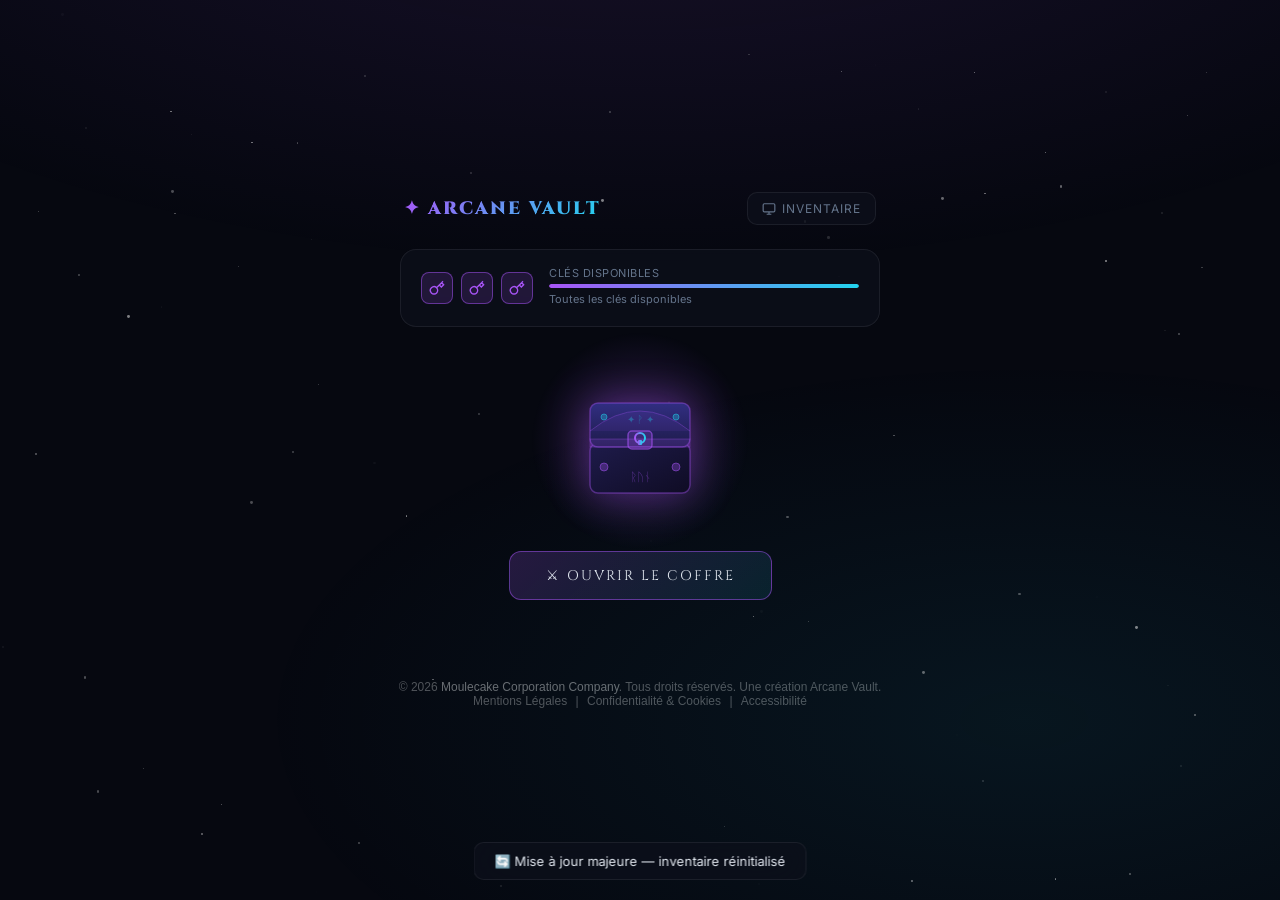
<file: Arcane Vault v1.4.html>
<!DOCTYPE html>
<html lang="fr">
<head>
<meta charset="UTF-8">
<meta name="viewport" content="width=device-width, initial-scale=1.0">
<title>Loot Box — Arcane Vault</title>
<link href="https://fonts.googleapis.com/css2?family=Cinzel:wght@400;600;900&family=Inter:wght@300;400;500;600&display=swap" rel="stylesheet">
<script src="data.js"></script>
<style>
:root {
  --bg: #060810;
  --surface: #0b0f1a;
  --glass: rgba(13,17,28,0.7);
  --border: rgba(255,255,255,0.07);
  --c-c: #94a3b8;
  --c-pc: #4ade80;
  --c-r: #22d3ee;
  --c-tr: #a855f7;
  --c-l: #f97316;
  --c-a: #e11d48;
  --text: #e2e8f0;
  --text-dim: #64748b;
  --radius: 16px;
  --t: 0.3s cubic-bezier(.4,0,.2,1);
}
*,*::before,*::after{box-sizing:border-box;margin:0;padding:0}
html,body{height:100%;overflow:hidden}
body{
  background:var(--bg);
  color:var(--text);
  font-family:'Inter',sans-serif;
  font-size:14px;
  display:flex;
  flex-direction:column;
  align-items:center;
  justify-content:center;
  min-height:100vh;
  overflow:hidden;
}
/* BG stars */
body::before{
  content:'';position:fixed;inset:0;
  background:
    radial-gradient(ellipse 80% 50% at 50% -20%,rgba(168,85,247,.12),transparent),
    radial-gradient(ellipse 60% 40% at 80% 80%,rgba(34,211,238,.07),transparent);
  pointer-events:none;z-index:0;
}
.stars{position:fixed;inset:0;pointer-events:none;z-index:0;}
.star{position:absolute;border-radius:50%;background:#fff;animation:twinkle var(--d,3s) ease-in-out infinite var(--delay,0s);}
@keyframes twinkle{0%,100%{opacity:.1;transform:scale(1)}50%{opacity:.7;transform:scale(1.3)}}

/* LAYOUT */
#app{position:relative;z-index:1;display:flex;flex-direction:column;align-items:center;gap:24px;width:100%;max-width:520px;padding:20px;}
/* HEADER */
header{display:flex;align-items:center;justify-content:space-between;width:100%;padding:0 4px;}
.logo{font-family:'Cinzel',serif;font-size:18px;font-weight:900;letter-spacing:2px;
  background:linear-gradient(135deg,#a855f7,#22d3ee);-webkit-background-clip:text;-webkit-text-fill-color:transparent;cursor:pointer;user-select:none;}
.header-right{display:flex;align-items:center;gap:10px;}
.inv-btn{background:var(--glass);border:1px solid var(--border);border-radius:10px;padding:8px 14px;
  color:var(--text-dim);cursor:pointer;font-size:12px;letter-spacing:1px;font-family:'Inter',sans-serif;
  display:flex;align-items:center;gap:6px;transition:var(--t);}
.inv-btn:hover{color:var(--text);border-color:rgba(168,85,247,.4);background:rgba(168,85,247,.1);}

/* KEYS PANEL */
.keys-panel{
  width:100%;background:var(--glass);border:1px solid var(--border);border-radius:var(--radius);
  padding:16px 20px;backdrop-filter:blur(20px);display:flex;align-items:center;gap:16px;
}
.keys-icons{display:flex;gap:8px;}
.key-icon{width:32px;height:32px;border-radius:8px;display:flex;align-items:center;justify-content:center;
  border:1px solid;transition:var(--t);}
.key-icon.active{background:rgba(168,85,247,.15);border-color:rgba(168,85,247,.5);color:#a855f7;}
.key-icon.inactive{background:rgba(255,255,255,.03);border-color:rgba(255,255,255,.07);color:var(--text-dim);}
.keys-info{flex:1;}
.keys-label{font-size:11px;color:var(--text-dim);letter-spacing:.5px;margin-bottom:4px;}
.timer-bar-wrap{height:4px;background:rgba(255,255,255,.06);border-radius:99px;overflow:hidden;}
.timer-bar{height:100%;background:linear-gradient(90deg,#a855f7,#22d3ee);border-radius:99px;transition:width 1s linear;}
.timer-text{font-size:11px;color:var(--text-dim);margin-top:4px;}

/* CHEST AREA */
.chest-area{position:relative;display:flex;flex-direction:column;align-items:center;gap:20px;width:100%;}
.chest-wrap{position:relative;display:flex;align-items:center;justify-content:center;width:180px;height:180px;}
.chest-glow{position:absolute;width:220px;height:220px;border-radius:50%;background:radial-gradient(circle,rgba(168,85,247,.25),transparent 70%);animation:breathe 3s ease-in-out infinite;pointer-events:none;}
@keyframes breathe{0%,100%{transform:scale(.9);opacity:.6}50%{transform:scale(1.1);opacity:1}}
#chest-svg{width:140px;height:140px;filter:drop-shadow(0 0 20px rgba(168,85,247,.4));cursor:pointer;transition:var(--t);}
#chest-svg.shake{animation:shake 1.5s cubic-bezier(.36,.07,.19,.97) both;}
@keyframes shake{
  0%,100%{transform:translateX(0) rotate(0)}
  10%{transform:translateX(-4px) rotate(-2deg)}
  20%{transform:translateX(4px) rotate(2deg)}
  30%{transform:translateX(-6px) rotate(-3deg)}
  40%{transform:translateX(6px) rotate(3deg)}
  50%{transform:translateX(-10px) rotate(-4deg)}
  60%{transform:translateX(10px) rotate(4deg)}
  70%{transform:translateX(-14px) rotate(-5deg)}
  80%{transform:translateX(14px) rotate(5deg)}
  90%{transform:translateX(-8px) rotate(-2deg)}
}
.open-btn{
  padding:14px 36px;border-radius:12px;border:1px solid rgba(168,85,247,.5);
  background:linear-gradient(135deg,rgba(168,85,247,.2),rgba(34,211,238,.1));
  color:var(--text);font-family:'Cinzel',serif;font-size:14px;letter-spacing:2px;
  cursor:pointer;transition:var(--t);position:relative;overflow:hidden;
}
.open-btn::before{content:'';position:absolute;inset:0;background:linear-gradient(135deg,rgba(168,85,247,.4),rgba(34,211,238,.2));opacity:0;transition:var(--t);}
.open-btn:hover::before{opacity:1;}
.open-btn:disabled{opacity:.35;cursor:not-allowed;pointer-events:none;}
.open-btn span{position:relative;z-index:1;}

/* FLASH */
#flash{position:fixed;inset:0;background:#fff;opacity:0;pointer-events:none;z-index:999;transition:opacity .1s;}

/* CARD REVEAL */
#card-area{width:100%;perspective:1000px;display:none;}
.card-flip{width:100%;transform-style:preserve-3d;transition:transform .7s cubic-bezier(.4,0,.2,1);transform:rotateY(90deg);}
.card-flip.flipped{transform:rotateY(0deg);}
.loot-card{
  width:100%;border-radius:var(--radius);padding:24px;
  background:var(--glass);backdrop-filter:blur(30px);
  border:1px solid var(--border);
  position:relative;overflow:hidden;
}
/* Rarity borders */
.loot-card.r-C{border-color:rgba(148,163,184,.3);box-shadow:0 0 20px rgba(148,163,184,.1);}
.loot-card.r-PC{border-color:rgba(74,222,128,.4);box-shadow:0 0 25px rgba(74,222,128,.15),inset 0 0 30px rgba(74,222,128,.05);}
.loot-card.r-R{border-color:rgba(34,211,238,.5);box-shadow:0 0 30px rgba(34,211,238,.2),inset 0 0 40px rgba(34,211,238,.08);}
.loot-card.r-TR{border-color:rgba(168,85,247,.7);box-shadow:0 0 40px rgba(168,85,247,.35),inset 0 0 60px rgba(168,85,247,.1);}
.loot-card.r-L{border-color:rgba(249,115,22,.8);box-shadow:0 0 60px rgba(249,115,22,.4),0 0 120px rgba(249,115,22,.2),inset 0 0 80px rgba(249,115,22,.1);}
/* Shimmer TR */
.loot-card.r-TR::before{content:'';position:absolute;inset:0;background:linear-gradient(105deg,transparent 40%,rgba(168,85,247,.12) 50%,transparent 60%);background-size:200% 100%;animation:shimmer 3s ease-in-out infinite;}
@keyframes shimmer{0%{background-position:200% 0}100%{background-position:-200% 0}}
/* Legendary fire */
.loot-card.r-L::before{content:'';position:absolute;inset:0;background:linear-gradient(105deg,transparent 35%,rgba(249,115,22,.18) 50%,rgba(251,191,36,.1) 55%,transparent 65%);background-size:300% 100%;animation:fire-shimmer 2s ease-in-out infinite;}
@keyframes fire-shimmer{0%{background-position:300% 0}100%{background-position:-300% 0}}
/* Particles L + A */
.particle{position:absolute;border-radius:50%;pointer-events:none;animation:float var(--d,4s) ease-in-out infinite var(--delay,0s);}
@keyframes float{0%{transform:translateY(0) translateX(0) scale(1);opacity:.8}50%{transform:translateY(-30px) translateX(var(--x,10px)) scale(1.3);opacity:.4}100%{transform:translateY(-60px) translateX(calc(var(--x,10px)*2)) scale(0);opacity:0}}
/* Artefact card */
.loot-card.r-A{
  border-color:rgba(225,29,72,.9);
  box-shadow:0 0 80px rgba(225,29,72,.5),0 0 160px rgba(225,29,72,.2),inset 0 0 100px rgba(225,29,72,.08);
  background:rgba(20,4,12,.85);
}
.loot-card.r-A::before{
  content:'';position:absolute;inset:0;
  background:linear-gradient(105deg,transparent 25%,rgba(225,29,72,.22) 40%,rgba(251,191,36,.15) 50%,rgba(168,85,247,.12) 60%,transparent 75%);
  background-size:400% 100%;animation:artefact-wave 1.8s linear infinite;
}
@keyframes artefact-wave{0%{background-position:400% 0}100%{background-position:-400% 0}}
.loot-card.r-A::after{
  content:'';position:absolute;inset:-1px;border-radius:var(--radius);
  background:linear-gradient(135deg,#fbbf24,#e11d48,#a855f7,#fbbf24);
  background-size:300% 300%;animation:border-burn 2s linear infinite;
  -webkit-mask:linear-gradient(#fff 0 0) content-box,linear-gradient(#fff 0 0);
  -webkit-mask-composite:xor;mask-composite:exclude;padding:1px;pointer-events:none;
}
@keyframes border-burn{0%{background-position:0% 50%}50%{background-position:100% 50%}100%{background-position:0% 50%}}
.card-name.artefact-glow{animation:artefact-pulse 1.2s ease-in-out infinite;}
@keyframes artefact-pulse{
  0%,100%{text-shadow:0 0 10px rgba(225,29,72,.6),0 0 20px rgba(225,29,72,.3)}
  50%{text-shadow:0 0 30px rgba(225,29,72,1),0 0 60px rgba(251,191,36,.7),0 0 100px rgba(168,85,247,.4)}
}
.rc-A{color:var(--c-a);}
/* Fragment chip */
.fragment-chip{
  display:inline-flex;align-items:center;gap:6px;padding:5px 10px;border-radius:8px;
  border:1px solid rgba(34,211,238,.3);background:rgba(34,211,238,.07);font-size:11px;color:var(--c-r);cursor:pointer;transition:var(--t);
}
.fragment-chip:hover{background:rgba(34,211,238,.15);}
/* Completion bar */
.completion-bar{padding:12px 20px;border-bottom:1px solid var(--border);}
.completion-label{font-size:11px;color:var(--text-dim);margin-bottom:6px;display:flex;justify-content:space-between;}
.completion-track{height:3px;background:rgba(255,255,255,.06);border-radius:99px;overflow:hidden;}
.completion-fill{height:100%;background:linear-gradient(90deg,#a855f7,#22d3ee);border-radius:99px;transition:width .5s ease;}
/* Recycle btn */
.recycle-btn{padding:3px 8px;border-radius:6px;border:1px solid rgba(34,211,238,.3);background:transparent;
  color:var(--c-r);font-size:10px;cursor:pointer;transition:var(--t);flex-shrink:0;}
.recycle-btn:hover{background:rgba(34,211,238,.1);}
/* Keys panel extra (fragments) */
.frag-info{font-size:11px;color:var(--text-dim);margin-top:4px;display:flex;align-items:center;gap:4px;}
.card-inner{position:relative;z-index:1;display:flex;flex-direction:column;gap:12px;}
.card-type-icon{width:48px;height:48px;border-radius:12px;display:flex;align-items:center;justify-content:center;background:rgba(255,255,255,.05);border:1px solid var(--border);}
.card-rarity{font-size:10px;letter-spacing:3px;font-weight:600;text-transform:uppercase;}
.card-name{font-family:'Cinzel',serif;font-size:22px;font-weight:700;line-height:1.2;}
.card-name.legendary-glow{animation:legendary-pulse 1.5s ease-in-out infinite;}
@keyframes legendary-pulse{0%,100%{text-shadow:0 0 10px rgba(249,115,22,.5)}50%{text-shadow:0 0 30px rgba(249,115,22,1),0 0 60px rgba(251,191,36,.5)}}
.card-type{font-size:12px;color:var(--text-dim);display:flex;align-items:center;gap:6px;}
.card-link{margin-top:4px;padding:10px 16px;border-radius:10px;border:1px solid var(--border);background:rgba(255,255,255,.04);
  color:var(--text-dim);font-size:12px;cursor:pointer;text-decoration:none;display:inline-flex;align-items:center;gap:6px;transition:var(--t);}
.card-link:hover{color:var(--text);border-color:rgba(255,255,255,.15);}
.again-btn{
  width:100%;padding:12px;border-radius:12px;border:1px solid var(--border);
  background:rgba(255,255,255,.04);color:var(--text-dim);font-family:'Inter',sans-serif;
  font-size:13px;cursor:pointer;transition:var(--t);margin-top:8px;
}
.again-btn:hover{background:rgba(255,255,255,.08);color:var(--text);}
/* RARITY COLORS */
.rc-C{color:var(--c-c);}
.rc-PC{color:var(--c-pc);}
.rc-R{color:var(--c-r);}
.rc-TR{color:var(--c-tr);}
.rc-L{color:var(--c-l);}

/* SIDEBAR */
#sidebar{
  position:fixed;top:0;right:-420px;width:380px;height:100vh;
  background:rgba(6,8,16,.97);border-left:1px solid var(--border);
  backdrop-filter:blur(40px);z-index:200;transition:right .4s cubic-bezier(.4,0,.2,1);
  display:flex;flex-direction:column;
}
#sidebar.open{right:0;}
.sidebar-header{padding:20px;border-bottom:1px solid var(--border);display:flex;align-items:center;justify-content:space-between;}
.sidebar-title{font-family:'Cinzel',serif;font-size:16px;font-weight:700;}
.close-btn{width:32px;height:32px;border-radius:8px;border:1px solid var(--border);background:rgba(255,255,255,.04);
  display:flex;align-items:center;justify-content:center;cursor:pointer;color:var(--text-dim);transition:var(--t);}
.close-btn:hover{color:var(--text);background:rgba(255,255,255,.08);}
.search-wrap{padding:12px 20px;border-bottom:1px solid var(--border);}
.search-input{width:100%;background:rgba(255,255,255,.05);border:1px solid var(--border);border-radius:10px;
  padding:9px 14px;color:var(--text);font-family:'Inter',sans-serif;font-size:13px;outline:none;transition:var(--t);}
.search-input:focus{border-color:rgba(168,85,247,.4);background:rgba(168,85,247,.05);}
.search-input::placeholder{color:var(--text-dim);}
.sidebar-tabs{display:flex;gap:4px;padding:12px 20px;border-bottom:1px solid var(--border);flex-wrap:wrap;}
.tab-btn{padding:5px 10px;border-radius:8px;border:1px solid var(--border);background:transparent;
  color:var(--text-dim);font-size:11px;cursor:pointer;transition:var(--t);font-family:'Inter',sans-serif;letter-spacing:.5px;}
.tab-btn.active,.tab-btn:hover{background:rgba(255,255,255,.07);color:var(--text);}
.inv-list{flex:1;overflow-y:auto;padding:12px 20px;display:flex;flex-direction:column;gap:6px;}
.inv-list::-webkit-scrollbar{width:4px;}
.inv-list::-webkit-scrollbar-track{background:transparent;}
.inv-list::-webkit-scrollbar-thumb{background:rgba(255,255,255,.1);border-radius:99px;}
.inv-item{padding:10px 14px;border-radius:10px;border:1px solid var(--border);background:rgba(255,255,255,.03);
  cursor:pointer;transition:var(--t);display:flex;align-items:center;gap:10px;}
.inv-item:hover{background:rgba(255,255,255,.07);border-color:rgba(255,255,255,.12);}
.inv-dot{width:6px;height:6px;border-radius:50%;flex-shrink:0;}
.inv-name{flex:1;font-size:13px;}
.inv-count{font-size:11px;color:var(--text-dim);font-weight:600;}
.inv-empty{text-align:center;color:var(--text-dim);padding:40px 20px;font-size:13px;line-height:1.8;}
.inv-stats{padding:12px 20px;border-top:1px solid var(--border);display:grid;grid-template-columns:repeat(6,1fr);gap:4px;}
.stat-chip{border-radius:8px;padding:6px 4px;text-align:center;border:1px solid var(--border);background:rgba(255,255,255,.02);}
.stat-num{font-size:14px;font-weight:700;display:block;}
.stat-lbl{font-size:9px;color:var(--text-dim);letter-spacing:.5px;}

/* SIDEBAR OVERLAY */
#overlay{position:fixed;inset:0;background:rgba(0,0,0,.5);z-index:199;display:none;}
#overlay.show{display:block;}

/* MJ PANEL */
#mj-panel{
  position:fixed;bottom:20px;left:20px;z-index:300;
  background:rgba(6,8,16,.95);border:1px solid rgba(249,115,22,.3);border-radius:var(--radius);
  padding:16px;width:220px;backdrop-filter:blur(30px);display:none;
}
#mj-panel.show{display:block;}
.mj-title{font-family:'Cinzel',serif;font-size:11px;color:var(--c-l);letter-spacing:2px;margin-bottom:12px;}
.mj-btn{width:100%;padding:9px;border-radius:8px;border:1px solid rgba(249,115,22,.3);background:rgba(249,115,22,.08);
  color:var(--c-l);font-size:12px;cursor:pointer;margin-bottom:6px;transition:var(--t);font-family:'Inter',sans-serif;}
.mj-btn:hover{background:rgba(249,115,22,.15);}
.mj-toggle{display:flex;align-items:center;justify-content:space-between;font-size:12px;color:var(--text-dim);padding:4px 0;}
.toggle-switch{position:relative;width:36px;height:20px;}
.toggle-switch input{opacity:0;width:0;height:0;}
.toggle-slider{position:absolute;inset:0;background:rgba(255,255,255,.1);border-radius:99px;cursor:pointer;transition:var(--t);}
.toggle-slider::before{content:'';position:absolute;width:14px;height:14px;left:3px;top:3px;background:#fff;border-radius:50%;transition:var(--t);}
.toggle-switch input:checked+.toggle-slider{background:var(--c-l);}
.toggle-switch input:checked+.toggle-slider::before{transform:translateX(16px);}

/* SECRET TRIGGER */
#secret-zone{position:fixed;bottom:8px;right:8px;width:24px;height:24px;z-index:500;cursor:pointer;opacity:0;}

/* MODAL */
#modal{position:fixed;inset:0;z-index:400;display:none;align-items:center;justify-content:center;background:rgba(0,0,0,.8);backdrop-filter:blur(8px);}
#modal.show{display:flex;}
.modal-box{background:var(--surface);border:1px solid var(--border);border-radius:var(--radius);padding:28px;width:300px;}
.modal-title{font-family:'Cinzel',serif;font-size:14px;margin-bottom:16px;color:var(--c-l);}
.modal-input{width:100%;background:rgba(255,255,255,.05);border:1px solid var(--border);border-radius:10px;
  padding:10px 14px;color:var(--text);font-size:16px;letter-spacing:4px;text-align:center;outline:none;font-family:'Inter',sans-serif;}
.modal-input:focus{border-color:rgba(249,115,22,.5);}
.modal-btns{display:flex;gap:8px;margin-top:14px;}
.modal-btn{flex:1;padding:10px;border-radius:10px;border:1px solid var(--border);background:rgba(255,255,255,.04);
  color:var(--text);font-size:13px;cursor:pointer;transition:var(--t);font-family:'Inter',sans-serif;}
.modal-btn.confirm{background:rgba(249,115,22,.15);border-color:rgba(249,115,22,.3);color:var(--c-l);}
.modal-btn:hover{background:rgba(255,255,255,.08);}
.modal-btn.confirm:hover{background:rgba(249,115,22,.25);}

/* TOAST */
#toast{position:fixed;bottom:20px;left:50%;transform:translateX(-50%) translateY(80px);
  background:var(--glass);border:1px solid var(--border);border-radius:10px;padding:10px 20px;
  font-size:13px;z-index:600;transition:transform .3s cubic-bezier(.4,0,.2,1);backdrop-filter:blur(20px);white-space:nowrap;}
#toast.show{transform:translateX(-50%) translateY(0);}

/* FOOTER */
/* Style du Footer */
.legal-footer {
    text-align: center;
    padding: 20px 10px;
    font-size: 0.75rem;
    color: rgba(255, 255, 255, 0.3);
    font-family: sans-serif;
    margin-top: 40px;
}
.legal-footer a {
    color: rgba(255, 255, 255, 0.4);
    text-decoration: none;
    transition: color 0.2s;
}
.legal-footer a:hover {
    color: var(--rarity-L, #ffaa00);
}
.legal-links span {
    cursor: pointer;
    margin: 0 5px;
    transition: color 0.2s;
}
.legal-links span:hover {
    color: rgba(255, 255, 255, 0.7);
}

/* Style de la Pop-up Juridique */
.legal-modal {
    position: fixed;
    top: 0;
    left: 0;
    width: 100vw;
    height: 100vh;
    background: rgba(0, 0, 0, 0.7);
    backdrop-filter: blur(8px);
    -webkit-backdrop-filter: blur(8px);
    display: flex;
    align-items: center;
    justify-content: center;
    z-index: 10000;
}
.legal-modal-content {
    background: rgba(20, 20, 25, 0.8);
    border: 1px solid rgba(255, 255, 255, 0.1);
    border-radius: 12px;
    padding: 25px;
    width: 90%;
    max-width: 500px;
    position: relative;
    box-shadow: 0 20px 40px rgba(0,0,0,0.5);
    color: rgba(255, 255, 255, 0.8);
    font-family: sans-serif;
}
.legal-modal-close {
    position: absolute;
    top: 15px;
    right: 15px;
    cursor: pointer;
    font-size: 1.2rem;
    color: rgba(255, 255, 255, 0.4);
    transition: color 0.2s;
}
.legal-modal-close:hover {
    color: white;
}


</style>
</head>
<body>

<div class="stars" id="stars"></div>
<div id="flash"></div>

<div id="app">
  <header>
    <div class="logo" id="logo-click">✦ ARCANE VAULT</div>
    <div class="header-right">
      <button class="inv-btn" onclick="openSidebar()">
        <svg width="14" height="14" viewBox="0 0 24 24" fill="none" stroke="currentColor" stroke-width="2"><rect x="2" y="3" width="20" height="14" rx="2"/><path d="M8 21h8M12 17v4"/></svg>
        INVENTAIRE
      </button>
    </div>
  </header>

  <div class="keys-panel">
    <div class="keys-icons" id="keys-icons"></div>
    <div class="keys-info">
      <div class="keys-label">CLÉS DISPONIBLES</div>
      <div class="timer-bar-wrap"><div class="timer-bar" id="timer-bar" style="width:0%"></div></div>
      <div class="timer-text" id="timer-text">—</div>
      <div class="frag-info" id="frag-info"></div>
    </div>
  </div>

  <div class="chest-area">
    <div id="chest-wrap" class="chest-wrap">
      <div class="chest-glow" id="chest-glow"></div>
      <svg id="chest-svg" viewBox="0 0 140 140" fill="none" xmlns="http://www.w3.org/2000/svg">
        <defs>
          <linearGradient id="cg1" x1="0" y1="0" x2="1" y2="1"><stop stop-color="#1e1b4b"/><stop offset="1" stop-color="#0f0c24"/></linearGradient>
          <linearGradient id="cg2" x1="0" y1="0" x2="0" y2="1"><stop stop-color="#312e81"/><stop offset="1" stop-color="#1e1b4b"/></linearGradient>
          <linearGradient id="cg3" x1="0" y1="0" x2="1" y2="0"><stop stop-color="#a855f7"/><stop offset="1" stop-color="#22d3ee"/></linearGradient>
        </defs>
        <!-- Base -->
        <rect x="20" y="72" width="100" height="50" rx="8" fill="url(#cg1)" stroke="rgba(168,85,247,0.4)" stroke-width="1.5"/>
        <!-- Lid -->
        <rect x="20" y="32" width="100" height="44" rx="8" fill="url(#cg2)" stroke="rgba(168,85,247,0.4)" stroke-width="1.5"/>
        <!-- Lid arch -->
        <path d="M20 60 Q70 20 120 60" fill="rgba(168,85,247,0.08)" stroke="rgba(168,85,247,0.3)" stroke-width="1"/>
        <!-- Band -->
        <rect x="20" y="68" width="100" height="8" fill="rgba(168,85,247,0.15)" stroke="rgba(168,85,247,0.3)" stroke-width="1"/>
        <!-- Lock -->
        <rect x="58" y="60" width="24" height="18" rx="4" fill="rgba(168,85,247,0.2)" stroke="rgba(168,85,247,0.6)" stroke-width="1.5"/>
        <circle cx="70" cy="67" r="5" fill="none" stroke="url(#cg3)" stroke-width="2"/>
        <rect x="68" y="69" width="4" height="5" rx="1" fill="url(#cg3)"/>
        <!-- Studs -->
        <circle cx="34" cy="96" r="4" fill="rgba(168,85,247,0.3)" stroke="rgba(168,85,247,0.5)" stroke-width="1"/>
        <circle cx="106" cy="96" r="4" fill="rgba(168,85,247,0.3)" stroke="rgba(168,85,247,0.5)" stroke-width="1"/>
        <circle cx="34" cy="46" r="3" fill="rgba(34,211,238,0.3)" stroke="rgba(34,211,238,0.5)" stroke-width="1"/>
        <circle cx="106" cy="46" r="3" fill="rgba(34,211,238,0.3)" stroke="rgba(34,211,238,0.5)" stroke-width="1"/>
        <!-- Runes -->
        <text x="70" y="110" text-anchor="middle" fill="rgba(168,85,247,0.4)" font-size="12" font-family="serif">ᚱᚢᚾ</text>
        <text x="70" y="52" text-anchor="middle" fill="rgba(34,211,238,0.35)" font-size="10" font-family="serif">✦ ᚹ ✦</text>
      </svg>
    </div>
    <button class="open-btn" id="open-btn" onclick="openChest()">
      <span>⚔ OUVRIR LE COFFRE</span>
    </button>
  </div>

  <div id="card-area">
    <div class="card-flip" id="card-flip">
      <div class="loot-card" id="loot-card">
        <div class="card-inner" id="card-inner"></div>
      </div>
    </div>
    <button class="again-btn" id="again-btn" onclick="resetToChest()">↩ Ouvrir un autre coffre</button>
  </div>
</div>

<!-- Sidebar -->
<div id="overlay" onclick="closeSidebar()"></div>
<div id="sidebar">
  <div class="sidebar-header">
    <span class="sidebar-title">✦ Inventaire</span>
    <button class="close-btn" onclick="closeSidebar()">✕</button>
  </div>
  <div class="completion-bar">
    <div class="completion-label">
      <span id="completion-text">Collection : 0 / 0</span>
      <span id="completion-pct">0%</span>
    </div>
    <div class="completion-track"><div class="completion-fill" id="completion-fill" style="width:0%"></div></div>
  </div>
  <div class="search-wrap">
    <input class="search-input" id="search-input" placeholder="Rechercher un objet…" oninput="renderInventory()">
  </div>
  <div class="sidebar-tabs" id="sidebar-tabs"></div>
  <div class="inv-list" id="inv-list"></div>
  <div class="inv-stats" id="inv-stats"></div>
</div>

<!-- Modal MJ -->
<div id="modal">
  <div class="modal-box">
    <div class="modal-title">⚿ CODE MAÎTRE</div>
    <input class="modal-input" id="mj-input" type="password" maxlength="4" placeholder="····" oninput="checkMJCode()">
    <div class="modal-btns">
      <button class="modal-btn" onclick="closeModal()">Annuler</button>
    </div>
  </div>
</div>

<!-- MJ Panel -->
<div id="mj-panel">
  <div class="mj-title">⚙ MODE MAÎTRE DU JEU</div>
  <button class="mj-btn" onclick="mjResetKeys()">⚿ Recharger les 3 Clés</button>
  <div class="mj-toggle">
    <span>Forcer Artefact</span>
    <label class="toggle-switch">
      <input type="checkbox" id="force-legendary" onchange="updateForceLegendary()">
      <span class="toggle-slider"></span>
    </label>
  </div>
</div>

<div id="secret-zone" id="secret-zone"></div>
<div id="toast"></div>


<!-- FOOTER JURIDIQUE DISCRET -->

<footer class="legal-footer">
    <p>© 2026 <a href="https://bolt.host" target="_blank">Moulecake Corporation Company</a>. Tous droits réservés. Une création Arcane Vault.</p>
    <div class="legal-links">
        <span onclick="openLegalModal('mentions')">Mentions Légales</span> | 
        <span onclick="openLegalModal('confidentialite')">Confidentialité & Cookies</span> | 
        <span onclick="openLegalModal('accessibilite')">Accessibilité</span>
    </div>
</footer>

<!-- MODALE JURIDIQUE UNIQUE -->
<div id="legal-modal" class="legal-modal" style="display: none;">
    <div class="legal-modal-content">
        <span class="legal-modal-close" onclick="closeLegalModal()">✕</span>
        <h3 id="legal-modal-title" style="margin-top: 0; color: var(--rarity-A, #ff4a4a);">Titre</h3>
        <div id="legal-modal-body" style="line-height: 1.6; font-size: 0.9rem; max-height: 60vh; overflow-y: auto;">
            Texte...
        </div>
    </div>
</div>

<script>
// ============================================================
// DEMO DATA — Remplacez par votre fichier data.js
// ============================================================


// ============================================================
// VERSIONING — Modifiez le chiffre AVANT le point pour reset total,
// le chiffre APRÈS pour reset des clés uniquement.
// ============================================================
const CURRENT_VERSION = "1.4";

// DROP RATES — C:40 | PC:25 | R:20 | TR:8 | L:5 | A:2
const DROP_RATES = { C:40, PC:25, R:20, TR:8, L:5, A:2 };
// Ordre de fallback si pool vide (du plus rare vers le plus commun)
const RARITY_FALLBACK = ['A','L','TR','R','PC','C'];

const MAX_KEYS = 3;
const REGEN_MS = 4 * 60 * 60 * 1000;
const FRAGS_PER_KEY = 5;
const LSKEY = 'arcane-vault';

// ============================================================
// WEB AUDIO API
// ============================================================
let audioCtx = null;
function getAudioCtx(){ if(!audioCtx) audioCtx = new (window.AudioContext||window.webkitAudioContext)(); return audioCtx; }

let shakeInterval = null;
function playClickSound(){
  // Tension croissante : clics de plus en plus rapides
  try{
    const ctx = getAudioCtx();
    let t = ctx.currentTime;
    let interval = 0.22;
    for(let i=0;i<8;i++){
      const o=ctx.createOscillator(), g=ctx.createGain();
      o.connect(g); g.connect(ctx.destination);
      o.type='square'; o.frequency.value=120+i*15;
      g.gain.setValueAtTime(0,t); g.gain.linearRampToValueAtTime(0.08,t+0.01); g.gain.linearRampToValueAtTime(0,t+0.05);
      o.start(t); o.stop(t+0.06);
      t += interval;
      interval = Math.max(0.06, interval*0.78);
    }
  }catch(e){}
}

function playImpactSound(){
  try{
    const ctx = getAudioCtx();
    const t = ctx.currentTime;
    // Sub-bass thump
    const o=ctx.createOscillator(), g=ctx.createGain();
    const dist=ctx.createWaveShaper();
    const curve=new Float32Array(256);
    for(let i=0;i<256;i++){ const x=i*2/256-1; curve[i]=x*(Math.PI+400)/(Math.PI+400*Math.abs(x)); }
    dist.curve=curve;
    o.connect(dist); dist.connect(g); g.connect(ctx.destination);
    o.type='sine'; o.frequency.setValueAtTime(80,t); o.frequency.exponentialRampToValueAtTime(20,t+0.4);
    g.gain.setValueAtTime(0.9,t); g.gain.exponentialRampToValueAtTime(0.001,t+0.4);
    o.start(t); o.stop(t+0.5);
    // Crack noise
    const buf=ctx.createBuffer(1,ctx.sampleRate*0.1,ctx.sampleRate);
    const d=buf.getChannelData(0);
    for(let i=0;i<d.length;i++) d[i]=(Math.random()*2-1);
    const src=ctx.createBufferSource(), gn=ctx.createGain();
    src.buffer=buf; gn.gain.setValueAtTime(0.4,t); gn.gain.exponentialRampToValueAtTime(0.001,t+0.08);
    src.connect(gn); gn.connect(ctx.destination);
    src.start(t);
  }catch(e){}
}

function playRevealSound(rarity){
  try{
    const ctx = getAudioCtx();
    let t = ctx.currentTime + 0.05;
    const isHighTier = rarity==='L'||rarity==='A';
    // Arpège ascendant, plus complexe pour L/A
    const scales = {
      C:[261,330,392], PC:[261,330,392,523], R:[293,370,440,587],
      TR:[311,415,523,622,830], L:[329,415,523,659,830,1046,1319], A:[277,370,466,587,740,932,1175,1480]
    };
    const notes = scales[rarity]||scales['C'];
    notes.forEach((freq,i)=>{
      const o=ctx.createOscillator(), g=ctx.createGain();
      o.connect(g); g.connect(ctx.destination);
      o.type = isHighTier ? 'sine' : 'triangle';
      o.frequency.value=freq;
      const delay = i*0.08*(isHighTier?0.9:1);
      g.gain.setValueAtTime(0,t+delay);
      g.gain.linearRampToValueAtTime(isHighTier?0.18:0.12,t+delay+0.02);
      g.gain.exponentialRampToValueAtTime(0.001,t+delay+(isHighTier?0.8:0.5));
      o.start(t+delay); o.stop(t+delay+(isHighTier?0.9:0.6));
    });
    // Pour A: harmonie supplémentaire
    if(rarity==='A'){
      setTimeout(()=>{
        try{
          const ctx2=getAudioCtx(), t2=ctx2.currentTime+0.1;
          [277,554,1108].forEach((f,i)=>{
            const o=ctx2.createOscillator(),g=ctx2.createGain();
            o.connect(g);g.connect(ctx2.destination);
            o.type='sine';o.frequency.value=f;
            g.gain.setValueAtTime(0,t2+i*0.1);
            g.gain.linearRampToValueAtTime(0.1,t2+i*0.1+0.03);
            g.gain.exponentialRampToValueAtTime(0.001,t2+i*0.1+1.2);
            o.start(t2+i*0.1);o.stop(t2+i*0.1+1.3);
          });
        }catch(e){}
      },400);
    }
  }catch(e){}
}

// ============================================================
// STATE
// ============================================================
let state = {
  version: CURRENT_VERSION,
  keys: MAX_KEYS,
  lastRegen: Date.now(),
  inventory: {},
  fragments: 0,
  forceLegendary: false,
  mjActive: false
};

function saveState(){ localStorage.setItem(LSKEY, JSON.stringify(state)); }

function loadState(){
  const raw = localStorage.getItem(LSKEY);
  if(!raw){ saveState(); return; }
  try{
    const saved = JSON.parse(raw);
    const sv = saved.version||'0.0';
    const [smaj,smin] = sv.split('.').map(Number);
    const [cmaj,cmin] = CURRENT_VERSION.split('.').map(Number);
    if(smaj !== cmaj){
      // RESET TOTAL
      state.keys=MAX_KEYS; state.lastRegen=Date.now();
      state.inventory={}; state.fragments=0;
      state.version=CURRENT_VERSION; saveState();
      setTimeout(()=>showToast('🔄 Mise à jour majeure — inventaire réinitialisé'),500);
    } else {
      state = Object.assign(state, saved);
      state.version = CURRENT_VERSION;
      if(smin !== cmin){
        // Reset clés uniquement, conserve inventaire
        state.keys=MAX_KEYS; state.lastRegen=Date.now();
        saveState();
        setTimeout(()=>showToast('⚿ Mise à jour — clés rechargées, inventaire conservé'),500);
      }
    }
  }catch(e){ saveState(); }
}

// ============================================================
// REGEN
// ============================================================
function processRegen(){
  const now = Date.now();
  const elapsed = now - state.lastRegen;
  const charges = Math.floor(elapsed / REGEN_MS);
  if(charges > 0 && state.keys < MAX_KEYS){
    state.keys = Math.min(MAX_KEYS, state.keys + charges);
    state.lastRegen += charges * REGEN_MS;
    if(state.keys >= MAX_KEYS) state.lastRegen = now;
    saveState();
  }
}

function updateTimer(){
  processRegen();
  const keysEl = document.getElementById('keys-icons');
  const bar = document.getElementById('timer-bar');
  const txt = document.getElementById('timer-text');
  const fragEl = document.getElementById('frag-info');

  // Draw keys (can exceed MAX_KEYS via fragments)
  keysEl.innerHTML='';
  const displayMax = Math.max(MAX_KEYS, state.keys);
  for(let i=0;i<displayMax;i++){
    const d=document.createElement('div');
    d.className='key-icon '+(i<state.keys?'active':'inactive');
    d.innerHTML=`<svg width="16" height="16" viewBox="0 0 24 24" fill="none" stroke="currentColor" stroke-width="2"><path d="M21 2l-2 2m-7.61 7.61a5.5 5.5 0 1 1-7.778 7.778 5.5 5.5 0 0 1 7.777-7.777zm0 0L15.5 7.5m0 0l3 3L22 7l-3-3m-3.5 3.5L19 4"/></svg>`;
    keysEl.appendChild(d);
  }

  // Timer
  if(state.keys >= MAX_KEYS){
    bar.style.width='100%';
    txt.textContent='Toutes les clés disponibles';
  } else {
    const elapsed = Date.now() - state.lastRegen;
    const remaining = REGEN_MS - elapsed;
    bar.style.width=Math.min(100,(elapsed/REGEN_MS)*100)+'%';
    const h=Math.floor(remaining/3600000);
    const m=Math.floor((remaining%3600000)/60000);
    const s=Math.floor((remaining%60000)/1000);
    txt.textContent=`Prochaine clé dans ${h}h ${m.toString().padStart(2,'0')}m ${s.toString().padStart(2,'0')}s`;
  }

  // Fragments
  fragEl.innerHTML = state.fragments>0
    ? `<svg width="10" height="10" viewBox="0 0 24 24" fill="var(--c-r)" style="flex-shrink:0"><polygon points="12 2 15.09 8.26 22 9.27 17 14.14 18.18 21.02 12 17.77 5.82 21.02 7 14.14 2 9.27 8.91 8.26 12 2"/></svg>
       <span style="color:var(--c-r)">${state.fragments}/${FRAGS_PER_KEY} fragments</span>`
    : '';
}

// ============================================================
// STARS
// ============================================================
function initStars(){
  const c=document.getElementById('stars');
  for(let i=0;i<80;i++){
    const s=document.createElement('div');
    s.className='star';
    const sz=Math.random()*2+1;
    s.style.cssText=`width:${sz}px;height:${sz}px;top:${Math.random()*100}%;left:${Math.random()*100}%;--d:${2+Math.random()*4}s;--delay:${-Math.random()*4}s;opacity:${Math.random()*.5}`;
    c.appendChild(s);
  }
}

// ============================================================
// RARITY TABLES
// ============================================================
const RARITY_LABELS = { C:'Commun', PC:'Peu Commun', R:'Rare', TR:'Très Rare', L:'Légendaire', A:'Artefact' };
const RARITY_COLORS = { C:'var(--c-c)', PC:'var(--c-pc)', R:'var(--c-r)', TR:'var(--c-tr)', L:'var(--c-l)', A:'var(--c-a)' };
const RARITY_DOTS   = { C:'#94a3b8', PC:'#4ade80', R:'#22d3ee', TR:'#a855f7', L:'#f97316', A:'#e11d48' };

function rollRarity(){
  const r=Math.random()*100; let cumul=0;
  for(const [k,v] of Object.entries(DROP_RATES)){ cumul+=v; if(r<=cumul) return k; }
  return 'C';
}

function rollLoot(rarity){
  // Fallback cascade si pool vide pour cette rareté
  const idx = RARITY_FALLBACK.indexOf(rarity);
  const candidates = idx>=0 ? RARITY_FALLBACK.slice(idx) : [rarity,'C'];
  for(const r of candidates){
    const pool = loots.filter(l=>l.split('|')[3]===r);
    if(pool.length) return pool[Math.floor(Math.random()*pool.length)];
  }
  return loots[Math.floor(Math.random()*loots.length)];
}

// ============================================================
// TYPE ICONS
// ============================================================
function typeIcon(type){
  const t=(type||'').toLowerCase();
  const icons={
    arme:`<svg width="24" height="24" viewBox="0 0 24 24" fill="none" stroke="currentColor" stroke-width="1.5"><path d="M14.5 2.5l7 7-11 11-4-4 11-11zM2 22l4-4M8 8l2 2"/></svg>`,
    armure:`<svg width="24" height="24" viewBox="0 0 24 24" fill="none" stroke="currentColor" stroke-width="1.5"><path d="M12 2L4 6v6c0 5.5 3.8 10.7 8 12 4.2-1.3 8-6.5 8-12V6l-8-4z"/></svg>`,
    anneau:`<svg width="24" height="24" viewBox="0 0 24 24" fill="none" stroke="currentColor" stroke-width="1.5"><circle cx="12" cy="12" r="8"/><circle cx="12" cy="12" r="3"/></svg>`,
    sceptre:`<svg width="24" height="24" viewBox="0 0 24 24" fill="none" stroke="currentColor" stroke-width="1.5"><path d="M12 2v20M8 6l4-4 4 4"/><circle cx="12" cy="6" r="3"/></svg>`,
    potion:`<svg width="24" height="24" viewBox="0 0 24 24" fill="none" stroke="currentColor" stroke-width="1.5"><path d="M9 3h6M10 3v4L6 12v7a2 2 0 002 2h8a2 2 0 002-2v-7l-4-5V3"/></svg>`,
    parchemin:`<svg width="24" height="24" viewBox="0 0 24 24" fill="none" stroke="currentColor" stroke-width="1.5"><path d="M6 2h12a2 2 0 012 2v16a2 2 0 01-2 2H6a2 2 0 01-2-2V4a2 2 0 012-2zM8 8h8M8 12h8M8 16h5"/></svg>`,
    default:`<svg width="24" height="24" viewBox="0 0 24 24" fill="none" stroke="currentColor" stroke-width="1.5"><path d="M12 2l3.09 6.26L22 9.27l-5 4.87 1.18 6.88L12 17.77l-6.18 3.25L7 14.14 2 9.27l6.91-1.01L12 2z"/></svg>`
  };
  for(const k of Object.keys(icons)){ if(t.includes(k)) return icons[k]; }
  return icons.default;
}

// ============================================================
// PARTICLES
// ============================================================
function createParticles(card, rarity){
  card.querySelectorAll('.particle').forEach(p=>p.remove());
  const palettes={
    L:['#f97316','#fbbf24','#fb923c','#fde68a'],
    A:['#e11d48','#fbbf24','#a855f7','#f43f5e','#fff']
  };
  const colors = palettes[rarity]||palettes['L'];
  const count = rarity==='A' ? 24 : 16;
  for(let i=0;i<count;i++){
    const p=document.createElement('div');
    p.className='particle';
    const sz=3+Math.random()*5;
    p.style.cssText=`width:${sz}px;height:${sz}px;background:${colors[Math.floor(Math.random()*colors.length)]};
      left:${Math.random()*100}%;bottom:${Math.random()*60}%;
      --d:${2+Math.random()*4}s;--delay:${-Math.random()*4}s;--x:${(Math.random()-.5)*50}px;opacity:.8`;
    card.appendChild(p);
  }
}

// ============================================================
// OPEN CHEST
// ============================================================
let isAnimating=false;
function openChest(){
  if(isAnimating||state.keys<=0) return;
  playClickSound();
  isAnimating=true;
  state.keys--;
  if(state.keys===MAX_KEYS-1) state.lastRegen=Date.now();
  saveState(); updateTimer();

  const btn=document.getElementById('open-btn');
  const chest=document.getElementById('chest-svg');
  const glow=document.getElementById('chest-glow');
  btn.disabled=true;
  chest.classList.add('shake');
  glow.style.animation='breathe 0.3s ease-in-out infinite';

  setTimeout(()=>{
    const flash=document.getElementById('flash');
    flash.style.opacity='1';
    if(navigator.vibrate) navigator.vibrate([80,30,120]);
    playImpactSound();

    setTimeout(()=>{
      flash.style.opacity='0';
      document.getElementById('chest-wrap').style.display='none';
      btn.style.display='none';

      const rarity = state.forceLegendary ? 'A' : rollRarity();
      if(state.forceLegendary){
        state.forceLegendary=false;
        document.getElementById('force-legendary').checked=false;
        saveState();
      }
      const lootStr=rollLoot(rarity);
      const [name,link,type,actualRarity] = lootStr.split('|');
      // Use actualRarity (handles fallback cascade correctly)
      const finalRarity = actualRarity || rarity;

      state.inventory[lootStr]=(state.inventory[lootStr]||0)+1;
      saveState();

      playRevealSound(finalRarity);
      buildCard(name,link,type,finalRarity);

      const ca=document.getElementById('card-area');
      ca.style.display='block';
      requestAnimationFrame(()=>requestAnimationFrame(()=>document.getElementById('card-flip').classList.add('flipped')));
      isAnimating=false;
    },130);
  },1500);
}

function buildCard(name,link,type,rarity){
  const card=document.getElementById('loot-card');
  card.className=`loot-card r-${rarity}`;
  const isHigh=rarity==='L'||rarity==='A';
  if(isHigh) createParticles(card,rarity);
  else card.querySelectorAll('.particle').forEach(p=>p.remove());

  const color=RARITY_COLORS[rarity];
  const icon=typeIcon(type);
  const nameClass=rarity==='A'?'artefact-glow':rarity==='L'?'legendary-glow':'';

  const linkHTML = (link && link !== '#')
    ? '<a class="card-link" href="' + link + '" target="_blank" rel="noopener">'
      + '<svg width="12" height="12" viewBox="0 0 24 24" fill="none" stroke="currentColor" stroke-width="2"><path d="M18 13v6a2 2 0 01-2 2H5a2 2 0 01-2-2V8a2 2 0 012-2h6M15 3h6v6M10 14L21 3"/></svg>'
      + 'Voir la fiche</a>'
    : '';
  document.getElementById('card-inner').innerHTML =
    '<div style="display:flex;align-items:center;gap:12px;">'
    + '<div class="card-type-icon" style="color:' + color + ';border-color:' + color + '33">' + icon + '</div>'
    + '<div>'
    + '<div class="card-rarity rc-' + rarity + '">' + (RARITY_LABELS[rarity]||rarity) + '</div>'
    + '<div class="card-type" style="margin-top:2px">'
    + '<svg width="10" height="10" viewBox="0 0 24 24" fill="currentColor" opacity=".5"><circle cx="12" cy="12" r="4"/></svg>' + type
    + '</div></div></div>'
    + '<div class="card-name ' + nameClass + '" style="color:' + color + '">' + name + '</div>'
    + linkHTML;
}

function resetToChest(){
  document.getElementById('card-area').style.display='none';
  document.getElementById('card-flip').classList.remove('flipped');
  document.getElementById('chest-wrap').style.display='flex';
  const btn=document.getElementById('open-btn');
  btn.style.display=''; btn.disabled=state.keys<=0;
  updateTimer();
}

// ============================================================
// INVENTORY SIDEBAR
// ============================================================
let activeTab='all';
function openSidebar(){ document.getElementById('sidebar').classList.add('open'); document.getElementById('overlay').classList.add('show'); renderInventory(); }
function closeSidebar(){ document.getElementById('sidebar').classList.remove('open'); document.getElementById('overlay').classList.remove('show'); }

function recycleByIndex(idx, e){ recycleItem(window._invKeys[idx], e); }
function recycleItem(lootKey, e){
  e.stopPropagation();
  if((state.inventory[lootKey]||0) < 2) return;
  state.inventory[lootKey]--;
  state.fragments++;
  // Convert fragments to keys (can exceed MAX_KEYS)
  if(state.fragments >= FRAGS_PER_KEY){
    state.fragments -= FRAGS_PER_KEY;
    state.keys++;
    saveState(); updateTimer();
    showToast('✨ Clé forgée depuis les fragments !');
    document.getElementById('open-btn').disabled=false;
  } else {
    saveState(); updateTimer();
    showToast(`♻ Fragment récupéré (${state.fragments}/${FRAGS_PER_KEY})`);
  }
  renderInventory();
}

function renderInventory(){
  const search=document.getElementById('search-input').value.toLowerCase();
  const entries=Object.entries(state.inventory).filter(([,c])=>c>0);

  // Completion bar
  const totalUnique=loots.length;
  const discovered=Object.keys(state.inventory).filter(k=>(state.inventory[k]||0)>0).length;
  const pct=totalUnique>0?Math.round(discovered/totalUnique*100):0;
  document.getElementById('completion-text').textContent=`Collection : ${discovered} / ${totalUnique} objets uniques`;
  document.getElementById('completion-pct').textContent=pct+'%';
  document.getElementById('completion-fill').style.width=pct+'%';

  // Tabs
  const tabs=document.getElementById('sidebar-tabs');
  const tabDefs=[['all','Tout'],['A','Artefact'],['L','Légendaire'],['TR','T. Rare'],['R','Rare'],['PC','P. Commun'],['C','Commun']];
  tabs.innerHTML=tabDefs.map(([k,l])=>`<button class="tab-btn ${activeTab===k?'active':''}" onclick="setTab('${k}')">${l}</button>`).join('');

  // Filter + sort
  const order={A:0,L:1,TR:2,R:3,PC:4,C:5};
  const filtered=entries
    .filter(([k])=>{ const [n,,,r]=k.split('|'); return (activeTab==='all'||r===activeTab)&&(!search||n.toLowerCase().includes(search)); })
    .sort(([a],[b])=>{ const ra=a.split('|')[3],rb=b.split('|')[3]; return (order[ra]??9)-(order[rb]??9); });

  const list=document.getElementById('inv-list');
  if(!filtered.length){
    list.innerHTML=`<div class="inv-empty">Aucun objet trouvé.<br><br>Ouvrez des coffres pour<br>remplir votre inventaire.</div>`;
  } else {
    // Store keys in a temp lookup so onclick can reference by index safely
    window._invKeys = filtered.map(([k])=>k);
    list.innerHTML=filtered.map(([k,cnt],idx)=>{
      const [n,lnk,,rar]=k.split('|');
      const extraHTML = cnt > 1
        ? '<span class="inv-count rc-' + rar + '">×' + cnt + '</span>'
          + '<button class="recycle-btn" onclick="recycleByIndex(' + idx + ',event)" title="Recycler un doublon">♻</button>'
        : '';
      return '<div class="inv-item" onclick="window.open(\'' + lnk.replace(/'/g,"\\'") + '\',\'_blank\')">'
        + '<div class="inv-dot" style="background:' + (RARITY_DOTS[rar]||'#666') + '"></div>'
        + '<span class="inv-name">' + n + '</span>'
        + extraHTML
        + '</div>';
    }).join('');
  }

  // Stats
  const stats={A:0,L:0,TR:0,R:0,PC:0,C:0};
  Object.keys(state.inventory).filter(k=>state.inventory[k]>0).forEach(k=>{ const r=k.split('|')[3]; if(stats[r]!==undefined) stats[r]++; });
  document.getElementById('inv-stats').innerHTML=Object.entries(stats).map(([k,v])=>`
    <div class="stat-chip"><span class="stat-num rc-${k}">${v}</span><span class="stat-lbl">${k}</span></div>`).join('');
}

function setTab(t){ activeTab=t; renderInventory(); }

// ============================================================
// MJ / SECRET
// ============================================================
function openMJModal(){
  document.getElementById('modal').classList.add('show');
  document.getElementById('mj-input').value='';
  document.getElementById('mj-input').focus();
}
let logoClicks=0, logoTimer=null;
document.getElementById('logo-click').addEventListener('click',()=>{
  logoClicks++;
  clearTimeout(logoTimer);
  logoTimer=setTimeout(()=>logoClicks=0,1500);
  if(logoClicks>=5){ logoClicks=0; openMJModal(); }
});
let invBtnClicks=0, invBtnTimer=null;
document.querySelector('.inv-btn').addEventListener('click',()=>{
  invBtnClicks++;
  clearTimeout(invBtnTimer);
  invBtnTimer=setTimeout(()=>invBtnClicks=0,1500);
  if(invBtnClicks>=5){ invBtnClicks=0; openMJModal(); return; }
  openSidebar();
},{capture:true});
document.getElementById('secret-zone').addEventListener('click',openMJModal);

function checkMJCode(){
  const v=document.getElementById('mj-input').value;
  if(v.length===4){
    if(v==='8416'){
      closeModal(); state.mjActive=true;
      document.getElementById('mj-panel').classList.add('show');
      document.getElementById('force-legendary').checked=state.forceLegendary;
      showToast('⚙ Mode Maître du Jeu activé');
    } else {
      document.getElementById('mj-input').value='';
      document.getElementById('mj-input').style.borderColor='rgba(239,68,68,.5)';
      setTimeout(()=>document.getElementById('mj-input').style.borderColor='',800);
    }
  }
}
function closeModal(){ document.getElementById('modal').classList.remove('show'); }
function mjResetKeys(){ state.keys=MAX_KEYS; state.lastRegen=Date.now(); saveState(); updateTimer(); document.getElementById('open-btn').disabled=false; showToast('⚿ Clés rechargées !'); }
function updateForceLegendary(){ state.forceLegendary=document.getElementById('force-legendary').checked; saveState(); showToast(state.forceLegendary?'☆ Prochain drop : ARTEFACT forcé':'Drop aléatoire rétabli'); }

// ============================================================
// TOAST
// ============================================================
let toastTimer=null;
function showToast(msg){
  const t=document.getElementById('toast');
  t.textContent=msg; t.classList.add('show');
  clearTimeout(toastTimer);
  toastTimer=setTimeout(()=>t.classList.remove('show'),2800);
}

document.addEventListener('keydown',e=>{ if(e.key==='Escape') closeModal(); });

// ============================================================
// INIT
// ============================================================
loadState();
processRegen();
initStars();
updateTimer();
setInterval(updateTimer,1000);
document.getElementById('open-btn').disabled=state.keys<=0;
document.getElementById('card-area').style.display='none';
document.getElementById('chest-wrap').style.display='flex';


<!-- FOOTER TEXTES ET LOGIQUE JURIDIQUE -->
const LEGAL_TEXTS = {
    mentions: {
        title: "Mentions Légales",
        body: "<p>L'application <strong>Arcane Vault</strong> est un outil de simulation de tirages pour jeux de rôle sur table éditée à des fins ludiques par <strong>Moulecake Corporation Company</strong>.</p><p><strong>Hébergement :</strong> Ce site est propulsé de manière statique et gratuite via l'infrastructure globale de GitHub Pages (GitHub, Inc.).</p><p><strong>Propriété :</strong> Les contenus de règles et fiches d'objets magiques restent la propriété exclusive de leurs auteurs respectifs (Wizards of the Coast / AideDD).</p>"
    },
    confidentialite: {
        title: "Confidentialité & Cookies",
        body: "<p>Chez Moulecake Corp, on respecte vos données. Cette application n'utilise <strong>aucun cookie publicitaire ou traceur tiers</strong>.</p><p><strong>Utilisation du localStorage :</strong> L'application utilise exclusivement la mémoire locale de votre propre navigateur (localStorage) pour enregistrer de manière totalement autonome votre progression de jeu : votre inventaire de JDR, vos fragments de clé accumulés ainsi que le calcul du temps de recharge de vos lancers. <strong>Aucune donnée n'est collectée ou transmise à travers internet.</strong></p>"
    },
    accessibilite: {
        title: "Accessibilité",
        body: "<p>L'interface de l'Arcane Vault a été optimisée avec un design sombre à fort contraste pour limiter la fatigue oculaire lors des sessions nocturnes de jeu de rôle sur table.</p><p>Le système intègre l'API Web Vibration du navigateur pour donner un retour physique haptique sur les appareils mobiles compatibles lors de la cinématique d'impact du coffre.</p>"
    }
};

function openLegalModal(type) {
    const modal = document.getElementById('legal-modal');
    const title = document.getElementById('legal-modal-title');
    const body = document.getElementById('legal-modal-body');
    
    if (modal && title && body && LEGAL_TEXTS[type]) {
        title.innerHTML = LEGAL_TEXTS[type].title;
        body.innerHTML = LEGAL_TEXTS[type].body;
        modal.style.display = 'flex';
    }
}

function closeLegalModal() {
    const modal = document.getElementById('legal-modal');
    if (modal) modal.style.display = 'none';
}

// Fermer la modale si on clique à côté de la boîte de dialogue
window.addEventListener('click', function(e) {
    const modal = document.getElementById('legal-modal');
    if (e.target === modal) closeLegalModal();
});

</script>
</body>
</html>
</file>
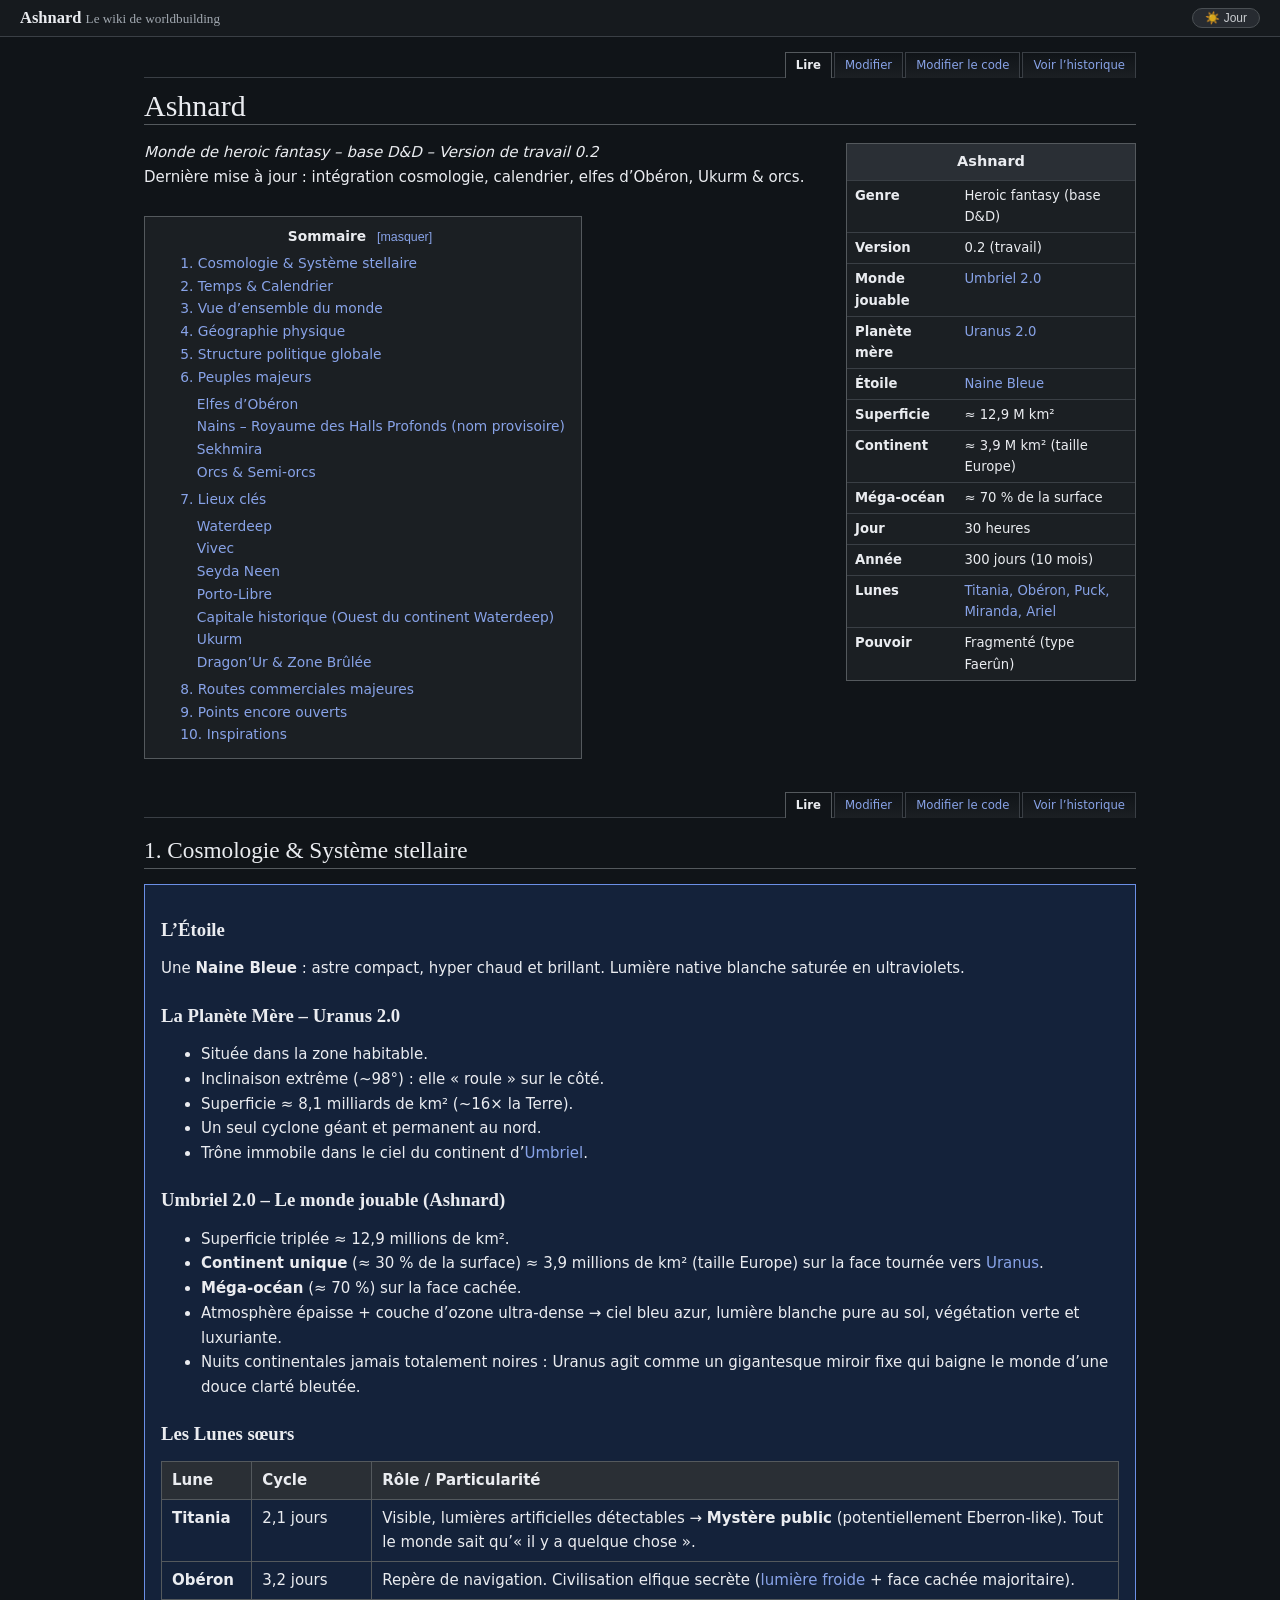
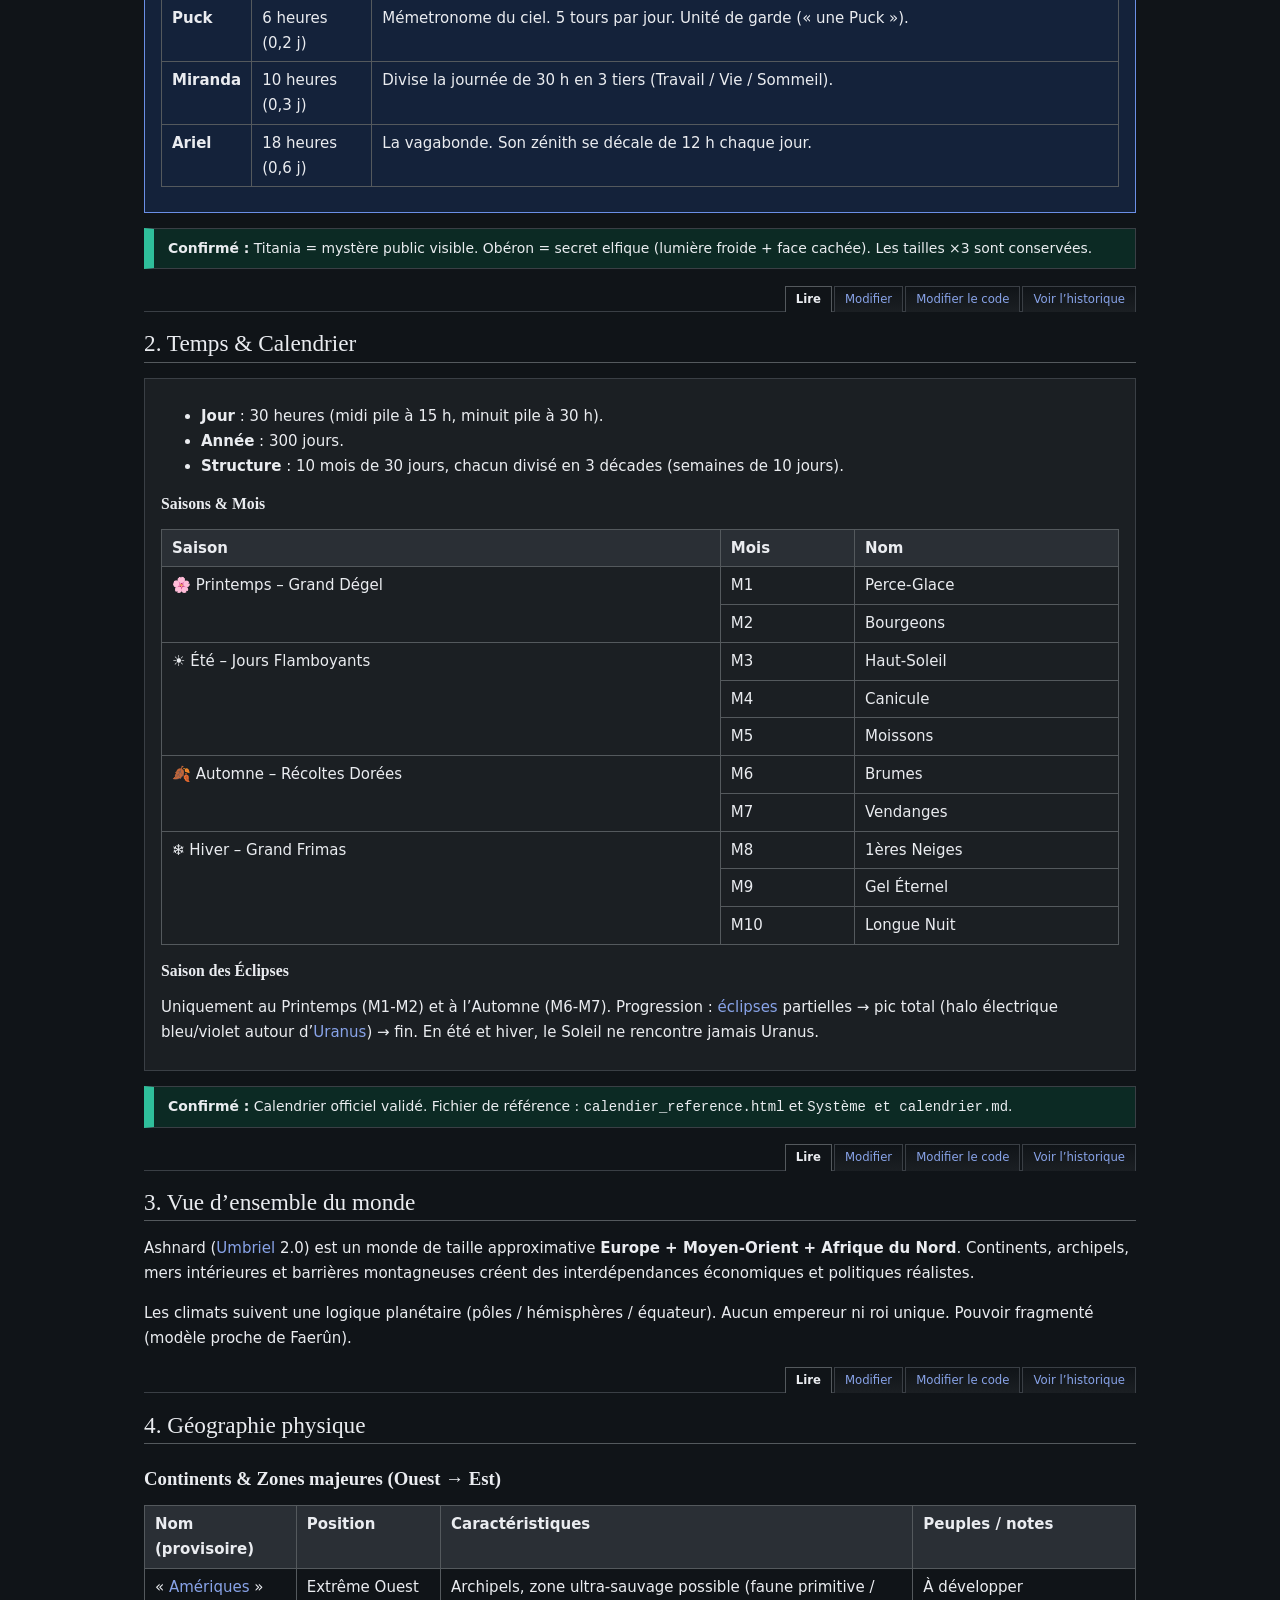
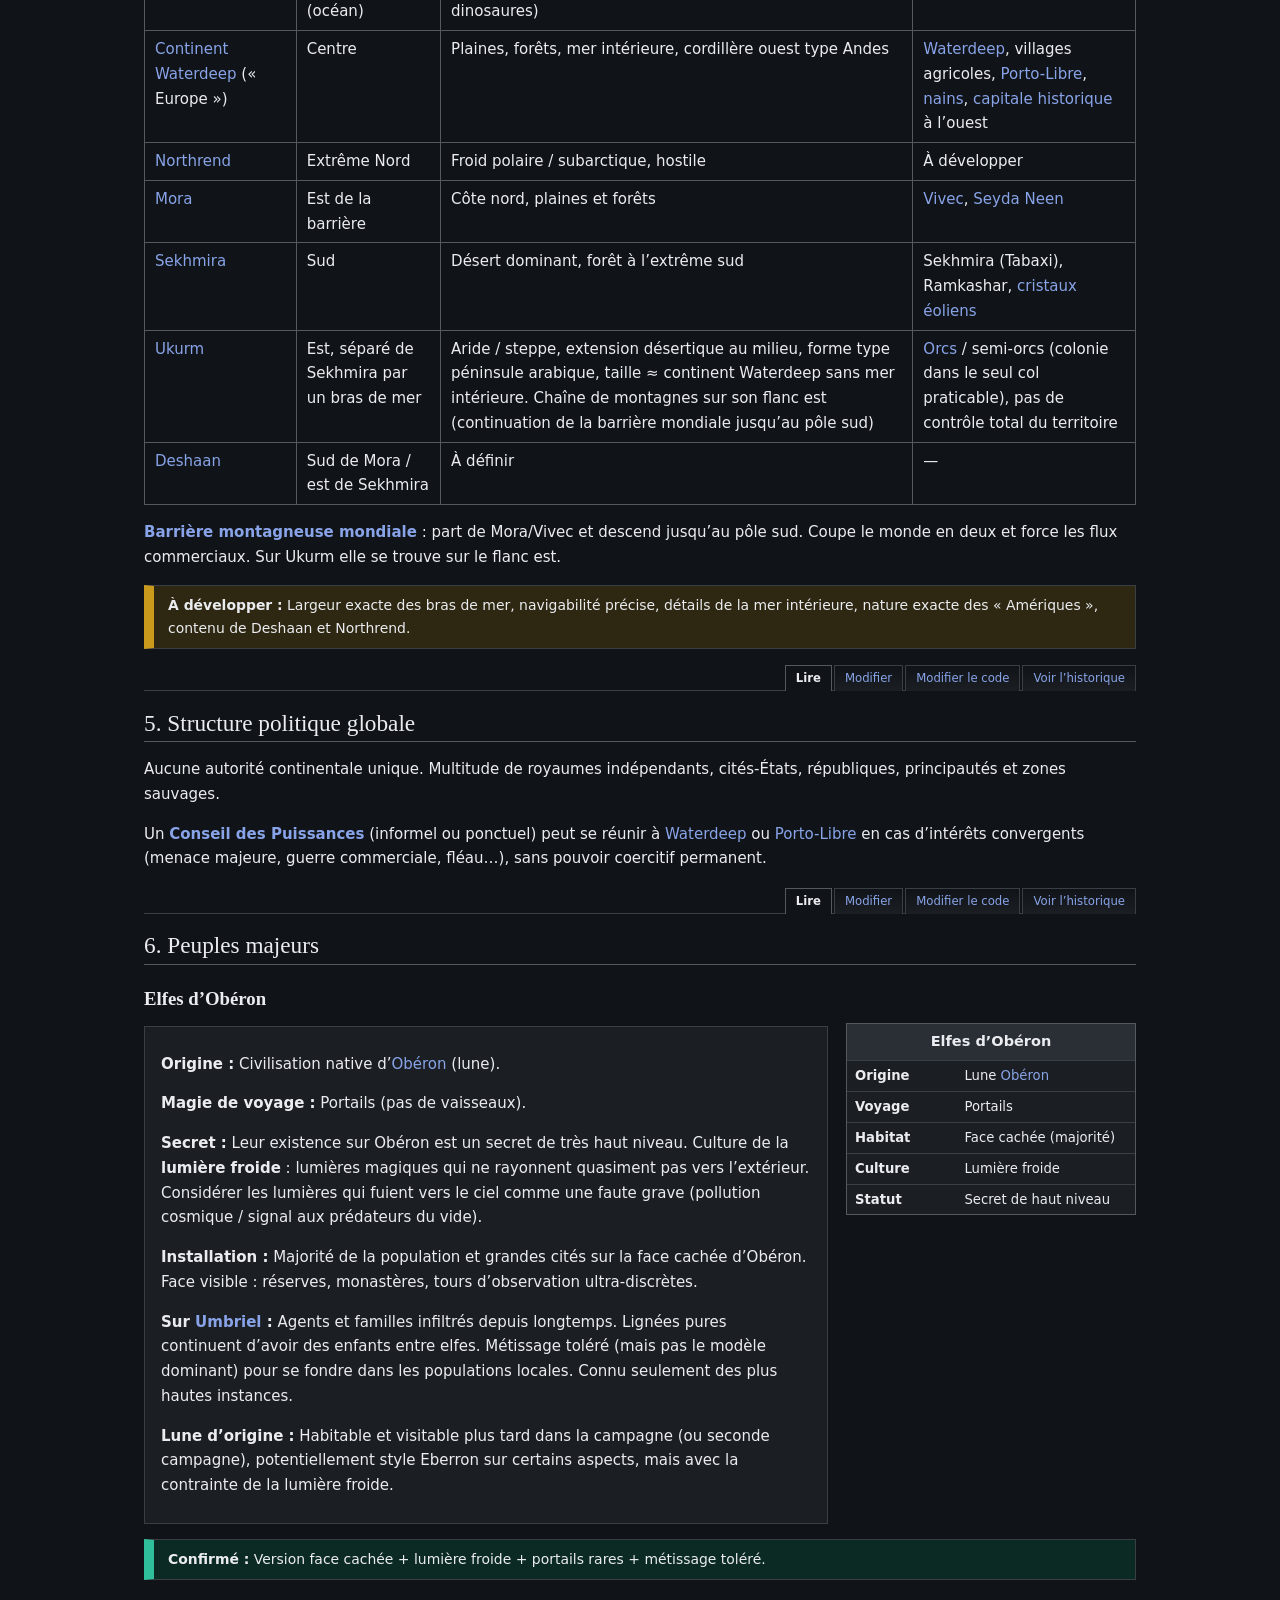
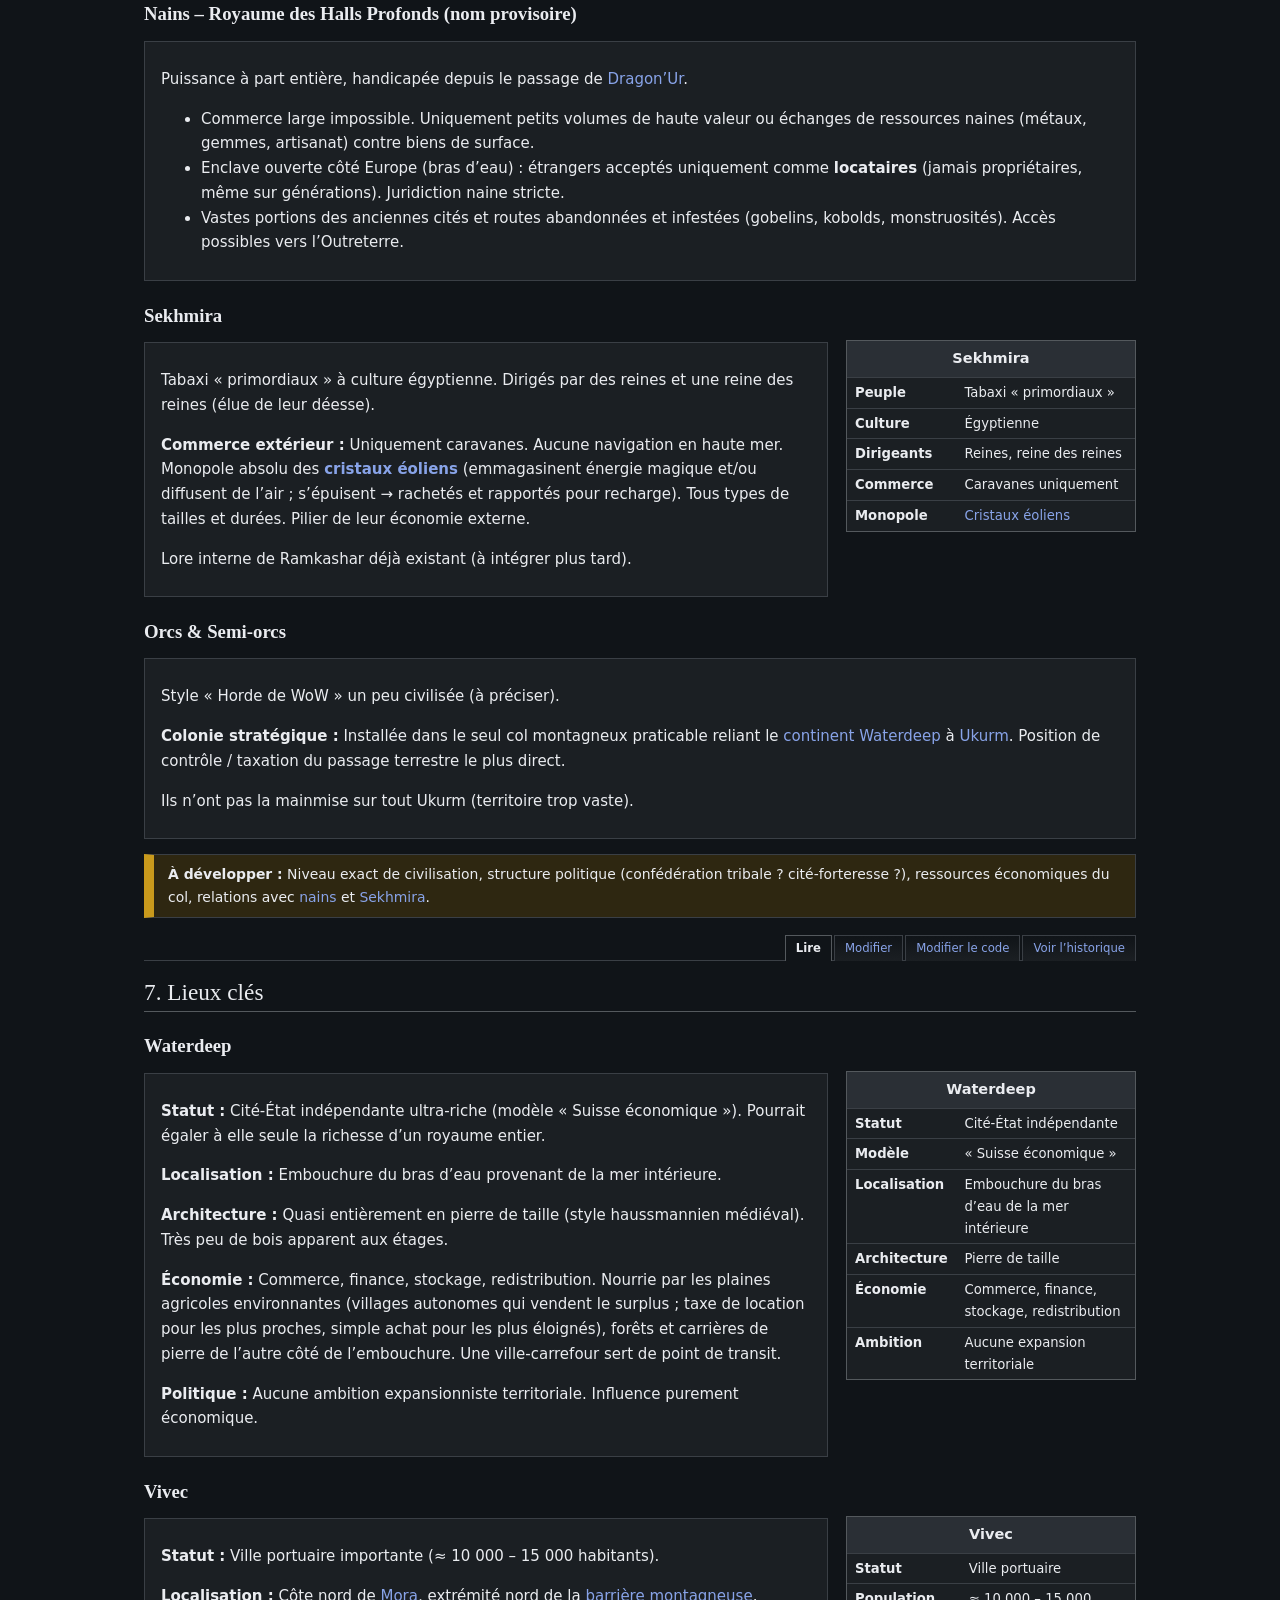
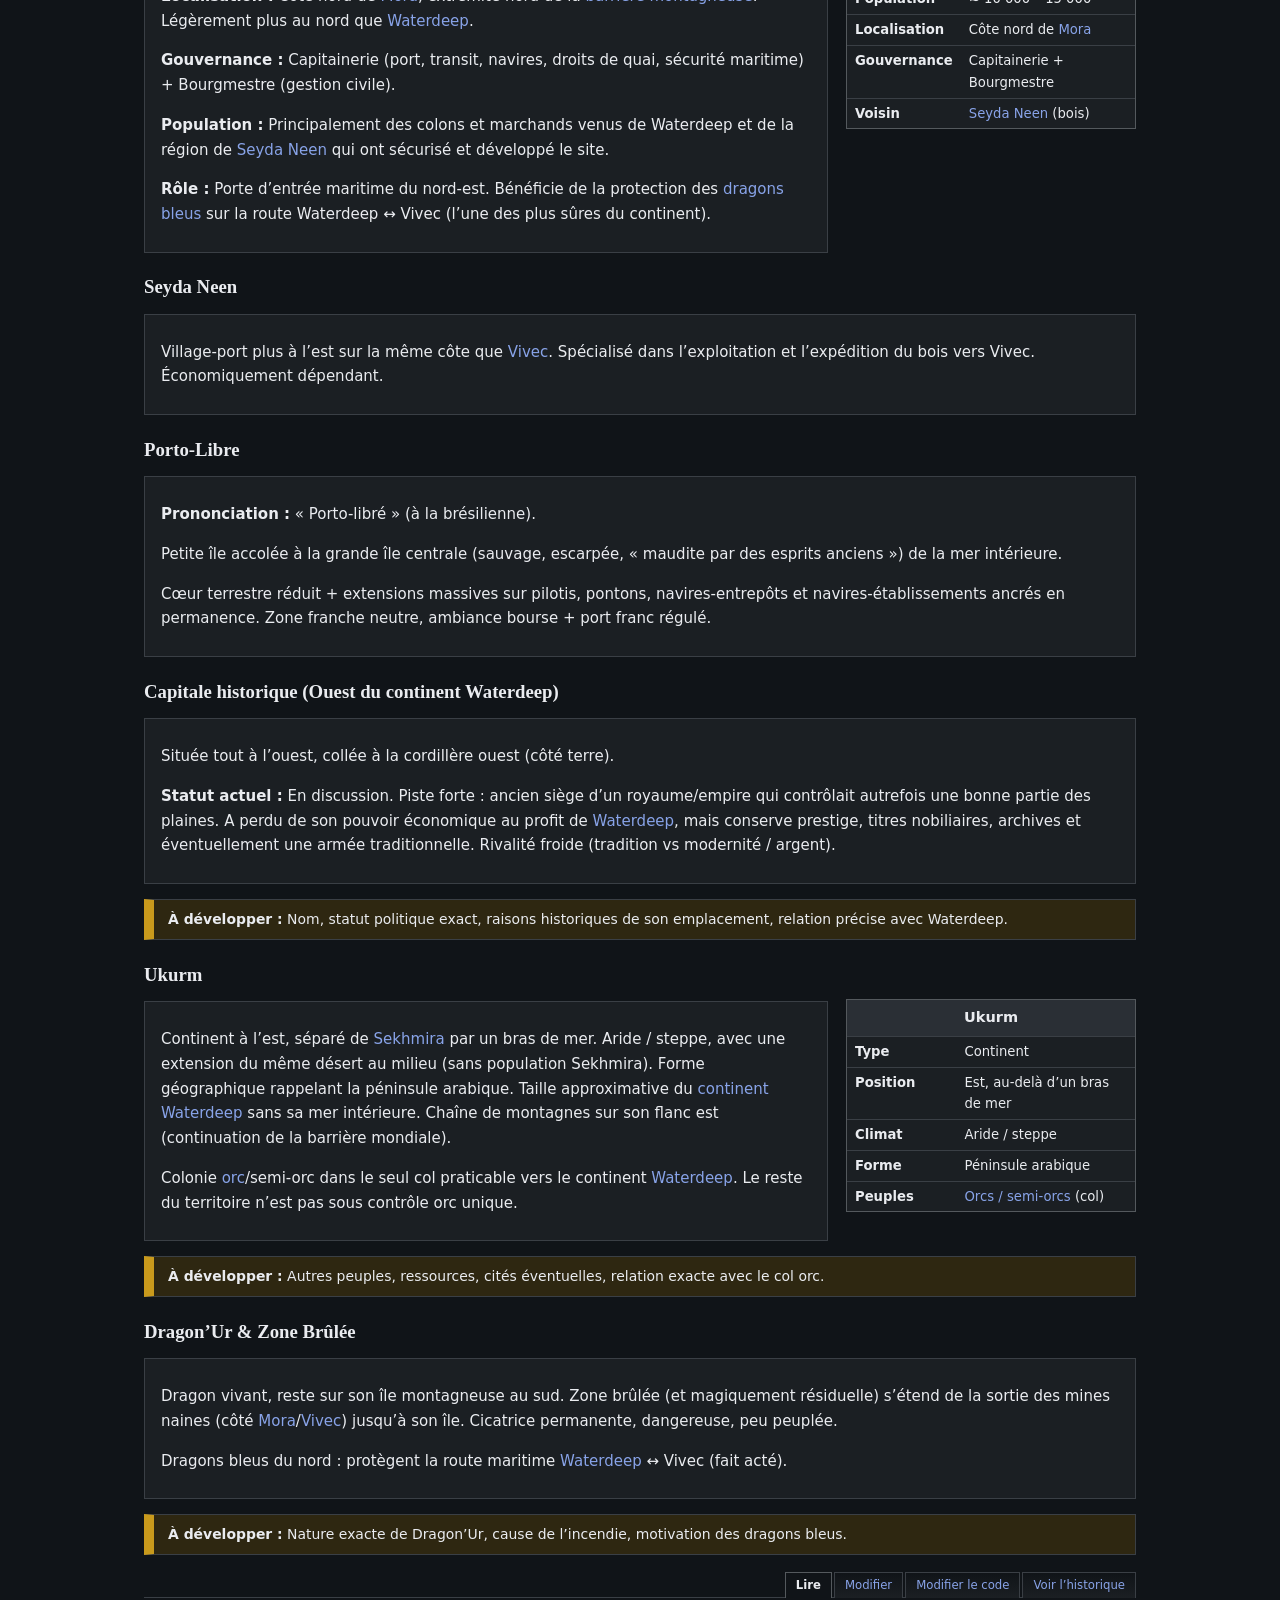
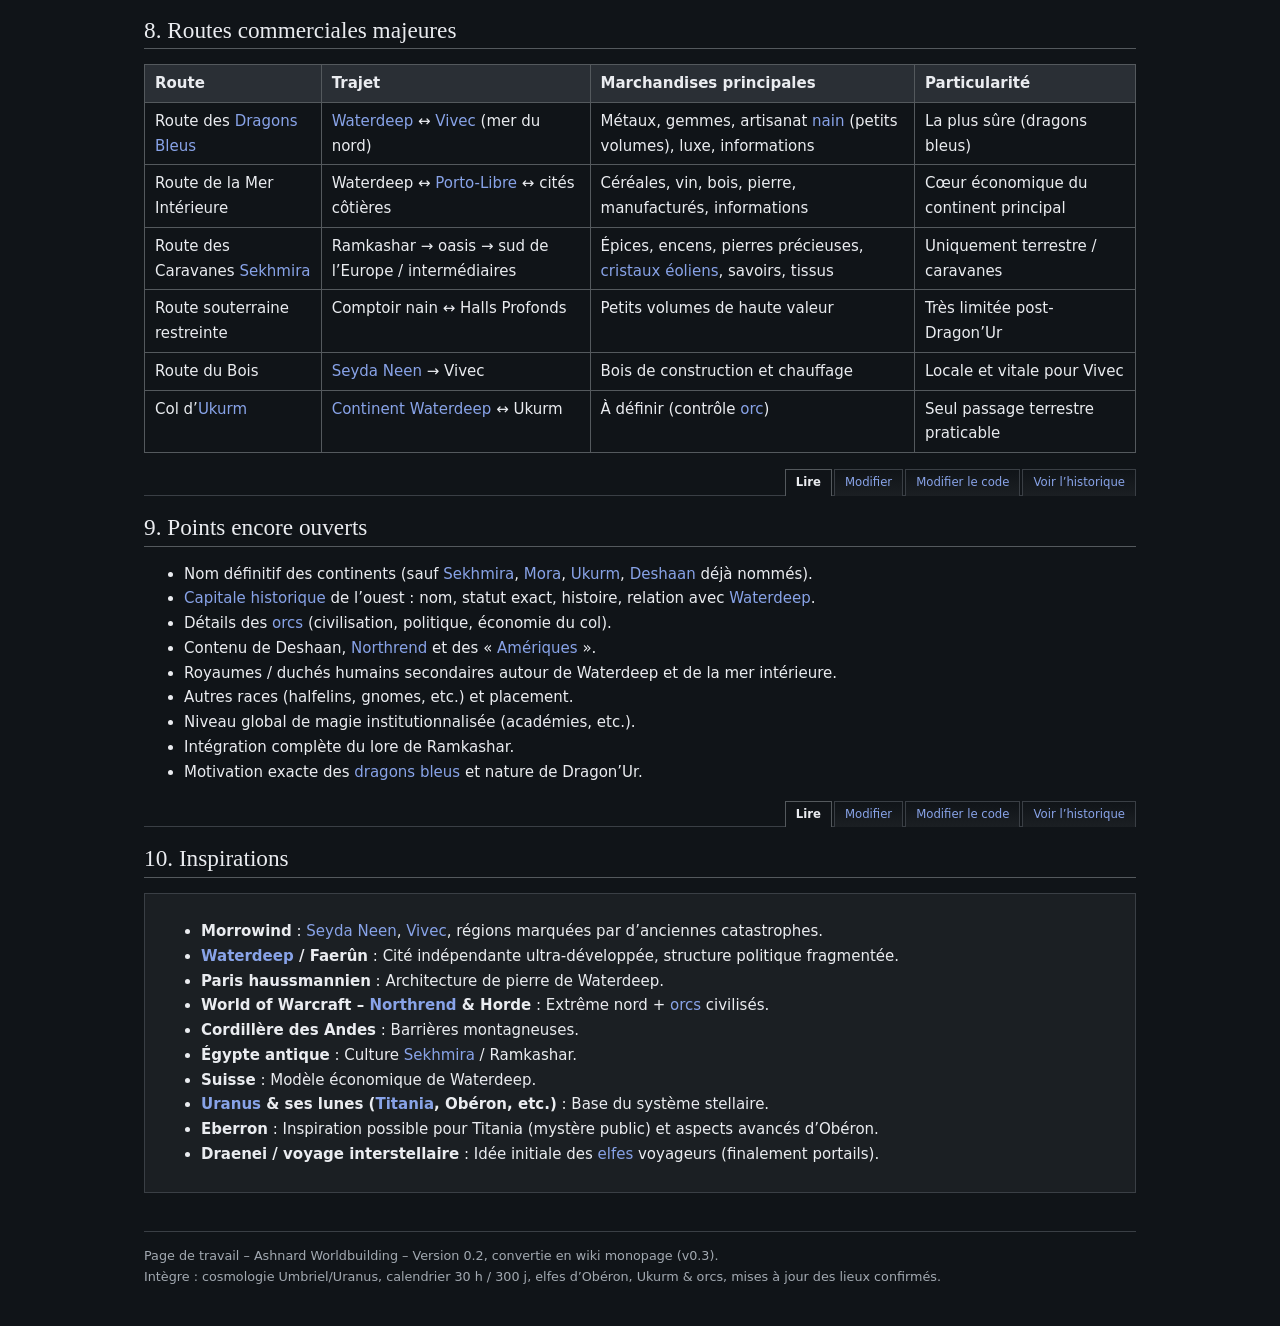
<file: ashnard/ashnard_wiki_v0.2.html>
<!DOCTYPE html>
<html lang="fr" data-theme="day">
<head>
<meta charset="UTF-8">
<meta name="viewport" content="width=device-width, initial-scale=1">
<title>Ashnard – Wiki de Worldbuilding (Version 0.3)</title>
<!-- 
  @LLM-INSTRUCTIONS:
  - Ce fichier est optimisé pour la lecture chirurgicale et l'économie de tokens.
  - Pour toute recherche ou lecture : pour cibler l'information utilise les balises <!-- @SECTION-START: NOM --> 
<!--
  - Pour toute édition ou modification : NE RÉÉCRIS PAS l'intégralité du fichier. isole tes modifications entre <!-- @MODIF-START --> <!-- @MODIF-END -->
<!--
  - Pour toute nouvelle création créer, si besoin, les balises <!-- @SECTION-START: NOM -->  <!-- @SECTION-END -->

<!-- .claude TODO: ajouter un scroll-spy sur le sommaire (surlignage de la section courante) -->
<style>
/* @SECTION: THEME_VARIABLES */
:root{--bg:#fff;--bg2:#f8f9fa;--bg3:#eaecf0;--fg:#202122;--fg2:#54595d;--link:#0645ad;--link-h:#3366cc;--bd:#a2a9b1;--bd2:#c8ccd1;--ok:#d5fdf4;--ok-b:#14866d;--todo:#fef6e7;--todo-b:#fc3;--cosmo:#eaf3ff;--cosmo-b:#36c;--hdr:#f6f6f6}
[data-theme=night]{color-scheme:dark;--bg:#101418;--bg2:#1b1f23;--bg3:#2a2f35;--fg:#eaecf0;--fg2:#a2a9b1;--link:#88a3e8;--link-h:#a9bff2;--bd:#54595d;--bd2:#3a3f45;--ok:#0c2a24;--ok-b:#2fbf9b;--todo:#2e2711;--todo-b:#c99a1c;--cosmo:#14223a;--cosmo-b:#6b8fe6;--hdr:#161a1e}
/* @SECTION: BASE */
*{box-sizing:border-box}
body{margin:0;background:var(--bg);color:var(--fg);font:15px/1.65 system-ui,-apple-system,"Segoe UI",sans-serif;transition:background .2s,color .2s}
a{color:var(--link);text-decoration:none}a:hover{color:var(--link-h);text-decoration:underline}
#topbar{display:flex;justify-content:space-between;align-items:center;padding:8px 20px;background:var(--hdr);border-bottom:1px solid var(--bd2);position:sticky;top:0;z-index:5}
.logo{font:700 1.1em Georgia,"Linux Libertine",serif}.logo span{color:var(--fg2);font-weight:400;font-size:.8em}
#themeBtn{background:var(--bg3);color:var(--fg);border:1px solid var(--bd);border-radius:14px;padding:2px 12px;font-size:.8em;cursor:pointer;opacity:.85}
#themeBtn:hover{opacity:1}
#contenu{max-width:1040px;margin:0 auto;padding:10px 24px 40px}
/* @SECTION: TITRES_ET_TEXTE */
h1,h2,h3,h4{font-family:Georgia,"Linux Libertine","Times New Roman",serif;font-weight:400;line-height:1.25;scroll-margin-top:60px}
h1{font-size:2em;border-bottom:1px solid var(--bd);margin:.3em 0 .4em}
h2{font-size:1.55em;border-bottom:1px solid var(--bd);margin:1.2em 0 .6em;padding-bottom:.15em}
h3{font-size:1.25em;font-weight:700;margin:1.2em 0 .4em}h4{font-size:1.05em;font-weight:700;margin:1em 0 .3em}
hr{border:0;border-top:1px solid var(--bd2)}
/* @SECTION: ONGLETS_WIKIPEDIA */
.wtabs{display:flex;justify-content:flex-end;gap:2px;margin:1.4em 0 -.9em;font-size:.78em;border-bottom:1px solid var(--bd2)}
.wtabs a{padding:3px 10px;background:linear-gradient(var(--bg),var(--bg2));border:1px solid var(--bd2);border-bottom:0;margin-bottom:-1px}
.wtabs a.on{background:var(--bg);color:var(--fg);font-weight:700;border-color:var(--bd)}
.wtabs.page{margin:.4em 0 .6em}
/* @SECTION: SOMMAIRE */
.toc{display:inline-block;min-width:260px;background:var(--bg2);border:1px solid var(--bd);padding:8px 16px;margin:.8em 0 1.2em;font-size:.92em}
.toc>div{text-align:center;font-weight:700}.toc>div button{background:none;border:0;color:var(--link);cursor:pointer;font-size:.9em}
.toc ul{margin:.3em 0;padding-left:1.4em;list-style:none}.toc ul ul{padding-left:1.2em}.toc.hide>ul{display:none}
/* @SECTION: INFOBOX */
.infobox{float:right;clear:right;width:290px;margin:.4em 0 1em 1.4em;background:var(--bg2);border:1px solid var(--bd);font-size:.88em}
.ib-title{background:var(--bg3);text-align:center;font-weight:700;padding:6px;font-size:1.1em}
.infobox table{border:0;margin:0}.infobox th,.infobox td{border:0;border-top:1px solid var(--bd2);padding:4px 8px;vertical-align:top}
.infobox th{width:38%;background:transparent;text-align:left}
/* @SECTION: TABLEAUX_ET_BOITES */
table{border-collapse:collapse;width:100%;margin:1em 0}
th,td{border:1px solid var(--bd);padding:6px 10px;text-align:left;vertical-align:top}th{background:var(--bg3)}
.box,.cosmo,.inspiration{border:1px solid var(--bd2);background:var(--bg2);padding:10px 16px;margin:1em 0;overflow:hidden}
.cosmo{background:var(--cosmo);border-color:var(--cosmo-b)}
.todo,.confirmed{padding:8px 14px;margin:1em 0;border:1px solid var(--bd2);border-left:10px solid;font-size:.93em;clear:both}
.todo{background:var(--todo);border-left-color:var(--todo-b)}.confirmed{background:var(--ok);border-left-color:var(--ok-b)}
tr:target td,p:target,h3:target,h4:target{background:var(--todo)}
/* @SECTION: DIALOGUE_EDITION */
dialog{background:var(--bg);color:var(--fg);border:1px solid var(--bd);border-radius:4px;width:min(760px,92vw);padding:16px}
dialog::backdrop{background:#0008}dialog textarea{width:100%;height:320px;background:var(--bg2);color:var(--fg);border:1px solid var(--bd);font:13px/1.5 ui-monospace,Consolas,monospace;padding:8px}
dialog button{padding:4px 14px;margin:8px 6px 0 0;cursor:pointer}dialog ul{padding-left:1.2em}
#toast{position:fixed;bottom:20px;left:50%;transform:translateX(-50%);background:var(--fg);color:var(--bg);padding:8px 18px;border-radius:4px;display:none;z-index:9}
footer{margin-top:3em;border-top:1px solid var(--bd2);padding-top:1em;font-size:.85em;color:var(--fg2);clear:both}
@media(max-width:720px){.infobox{float:none;width:100%;margin:1em 0}#contenu{padding:6px 14px}}
</style>
</head>
<body>
<!-- @SECTION-START: HEADER -->
<header id="topbar"><div class="logo">Ashnard <span>Le wiki de worldbuilding</span></div><button id="themeBtn" type="button" title="Basculer jour / nuit">🌙 Nuit</button></header>
<!-- @SECTION-END -->

<main id="contenu">
<!-- @SECTION-START: INTRO -->
<nav class="wtabs page" data-page="1"></nav>
<h1 id="ashnard">Ashnard</h1>
<aside class="infobox"><div class="ib-title">Ashnard</div><table><tr><th>Genre</th><td>Heroic fantasy (base D&amp;D)</td></tr><tr><th>Version</th><td>0.2 (travail)</td></tr><tr><th>Monde jouable</th><td><a href="#cosmo_umbriel">Umbriel 2.0</a></td></tr><tr><th>Planète mère</th><td><a href="#cosmo_uranus">Uranus 2.0</a></td></tr><tr><th>Étoile</th><td><a href="#cosmo_etoile">Naine Bleue</a></td></tr><tr><th>Superficie</th><td>≈ 12,9 M km²</td></tr><tr><th>Continent</th><td>≈ 3,9 M km² (taille Europe)</td></tr><tr><th>Méga-océan</th><td>≈ 70 % de la surface</td></tr><tr><th>Jour</th><td>30 heures</td></tr><tr><th>Année</th><td>300 jours (10 mois)</td></tr><tr><th>Lunes</th><td><a href="#cosmo_lunes">Titania, Obéron, Puck, Miranda, Ariel</a></td></tr><tr><th>Pouvoir</th><td>Fragmenté (type Faerûn)</td></tr></table></aside>

<p><em>Monde de heroic fantasy – base D&D – Version de travail 0.2</em><br>
Dernière mise à jour : intégration cosmologie, calendrier, elfes d’Obéron, Ukurm & orcs.</p>
<!-- @SECTION-END -->

<!-- @SECTION-START: SOMMAIRE -->
<nav class="toc" id="toc"><div>Sommaire <button type="button" id="tocBtn">[masquer]</button></div><ul><li><a href="#cosmo_systeme">1. Cosmologie &amp; Système stellaire</a></li><li><a href="#monde_calendrier">2. Temps &amp; Calendrier</a></li><li><a href="#monde_vue_ensemble">3. Vue d’ensemble du monde</a></li><li><a href="#monde_geographie">4. Géographie physique</a></li><li><a href="#monde_politique">5. Structure politique globale</a></li><li><a href="#peuples">6. Peuples majeurs</a><ul><li><a href="#peuple_elfes_oberon">Elfes d’Obéron</a></li><li><a href="#peuple_nains">Nains – Royaume des Halls Profonds (nom provisoire)</a></li><li><a href="#peuple_sekhmira">Sekhmira</a></li><li><a href="#peuple_orcs">Orcs &amp; Semi-orcs</a></li></ul></li><li><a href="#lieux">7. Lieux clés</a><ul><li><a href="#lieu_waterdeep">Waterdeep</a></li><li><a href="#lieu_vivec">Vivec</a></li><li><a href="#lieu_seyda_neen">Seyda Neen</a></li><li><a href="#lieu_porto_libre">Porto-Libre</a></li><li><a href="#lieu_capitale_historique">Capitale historique (Ouest du continent Waterdeep)</a></li><li><a href="#lieu_ukurm">Ukurm</a></li><li><a href="#lieu_dragon_ur">Dragon’Ur &amp; Zone Brûlée</a></li></ul></li><li><a href="#monde_routes">8. Routes commerciales majeures</a></li><li><a href="#meta_points_ouverts">9. Points encore ouverts</a></li><li><a href="#meta_inspirations">10. Inspirations</a></li></ul></nav>
<!-- @SECTION-END -->

<!-- @SECTION-START: COSMOLOGIE -->
<section class="wsec" data-sec="COSMOLOGIE">
<nav class="wtabs"></nav>
<h2 id="cosmo_systeme">1. Cosmologie &amp; Système stellaire</h2>

<div class="cosmo">
  <h3 id="cosmo_etoile">L’Étoile</h3>
  <p>Une <strong>Naine Bleue</strong> : astre compact, hyper chaud et brillant. Lumière native blanche saturée en ultraviolets.</p>

  <h3 id="cosmo_uranus">La Planète Mère – Uranus 2.0</h3>
  <ul>
    <li>Située dans la zone habitable.</li>
    <li>Inclinaison extrême (~98°) : elle « roule » sur le côté.</li>
    <li>Superficie ≈ 8,1 milliards de km² (~16× la Terre).</li>
    <li>Un seul cyclone géant et permanent au nord.</li>
    <li>Trône immobile dans le ciel du continent d’<a href="#cosmo_umbriel">Umbriel</a>.</li>
  </ul>

  <h3 id="cosmo_umbriel">Umbriel 2.0 – Le monde jouable (Ashnard)</h3>
  <ul>
    <li>Superficie triplée ≈ 12,9 millions de km².</li>
    <li><strong>Continent unique</strong> (≈ 30 % de la surface) ≈ 3,9 millions de km² (taille Europe) sur la face tournée vers <a href="#cosmo_uranus">Uranus</a>.</li>
    <li><strong>Méga-océan</strong> (≈ 70 %) sur la face cachée.</li>
    <li>Atmosphère épaisse + couche d’ozone ultra-dense → ciel bleu azur, lumière blanche pure au sol, végétation verte et luxuriante.</li>
    <li>Nuits continentales jamais totalement noires : Uranus agit comme un gigantesque miroir fixe qui baigne le monde d’une douce clarté bleutée.</li>
  </ul>

  <h3 id="cosmo_lunes">Les Lunes sœurs</h3>
  <table>
    <tr><th>Lune</th><th>Cycle</th><th>Rôle / Particularité</th></tr>
    <tr><td><strong>Titania</strong></td><td>2,1 jours</td><td>Visible, lumières artificielles détectables → <strong>Mystère public</strong> (potentiellement Eberron-like). Tout le monde sait qu’« il y a quelque chose ».</td></tr>
    <tr><td><strong>Obéron</strong></td><td>3,2 jours</td><td>Repère de navigation. Civilisation elfique secrète (<a href="#peuple_elfes_oberon">lumière froide</a> + face cachée majoritaire).</td></tr>
    <tr><td><strong>Puck</strong></td><td>6 heures (0,2 j)</td><td>Mémetronome du ciel. 5 tours par jour. Unité de garde (« une Puck »).</td></tr>
    <tr><td><strong>Miranda</strong></td><td>10 heures (0,3 j)</td><td>Divise la journée de 30 h en 3 tiers (Travail / Vie / Sommeil).</td></tr>
    <tr><td><strong>Ariel</strong></td><td>18 heures (0,6 j)</td><td>La vagabonde. Son zénith se décale de 12 h chaque jour.</td></tr>
  </table>
</div>

<div class="confirmed">
  <strong>Confirmé :</strong> Titania = mystère public visible. Obéron = secret elfique (lumière froide + face cachée). Les tailles ×3 sont conservées.
</div>
</section>
<!-- @SECTION-END -->

<!-- @SECTION-START: CALENDRIER -->
<section class="wsec" data-sec="CALENDRIER">
<nav class="wtabs"></nav>
<h2 id="monde_calendrier">2. Temps &amp; Calendrier</h2>

<div class="box">
  <ul>
    <li><strong>Jour</strong> : 30 heures (midi pile à 15 h, minuit pile à 30 h).</li>
    <li><strong>Année</strong> : 300 jours.</li>
    <li><strong>Structure</strong> : 10 mois de 30 jours, chacun divisé en 3 décades (semaines de 10 jours).</li>
  </ul>

  <h4 id="cal_saisons">Saisons &amp; Mois</h4>
  <table>
    <tr><th>Saison</th><th>Mois</th><th>Nom</th></tr>
    <tr><td rowspan="2">🌸 Printemps – Grand Dégel</td><td>M1</td><td>Perce-Glace</td></tr>
    <tr><td>M2</td><td>Bourgeons</td></tr>
    <tr><td rowspan="3">☀️ Été – Jours Flamboyants</td><td>M3</td><td>Haut-Soleil</td></tr>
    <tr><td>M4</td><td>Canicule</td></tr>
    <tr><td>M5</td><td>Moissons</td></tr>
    <tr><td rowspan="2">🍂 Automne – Récoltes Dorées</td><td>M6</td><td>Brumes</td></tr>
    <tr><td>M7</td><td>Vendanges</td></tr>
    <tr><td rowspan="3">❄️ Hiver – Grand Frimas</td><td>M8</td><td>1ères Neiges</td></tr>
    <tr><td>M9</td><td>Gel Éternel</td></tr>
    <tr><td>M10</td><td>Longue Nuit</td></tr>
  </table>

  <h4 id="cal_eclipses">Saison des Éclipses</h4>
  <p>Uniquement au Printemps (M1-M2) et à l’Automne (M6-M7).  
  Progression : <a href="#cal_eclipses">éclipses</a> partielles → pic total (halo électrique bleu/violet autour d’<a href="#cosmo_uranus">Uranus</a>) → fin.  
  En été et hiver, le Soleil ne rencontre jamais Uranus.</p>
</div>

<div class="confirmed">
  <strong>Confirmé :</strong> Calendrier officiel validé. Fichier de référence : <code>calendier_reference.html</code> et <code>Système et calendrier.md</code>.
</div>
</section>
<!-- @SECTION-END -->

<!-- @SECTION-START: VUE_ENSEMBLE -->
<section class="wsec" data-sec="VUE_ENSEMBLE">
<nav class="wtabs"></nav>
<h2 id="monde_vue_ensemble">3. Vue d’ensemble du monde</h2>

<p>Ashnard (<a href="#cosmo_umbriel">Umbriel</a> 2.0) est un monde de taille approximative <strong>Europe + Moyen-Orient + Afrique du Nord</strong>.  
Continents, archipels, mers intérieures et barrières montagneuses créent des interdépendances économiques et politiques réalistes.</p>

<p>Les climats suivent une logique planétaire (pôles / hémisphères / équateur).  
Aucun empereur ni roi unique. Pouvoir fragmenté (modèle proche de Faerûn).</p>
</section>
<!-- @SECTION-END -->

<!-- @SECTION-START: GEOGRAPHIE -->
<section class="wsec" data-sec="GEOGRAPHIE">
<nav class="wtabs"></nav>
<h2 id="monde_geographie">4. Géographie physique</h2>

<h3 id="geo_continents">Continents &amp; Zones majeures (Ouest → Est)</h3>

<table>
  <tr>
    <th>Nom (provisoire)</th>
    <th>Position</th>
    <th>Caractéristiques</th>
    <th>Peuples / notes</th>
  </tr>
  <tr id="geo_ameriques">
    <td>« <a href="#geo_ameriques">Amériques</a> »</td>
    <td>Extrême Ouest (océan)</td>
    <td>Archipels, zone ultra-sauvage possible (faune primitive / dinosaures)</td>
    <td>À développer</td>
  </tr>
  <tr id="geo_continent_waterdeep">
    <td><a href="#geo_continent_waterdeep">Continent Waterdeep</a> (« Europe »)</td>
    <td>Centre</td>
    <td>Plaines, forêts, mer intérieure, cordillère ouest type Andes</td>
    <td><a href="#lieu_waterdeep">Waterdeep</a>, villages agricoles, <a href="#lieu_porto_libre">Porto-Libre</a>, <a href="#peuple_nains">nains</a>, <a href="#lieu_capitale_historique">capitale historique</a> à l’ouest</td>
  </tr>
  <tr id="geo_northrend">
    <td><a href="#geo_northrend">Northrend</a></td>
    <td>Extrême Nord</td>
    <td>Froid polaire / subarctique, hostile</td>
    <td>À développer</td>
  </tr>
  <tr id="geo_mora">
    <td><a href="#geo_mora">Mora</a></td>
    <td>Est de la barrière</td>
    <td>Côte nord, plaines et forêts</td>
    <td><a href="#lieu_vivec">Vivec</a>, <a href="#lieu_seyda_neen">Seyda Neen</a></td>
  </tr>
  <tr id="geo_sekhmira">
    <td><a href="#peuple_sekhmira">Sekhmira</a></td>
    <td>Sud</td>
    <td>Désert dominant, forêt à l’extrême sud</td>
    <td>Sekhmira (Tabaxi), Ramkashar, <a href="#concept_cristaux_eoliens">cristaux éoliens</a></td>
  </tr>
  <tr>
    <td><a href="#lieu_ukurm">Ukurm</a></td>
    <td>Est, séparé de Sekhmira par un bras de mer</td>
    <td>Aride / steppe, extension désertique au milieu, forme type péninsule arabique, taille ≈ continent Waterdeep sans mer intérieure. Chaîne de montagnes sur son flanc est (continuation de la barrière mondiale jusqu’au pôle sud)</td>
    <td><a href="#peuple_orcs">Orcs</a> / semi-orcs (colonie dans le seul col praticable), pas de contrôle total du territoire</td>
  </tr>
  <tr id="geo_deshaan">
    <td><a href="#geo_deshaan">Deshaan</a></td>
    <td>Sud de Mora / est de Sekhmira</td>
    <td>À définir</td>
    <td>—</td>
  </tr>
</table>

<p id="geo_barriere"><strong><a href="#geo_barriere">Barrière montagneuse mondiale</a></strong> : part de Mora/Vivec et descend jusqu’au pôle sud. Coupe le monde en deux et force les flux commerciaux. Sur Ukurm elle se trouve sur le flanc est.</p>

<!-- TODO: À développer : Largeur exacte des bras de mer, navigabilité précise, détails de la mer intérieure, nature exacte des « Amériques », contenu de Deshaan et Northrend. -->
<div class="todo">
  <strong>À développer :</strong> Largeur exacte des bras de mer, navigabilité précise, détails de la mer intérieure, nature exacte des « Amériques », contenu de Deshaan et Northrend.
</div>
</section>
<!-- @SECTION-END -->

<!-- @SECTION-START: POLITIQUE -->
<section class="wsec" data-sec="POLITIQUE">
<nav class="wtabs"></nav>
<h2 id="monde_politique">5. Structure politique globale</h2>

<p>Aucune autorité continentale unique.  
Multitude de royaumes indépendants, cités-États, républiques, principautés et zones sauvages.</p>

<p id="pol_conseil">Un <strong><a href="#pol_conseil">Conseil des Puissances</a></strong> (informel ou ponctuel) peut se réunir à <a href="#lieu_waterdeep">Waterdeep</a> ou <a href="#lieu_porto_libre">Porto-Libre</a> en cas d’intérêts convergents (menace majeure, guerre commerciale, fléau…), sans pouvoir coercitif permanent.</p>
</section>
<!-- @SECTION-END -->

<!-- @SECTION-START: PEUPLES -->
<section class="wsec" data-sec="PEUPLES">
<nav class="wtabs"></nav>
<h2 id="peuples">6. Peuples majeurs</h2>
<!-- @SECTION-START: PEUPLE_ELFES -->
<section class="wsub">
<h3 id="peuple_elfes_oberon">Elfes d’Obéron</h3>
<aside class="infobox"><div class="ib-title">Elfes d’Obéron</div><table><tr><th>Origine</th><td>Lune <a href="#cosmo_lunes">Obéron</a></td></tr><tr><th>Voyage</th><td>Portails</td></tr><tr><th>Habitat</th><td>Face cachée (majorité)</td></tr><tr><th>Culture</th><td>Lumière froide</td></tr><tr><th>Statut</th><td>Secret de haut niveau</td></tr></table></aside>

<div class="box">
  <p><strong>Origine :</strong> Civilisation native d’<a href="#cosmo_lunes">Obéron</a> (lune).</p>
  <p><strong>Magie de voyage :</strong> Portails (pas de vaisseaux).</p>
  <p><strong>Secret :</strong> Leur existence sur Obéron est un secret de très haut niveau.  
  Culture de la <strong>lumière froide</strong> : lumières magiques qui ne rayonnent quasiment pas vers l’extérieur. Considérer les lumières qui fuient vers le ciel comme une faute grave (pollution cosmique / signal aux prédateurs du vide).</p>
  <p><strong>Installation :</strong> Majorité de la population et grandes cités sur la face cachée d’Obéron. Face visible : réserves, monastères, tours d’observation ultra-discrètes.</p>
  <p><strong>Sur <a href="#cosmo_umbriel">Umbriel</a> :</strong> Agents et familles infiltrés depuis longtemps.  
  Lignées pures continuent d’avoir des enfants entre elfes.  
  Métissage toléré (mais pas le modèle dominant) pour se fondre dans les populations locales. Connu seulement des plus hautes instances.</p>
  <p><strong>Lune d’origine :</strong> Habitable et visitable plus tard dans la campagne (ou seconde campagne), potentiellement style Eberron sur certains aspects, mais avec la contrainte de la lumière froide.</p>
</div>
<div class="confirmed">
  <strong>Confirmé :</strong> Version face cachée + lumière froide + portails rares + métissage toléré.
</div>
</section>
<!-- @SECTION-END -->
<!-- @SECTION-START: PEUPLE_NAINS -->
<section class="wsub">
<h3 id="peuple_nains">Nains – Royaume des Halls Profonds (nom provisoire)</h3>
<div class="box">
  <p>Puissance à part entière, handicapée depuis le passage de <a href="#lieu_dragon_ur">Dragon’Ur</a>.</p>
  <ul>
    <li>Commerce large impossible. Uniquement petits volumes de haute valeur ou échanges de ressources naines (métaux, gemmes, artisanat) contre biens de surface.</li>
    <li>Enclave ouverte côté Europe (bras d’eau) : étrangers acceptés uniquement comme <strong>locataires</strong> (jamais propriétaires, même sur générations). Juridiction naine stricte.</li>
    <li>Vastes portions des anciennes cités et routes abandonnées et infestées (gobelins, kobolds, monstruosités). Accès possibles vers l’Outreterre.</li>
  </ul>
</div>
</section>
<!-- @SECTION-END -->
<!-- @SECTION-START: PEUPLE_SEKHMIRA -->
<section class="wsub">
<h3 id="peuple_sekhmira">Sekhmira</h3>
<aside class="infobox"><div class="ib-title">Sekhmira</div><table><tr><th>Peuple</th><td>Tabaxi « primordiaux »</td></tr><tr><th>Culture</th><td>Égyptienne</td></tr><tr><th>Dirigeants</th><td>Reines, reine des reines</td></tr><tr><th>Commerce</th><td>Caravanes uniquement</td></tr><tr><th>Monopole</th><td><a href="#concept_cristaux_eoliens">Cristaux éoliens</a></td></tr></table></aside>

<div class="box">
  <p>Tabaxi « primordiaux » à culture égyptienne. Dirigés par des reines et une reine des reines (élue de leur déesse).</p>
  <p><strong>Commerce extérieur :</strong> Uniquement caravanes. Aucune navigation en haute mer.  
  Monopole absolu des <strong id="concept_cristaux_eoliens"><a href="#concept_cristaux_eoliens">cristaux éoliens</a></strong> (emmagasinent énergie magique et/ou diffusent de l’air ; s’épuisent → rachetés et rapportés pour recharge). Tous types de tailles et durées. Pilier de leur économie externe.</p>
  <p>Lore interne de Ramkashar déjà existant (à intégrer plus tard).</p>
</div>
</section>
<!-- @SECTION-END -->
<!-- @SECTION-START: PEUPLE_ORCS -->
<section class="wsub">
<h3 id="peuple_orcs">Orcs &amp; Semi-orcs</h3>
<div class="box">
  <p>Style « Horde de WoW » un peu civilisée (à préciser).</p>
  <p><strong>Colonie stratégique :</strong> Installée dans le seul col montagneux praticable reliant le <a href="#geo_continent_waterdeep">continent Waterdeep</a> à <a href="#lieu_ukurm">Ukurm</a>.  
  Position de contrôle / taxation du passage terrestre le plus direct.</p>
  <p>Ils n’ont pas la mainmise sur tout Ukurm (territoire trop vaste).</p>
</div>
<!-- TODO: À développer : Niveau exact de civilisation, structure politique (confédération tribale ? cité-forteresse ?), ressources économiques du col, relations avec nains et Sekhmira. -->
<div class="todo">
  <strong>À développer :</strong> Niveau exact de civilisation, structure politique (confédération tribale ? cité-forteresse ?), ressources économiques du col, relations avec <a href="#peuple_nains">nains</a> et <a href="#peuple_sekhmira">Sekhmira</a>.
</div>
</section>
<!-- @SECTION-END -->
</section>
<!-- @SECTION-END -->

<!-- @SECTION-START: LIEUX -->
<section class="wsec" data-sec="LIEUX">
<nav class="wtabs"></nav>
<h2 id="lieux">7. Lieux clés</h2>
<!-- @SECTION-START: LIEU_WATERDEEP -->
<section class="wsub">
<h3 id="lieu_waterdeep">Waterdeep</h3>
<aside class="infobox"><div class="ib-title">Waterdeep</div><table><tr><th>Statut</th><td>Cité-État indépendante</td></tr><tr><th>Modèle</th><td>« Suisse économique »</td></tr><tr><th>Localisation</th><td>Embouchure du bras d’eau de la mer intérieure</td></tr><tr><th>Architecture</th><td>Pierre de taille</td></tr><tr><th>Économie</th><td>Commerce, finance, stockage, redistribution</td></tr><tr><th>Ambition</th><td>Aucune expansion territoriale</td></tr></table></aside>

<div class="box">
  <p><strong>Statut :</strong> Cité-État indépendante ultra-riche (modèle « Suisse économique »). Pourrait égaler à elle seule la richesse d’un royaume entier.</p>
  <p><strong>Localisation :</strong> Embouchure du bras d’eau provenant de la mer intérieure.</p>
  <p><strong>Architecture :</strong> Quasi entièrement en pierre de taille (style haussmannien médiéval). Très peu de bois apparent aux étages.</p>
  <p><strong>Économie :</strong> Commerce, finance, stockage, redistribution. Nourrie par les plaines agricoles environnantes (villages autonomes qui vendent le surplus ; taxe de location pour les plus proches, simple achat pour les plus éloignés), forêts et carrières de pierre de l’autre côté de l’embouchure. Une ville-carrefour sert de point de transit.</p>
  <p><strong>Politique :</strong> Aucune ambition expansionniste territoriale. Influence purement économique.</p>
</div>
</section>
<!-- @SECTION-END -->
<!-- @SECTION-START: LIEU_VIVEC -->
<section class="wsub">
<h3 id="lieu_vivec">Vivec</h3>
<aside class="infobox"><div class="ib-title">Vivec</div><table><tr><th>Statut</th><td>Ville portuaire</td></tr><tr><th>Population</th><td>≈ 10 000 – 15 000</td></tr><tr><th>Localisation</th><td>Côte nord de <a href="#geo_mora">Mora</a></td></tr><tr><th>Gouvernance</th><td>Capitainerie + Bourgmestre</td></tr><tr><th>Voisin</th><td><a href="#lieu_seyda_neen">Seyda Neen</a> (bois)</td></tr></table></aside>

<div class="box">
  <p><strong>Statut :</strong> Ville portuaire importante (≈ 10 000 – 15 000 habitants).</p>
  <p><strong>Localisation :</strong> Côte nord de <a href="#geo_mora">Mora</a>, extrémité nord de la <a href="#geo_barriere">barrière montagneuse</a>. Légèrement plus au nord que <a href="#lieu_waterdeep">Waterdeep</a>.</p>
  <p><strong>Gouvernance :</strong> Capitainerie (port, transit, navires, droits de quai, sécurité maritime) + Bourgmestre (gestion civile).</p>
  <p><strong>Population :</strong> Principalement des colons et marchands venus de Waterdeep et de la région de <a href="#lieu_seyda_neen">Seyda Neen</a> qui ont sécurisé et développé le site.</p>
  <p><strong>Rôle :</strong> Porte d’entrée maritime du nord-est. Bénéficie de la protection des <a href="#lieu_dragon_ur">dragons bleus</a> sur la route Waterdeep ↔ Vivec (l’une des plus sûres du continent).</p>
</div>
</section>
<!-- @SECTION-END -->
<!-- @SECTION-START: LIEU_SEYDA_NEEN -->
<section class="wsub">
<h3 id="lieu_seyda_neen">Seyda Neen</h3>
<div class="box">
  <p>Village-port plus à l’est sur la même côte que <a href="#lieu_vivec">Vivec</a>. Spécialisé dans l’exploitation et l’expédition du bois vers Vivec. Économiquement dépendant.</p>
</div>
</section>
<!-- @SECTION-END -->
<!-- @SECTION-START: LIEU_PORTO_LIBRE -->
<section class="wsub">
<h3 id="lieu_porto_libre">Porto-Libre</h3>
<div class="box">
  <p><strong>Prononciation :</strong> « Porto-libré » (à la brésilienne).</p>
  <p>Petite île accolée à la grande île centrale (sauvage, escarpée, « maudite par des esprits anciens ») de la mer intérieure.</p>
  <p>Cœur terrestre réduit + extensions massives sur pilotis, pontons, navires-entrepôts et navires-établissements ancrés en permanence. Zone franche neutre, ambiance bourse + port franc régulé.</p>
</div>
</section>
<!-- @SECTION-END -->
<!-- @SECTION-START: LIEU_CAPITALE_HISTORIQUE -->
<section class="wsub">
<h3 id="lieu_capitale_historique">Capitale historique (Ouest du continent Waterdeep)</h3>
<div class="box">
  <p>Située tout à l’ouest, collée à la cordillère ouest (côté terre).</p>
  <p><strong>Statut actuel :</strong> En discussion.  
  Piste forte : ancien siège d’un royaume/empire qui contrôlait autrefois une bonne partie des plaines. A perdu de son pouvoir économique au profit de <a href="#lieu_waterdeep">Waterdeep</a>, mais conserve prestige, titres nobiliaires, archives et éventuellement une armée traditionnelle. Rivalité froide (tradition vs modernité / argent).</p>
</div>
<!-- TODO: À développer : Nom, statut politique exact, raisons historiques de son emplacement, relation précise avec Waterdeep. -->
<div class="todo">
  <strong>À développer :</strong> Nom, statut politique exact, raisons historiques de son emplacement, relation précise avec Waterdeep.
</div>
</section>
<!-- @SECTION-END -->
<!-- @SECTION-START: LIEU_UKURM -->
<section class="wsub">
<h3 id="lieu_ukurm">Ukurm</h3>
<aside class="infobox"><div class="ib-title">Ukurm</div><table><tr><th>Type</th><td>Continent</td></tr><tr><th>Position</th><td>Est, au-delà d’un bras de mer</td></tr><tr><th>Climat</th><td>Aride / steppe</td></tr><tr><th>Forme</th><td>Péninsule arabique</td></tr><tr><th>Peuples</th><td><a href="#peuple_orcs">Orcs / semi-orcs</a> (col)</td></tr></table></aside>

<div class="box">
  <p>Continent à l’est, séparé de <a href="#peuple_sekhmira">Sekhmira</a> par un bras de mer.  
  Aride / steppe, avec une extension du même désert au milieu (sans population Sekhmira).  
  Forme géographique rappelant la péninsule arabique.  
  Taille approximative du <a href="#geo_continent_waterdeep">continent Waterdeep</a> sans sa mer intérieure.  
  Chaîne de montagnes sur son flanc est (continuation de la barrière mondiale).</p>
  <p>Colonie <a href="#peuple_orcs">orc</a>/semi-orc dans le seul col praticable vers le continent <a href="#lieu_waterdeep">Waterdeep</a>.  
  Le reste du territoire n’est pas sous contrôle orc unique.</p>
</div>
<!-- TODO: À développer : Autres peuples, ressources, cités éventuelles, relation exacte avec le col orc. -->
<div class="todo">
  <strong>À développer :</strong> Autres peuples, ressources, cités éventuelles, relation exacte avec le col orc.
</div>
</section>
<!-- @SECTION-END -->
<!-- @SECTION-START: LIEU_DRAGON_UR -->
<section class="wsub">
<h3 id="lieu_dragon_ur">Dragon’Ur &amp; Zone Brûlée</h3>
<div class="box">
  <p>Dragon vivant, reste sur son île montagneuse au sud.  
  Zone brûlée (et magiquement résiduelle) s’étend de la sortie des mines naines (côté <a href="#geo_mora">Mora</a>/<a href="#lieu_vivec">Vivec</a>) jusqu’à son île. Cicatrice permanente, dangereuse, peu peuplée.</p>
  <p>Dragons bleus du nord : protègent la route maritime <a href="#lieu_waterdeep">Waterdeep</a> ↔ Vivec (fait acté).</p>
</div>
<!-- TODO: À développer : Nature exacte de Dragon’Ur, cause de l’incendie, motivation des dragons bleus. -->
<div class="todo">
  <strong>À développer :</strong> Nature exacte de Dragon’Ur, cause de l’incendie, motivation des dragons bleus.
</div>
</section>
<!-- @SECTION-END -->
</section>
<!-- @SECTION-END -->

<!-- @SECTION-START: ROUTES -->
<section class="wsec" data-sec="ROUTES">
<nav class="wtabs"></nav>
<h2 id="monde_routes">8. Routes commerciales majeures</h2>

<table>
  <tr>
    <th>Route</th>
    <th>Trajet</th>
    <th>Marchandises principales</th>
    <th>Particularité</th>
  </tr>
  <tr>
    <td>Route des <a href="#lieu_dragon_ur">Dragons Bleus</a></td>
    <td><a href="#lieu_waterdeep">Waterdeep</a> ↔ <a href="#lieu_vivec">Vivec</a> (mer du nord)</td>
    <td>Métaux, gemmes, artisanat <a href="#peuple_nains">nain</a> (petits volumes), luxe, informations</td>
    <td>La plus sûre (dragons bleus)</td>
  </tr>
  <tr>
    <td>Route de la Mer Intérieure</td>
    <td>Waterdeep ↔ <a href="#lieu_porto_libre">Porto-Libre</a> ↔ cités côtières</td>
    <td>Céréales, vin, bois, pierre, manufacturés, informations</td>
    <td>Cœur économique du continent principal</td>
  </tr>
  <tr>
    <td>Route des Caravanes <a href="#peuple_sekhmira">Sekhmira</a></td>
    <td>Ramkashar → oasis → sud de l’Europe / intermédiaires</td>
    <td>Épices, encens, pierres précieuses, <a href="#concept_cristaux_eoliens">cristaux éoliens</a>, savoirs, tissus</td>
    <td>Uniquement terrestre / caravanes</td>
  </tr>
  <tr>
    <td>Route souterraine restreinte</td>
    <td>Comptoir nain ↔ Halls Profonds</td>
    <td>Petits volumes de haute valeur</td>
    <td>Très limitée post-Dragon’Ur</td>
  </tr>
  <tr>
    <td>Route du Bois</td>
    <td><a href="#lieu_seyda_neen">Seyda Neen</a> → Vivec</td>
    <td>Bois de construction et chauffage</td>
    <td>Locale et vitale pour Vivec</td>
  </tr>
  <tr>
    <td>Col d’<a href="#lieu_ukurm">Ukurm</a></td>
    <td><a href="#geo_continent_waterdeep">Continent Waterdeep</a> ↔ Ukurm</td>
    <td>À définir (contrôle <a href="#peuple_orcs">orc</a>)</td>
    <td>Seul passage terrestre praticable</td>
  </tr>
</table>
</section>
<!-- @SECTION-END -->

<!-- @SECTION-START: POINTS_OUVERTS -->
<section class="wsec" data-sec="POINTS_OUVERTS">
<nav class="wtabs"></nav>
<h2 id="meta_points_ouverts">9. Points encore ouverts</h2>

<ul>
  <li>Nom définitif des continents (sauf <a href="#peuple_sekhmira">Sekhmira</a>, <a href="#geo_mora">Mora</a>, <a href="#lieu_ukurm">Ukurm</a>, <a href="#geo_deshaan">Deshaan</a> déjà nommés).</li>
  <li><a href="#lieu_capitale_historique">Capitale historique</a> de l’ouest : nom, statut exact, histoire, relation avec <a href="#lieu_waterdeep">Waterdeep</a>.</li>
  <li>Détails des <a href="#peuple_orcs">orcs</a> (civilisation, politique, économie du col).</li>
  <li>Contenu de Deshaan, <a href="#geo_northrend">Northrend</a> et des « <a href="#geo_ameriques">Amériques</a> ».</li>
  <li>Royaumes / duchés humains secondaires autour de Waterdeep et de la mer intérieure.</li>
  <li>Autres races (halfelins, gnomes, etc.) et placement.</li>
  <li>Niveau global de magie institutionnalisée (académies, etc.).</li>
  <li>Intégration complète du lore de Ramkashar.</li>
  <li>Motivation exacte des <a href="#lieu_dragon_ur">dragons bleus</a> et nature de Dragon’Ur.</li>
</ul>
</section>
<!-- @SECTION-END -->

<!-- @SECTION-START: INSPIRATIONS -->
<section class="wsec" data-sec="INSPIRATIONS">
<nav class="wtabs"></nav>
<h2 id="meta_inspirations">10. Inspirations</h2>

<div class="inspiration">
  <ul>
    <li><strong>Morrowind</strong> : <a href="#lieu_seyda_neen">Seyda Neen</a>, <a href="#lieu_vivec">Vivec</a>, régions marquées par d’anciennes catastrophes.</li>
    <li><strong><a href="#lieu_waterdeep">Waterdeep</a> / Faerûn</strong> : Cité indépendante ultra-développée, structure politique fragmentée.</li>
    <li><strong>Paris haussmannien</strong> : Architecture de pierre de Waterdeep.</li>
    <li><strong>World of Warcraft – <a href="#geo_northrend">Northrend</a> &amp; Horde</strong> : Extrême nord + <a href="#peuple_orcs">orcs</a> civilisés.</li>
    <li><strong>Cordillère des Andes</strong> : Barrières montagneuses.</li>
    <li><strong>Égypte antique</strong> : Culture <a href="#peuple_sekhmira">Sekhmira</a> / Ramkashar.</li>
    <li><strong>Suisse</strong> : Modèle économique de Waterdeep.</li>
    <li><strong><a href="#cosmo_uranus">Uranus</a> &amp; ses lunes (<a href="#cosmo_lunes">Titania</a>, Obéron, etc.)</strong> : Base du système stellaire.</li>
    <li><strong>Eberron</strong> : Inspiration possible pour Titania (mystère public) et aspects avancés d’Obéron.</li>
    <li><strong>Draenei / voyage interstellaire</strong> : Idée initiale des <a href="#peuple_elfes_oberon">elfes</a> voyageurs (finalement portails).</li>
  </ul>
</div>
</section>
<!-- @SECTION-END -->


<!-- @SECTION-START: FOOTER -->
<footer>Page de travail – Ashnard Worldbuilding – Version 0.2, convertie en wiki monopage (v0.3).<br>Intègre : cosmologie Umbriel/Uranus, calendrier 30 h / 300 j, elfes d’Obéron, Ukurm &amp; orcs, mises à jour des lieux confirmés.</footer>
<!-- @SECTION-END -->
</main>

<dialog id="dlg"><h3 id="dlgT" style="margin-top:0"></h3><div id="dlgB"></div><button id="dlgOk" type="button">Enregistrer (simulé)</button><button id="dlgNo" type="button">Fermer</button></dialog>
<div id="toast"></div>

<script>
/* @SECTION: THEME_JOUR_NUIT */
// Jour 08:00–16:59, nuit 17:00–07:59 (heure locale du navigateur ; = heure d'hiver de Paris pour un lecteur en France)
const root = document.documentElement, btn = document.getElementById('themeBtn');
let forced = null;
const autoTheme = () => { const h = new Date().getHours(); return (h >= 8 && h < 17) ? 'day' : 'night'; };
function applyTheme(t){ root.dataset.theme = t; btn.textContent = t === 'day' ? '🌙 Nuit' : '☀️ Jour'; }
applyTheme(autoTheme());
setInterval(() => { if (!forced) applyTheme(autoTheme()); }, 60000);
btn.onclick = () => { forced = root.dataset.theme === 'day' ? 'night' : 'day'; applyTheme(forced); };

/* @SECTION: SOMMAIRE_TOGGLE */
tocBtn.onclick = () => { const h = toc.classList.toggle('hide'); tocBtn.textContent = h ? '[afficher]' : '[masquer]'; };

/* @SECTION: ONGLETS_WIKIPEDIA */
const TABS = [['lire','Lire'],['modifier','Modifier'],['code','Modifier le code'],['hist','Voir l’historique']];
document.querySelectorAll('nav.wtabs').forEach(n => { n.innerHTML = TABS.map(([k,l],i) => `<a href="#" data-act="${k}"${i?'':' class="on"'}>${l}</a>`).join(''); });
const toast = m => { const t = document.getElementById('toast'); t.textContent = m; t.style.display = 'block'; setTimeout(() => t.style.display = 'none', 2600); };
function wikitext(sec){
  const c = sec.cloneNode(true); c.querySelectorAll('nav,.infobox').forEach(e => e.remove());
  return [...c.querySelectorAll('h1,h2,h3,h4,p,li,tr')].map(e => {
    const t = e.textContent.replace(/\s+/g,' ').trim(), n = e.tagName;
    return n=='H1'?`= ${t} =`:n=='H2'?`== ${t} ==`:n=='H3'?`=== ${t} ===`:n=='H4'?`==== ${t} ====`:n=='LI'?`* ${t}`:n=='TR'?'| '+[...e.children].map(x=>x.textContent.trim()).join(' || '):t;
  }).join('\n\n');
}
function sourceOf(sec){ const c = sec.cloneNode(true); c.querySelectorAll('nav').forEach(e => e.remove()); return c.innerHTML.trim(); }
document.addEventListener('click', ev => {
  const a = ev.target.closest('.wtabs a'); if (!a) return; ev.preventDefault();
  const nav = a.parentElement, sec = nav.dataset.page ? document.getElementById('contenu') : nav.closest('section');
  const title = nav.dataset.page ? 'Ashnard (page entière)' : (sec.querySelector('h2,h3')||{}).textContent;
  nav.querySelectorAll('a').forEach(x => x.classList.toggle('on', x === a));
  const act = a.dataset.act; if (act === 'lire') return;
  const T = document.getElementById('dlgT'), B = document.getElementById('dlgB'), ok = document.getElementById('dlgOk');
  ok.style.display = act === 'hist' ? 'none' : '';
  if (act === 'hist') { T.textContent = 'Historique : ' + title;
    B.innerHTML = '<ul><li><b>Version 0.3</b> (actuelle) – conversion en wiki monopage</li><li><b>Version 0.2</b> – intégration cosmologie, calendrier, elfes d’Obéron, Ukurm &amp; orcs</li></ul><small>Historique simulé : aucune base de données.</small>'; }
  else { T.textContent = (act === 'code' ? 'Modifier le code : ' : 'Modifier : ') + title;
    B.innerHTML = '<textarea id="ta" spellcheck="false"></textarea>'; document.getElementById('ta').value = act === 'code' ? sourceOf(sec) : wikitext(sec); }
  document.getElementById('dlg').showModal();
});
dlgOk.onclick = () => { dlg.close(); toast('Modification simulée – rien n’a été enregistré.'); };
dlgNo.onclick = () => dlg.close();
</script>
</body>
</html>
</file>
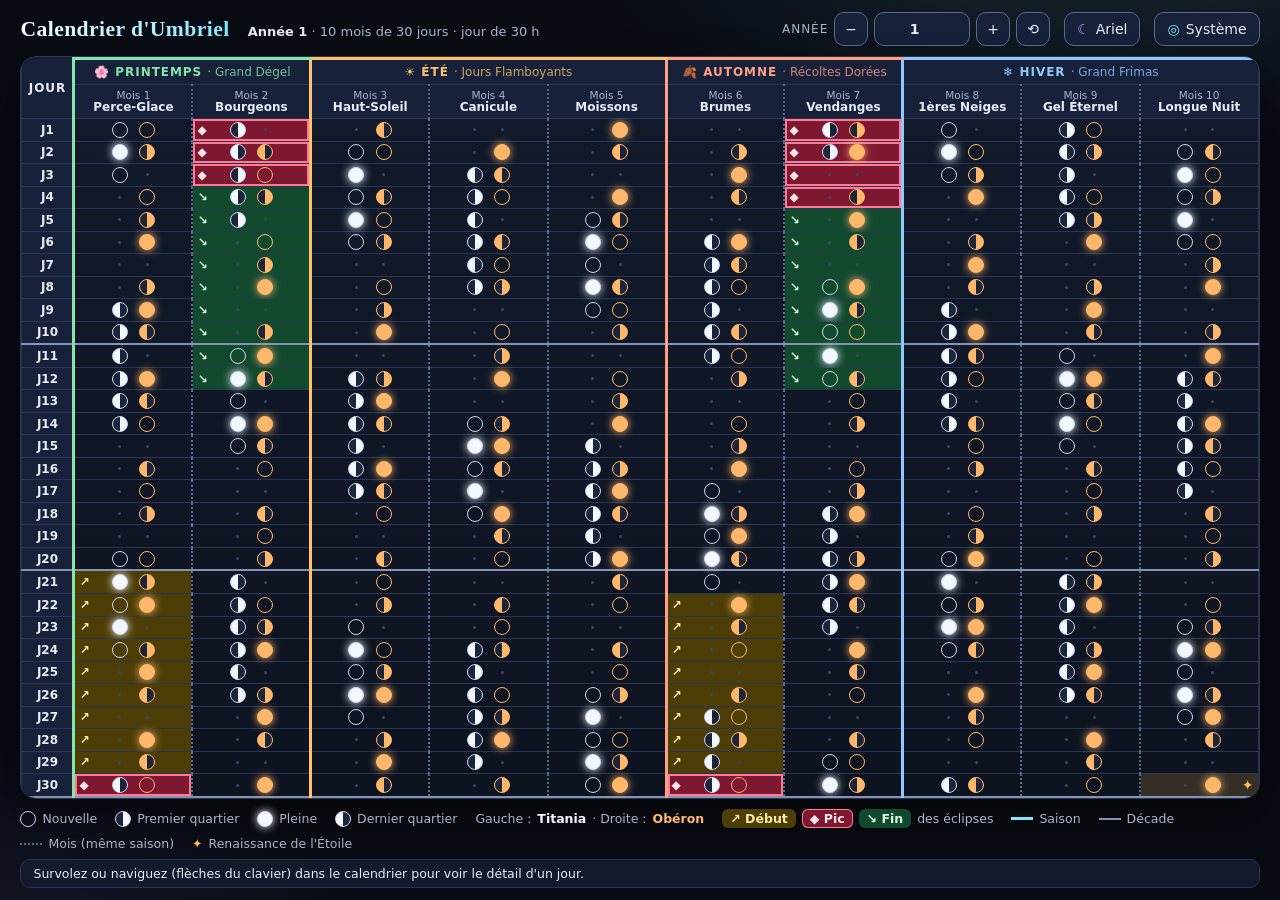
<file: ashnard/calendrier-umbriel.html>
<!DOCTYPE html>
<html lang="fr">
<head>
<meta charset="UTF-8">
<meta name="viewport" content="width=device-width, initial-scale=1">
<meta name="color-scheme" content="dark">
<title>Calendrier d'Umbriel</title>
<style>
  :root {
    --bg: #080b12;
    --bg-2: #0e1320;
    --surface: #121a2b;
    --surface-2: #17213a;
    --line: #2a3654;
    --text: #e8ecf6;
    --muted: #aab4cc;          /* 8.5:1 sur --surface */
    --accent: #7fe7ff;         /* Uranus */
    --decade: #ffc247;         /* uniquement la fête de fin d'année */
    --sep-decade: #8392b5;     /* séparation de décade : gris neutre, plein, 2 px */
    --sep-month: #5a6a8f;      /* séparation de mois (même saison) : pointillé, 2 px, plus discret */
    --titania: #f3f7ff;
    --oberon: #ffb86b;
    --ariel: #c9a7ff;
    --disc-dark: #1b2438;

    --spring: #86e6a8;
    --summer: #ffc46b;
    --autumn: #ff9f84;
    --winter: #93c8ff;

    --e-start-bg: #4d3d06;  --e-start-fg: #ffe9a0;
    --e-peak-bg:  #7d1830;  --e-peak-fg:  #ffe4ea;
    --e-end-bg:   #124a2e;  --e-end-fg:   #d6f7e4;
  }

  * { box-sizing: border-box; }
  html, body { height: 100%; margin: 0; }
  body {
    font-family: "Inter", "Segoe UI", system-ui, -apple-system, sans-serif;
    color: var(--text);
    background:
      radial-gradient(900px 400px at 85% -10%, rgba(127,231,255,.14), transparent 60%),
      radial-gradient(700px 400px at 0% 110%, rgba(147,120,255,.12), transparent 60%),
      var(--bg);
    display: grid;
    grid-template-rows: auto 1fr auto;
    gap: 10px;
    padding: 12px clamp(10px, 1.6vw, 24px);
    height: 100dvh;
    min-height: 640px;
  }

  .skip { position: absolute; left: -999px; }
  .skip:focus { left: 12px; top: 8px; z-index: 10; background: #fff; color: #000; padding: 6px 10px; border-radius: 6px; }

  /* ---------- En-tête ---------- */
  header { display: flex; align-items: center; justify-content: space-between; gap: 10px 20px; flex-wrap: wrap; }
  .title { display: flex; align-items: baseline; gap: 6px 18px; flex-wrap: wrap; }
  h1 {
    margin: 0; font-size: clamp(18px, 2.4vh, 26px); font-weight: 700; letter-spacing: .02em;
    font-family: "Iowan Old Style", "Palatino Linotype", Georgia, serif;
    background: linear-gradient(90deg, #fff, var(--accent));
    -webkit-background-clip: text; background-clip: text; color: transparent;
  }
  .sub { margin: 0; color: var(--muted); font-size: 13px; }
  .sub b { color: var(--text); }

  /* Sélecteur d'année */
  .year { display: inline-flex; align-items: center; gap: 6px; }
  .year label { font-size: 12px; color: var(--muted); letter-spacing: .08em; text-transform: uppercase; }
  .year input, .year button {
    font: inherit; font-size: 14px; color: var(--text);
    background: var(--surface-2); border: 1px solid var(--sep-month); border-radius: 10px;
    height: 34px;
  }
  .year input { width: 96px; text-align: center; font-weight: 700; font-variant-numeric: tabular-nums; }
  .year button { min-width: 34px; padding: 0 10px; cursor: pointer; }
  .year button:hover { border-color: var(--accent); }
  .year input:focus-visible, .year button:focus-visible { outline: 3px solid #fff; outline-offset: 2px; }

  /* Boutons d'outils (ne modifient pas la mise en page : ils vivent dans l'en-tête) */
  .tools { display: flex; align-items: center; gap: 8px 14px; flex-wrap: wrap; }
  .btn {
    font: inherit; font-size: 14px; color: var(--text); background: var(--surface-2);
    border: 1px solid var(--sep-month); border-radius: 10px; height: 34px; padding: 0 12px;
    cursor: pointer; display: inline-flex; align-items: center; gap: 6px;
  }
  .btn:hover { border-color: var(--accent); }
  .btn:focus-visible { outline: 3px solid #fff; outline-offset: 2px; }
  .btn .ic-ariel { color: var(--ariel); }
  .btn .ic-sys { color: var(--accent); }

  /* Fenêtre Ariel (superposée : aucun impact sur la page) */
  dialog {
    width: min(620px, 94vw); padding: 0; color: var(--text); background: var(--surface);
    border: 1px solid var(--sep-month); border-radius: 16px; box-shadow: 0 30px 80px rgba(0,0,0,.7);
  }
  dialog::backdrop { background: rgba(4,6,12,.72); }
  .dlg-in { padding: 16px 18px 18px; display: grid; gap: 12px; }
  .dlg-head { display: flex; justify-content: space-between; align-items: center; gap: 10px; }
  .dlg-head h2 { margin: 0; font-size: 18px; font-family: "Iowan Old Style", "Palatino Linotype", Georgia, serif; }
  .dlg-head h2 span { color: var(--ariel); }
  .dlg-ctrl { display: flex; flex-wrap: wrap; gap: 10px; align-items: end; }
  .dlg-ctrl label { display: grid; gap: 3px; font-size: 11.5px; color: var(--muted); letter-spacing: .06em; text-transform: uppercase; }
  dialog input, dialog select {
    font: inherit; font-size: 14px; color: var(--text); background: var(--surface-2);
    border: 1px solid var(--sep-month); border-radius: 10px; height: 34px; padding: 0 8px;
  }
  dialog input[type=number] { width: 92px; }
  dialog input:focus-visible, dialog select:focus-visible { outline: 3px solid #fff; outline-offset: 2px; }
  .a-when { margin: 0; font-size: 13px; color: var(--muted); }
  .a-when b { color: var(--text); }
  .a-res { width: 100%; border-collapse: collapse; }
  .a-res th, .a-res td { border: 1px solid var(--line); padding: 8px 12px; text-align: left; font-size: 14px; }
  .a-res th { width: 110px; background: var(--surface-2); font-weight: 600; }
  .a-res td { font-variant-numeric: tabular-nums; font-weight: 600; }
  .a-bar { position: relative; height: 50px; }
  .a-bar .track { position: absolute; left: 0; right: 0; top: 6px; height: 16px; background: var(--disc-dark); border: 1px solid var(--line); border-radius: 8px; overflow: hidden; }
  .a-bar .seg { position: absolute; top: 0; bottom: 0; background: var(--ariel); opacity: .85; }
  .a-bar .zen { position: absolute; top: 2px; width: 3px; height: 24px; background: #fff; border-radius: 2px; transform: translateX(-1px); }
  .a-bar .tick { position: absolute; top: 30px; font-size: 11px; color: var(--muted); transform: translateX(-50%); font-variant-numeric: tabular-nums; }
  .a-note { margin: 0; font-size: 12px; color: var(--muted); line-height: 1.5; }

  /* ---------- Tableau ---------- */
  .wrap {
    min-height: 0; overflow: auto;
    background: linear-gradient(180deg, var(--surface), var(--bg-2));
    border: 1px solid var(--line); border-radius: 16px;
    box-shadow: 0 18px 40px rgba(0,0,0,.45), inset 0 1px 0 rgba(255,255,255,.04);
  }
  table { width: 100%; height: 100%; min-width: 880px; border-collapse: collapse; table-layout: fixed; }
  th, td { border: 1px solid var(--line); padding: 0; text-align: center; }
  thead th { background: var(--surface-2); font-weight: 600; position: sticky; top: 0; z-index: 2; }
  thead tr.seasons th { height: 26px; font-size: 12px; letter-spacing: .08em; text-transform: uppercase; border-bottom-color: var(--line); }
  thead tr.months th  { height: 34px; font-size: 12px; line-height: 1.15; }
  thead tr.months th small { display: block; color: var(--muted); font-weight: 500; font-size: 10.5px; }
  th.corner { width: 52px; font-size: 11px; color: var(--muted); }

  .sp { --sc: var(--spring); } .su { --sc: var(--summer); }
  .au { --sc: var(--autumn); } .wi { --sc: var(--winter); }
  .seasons th { color: var(--sc); border-top: 3px solid var(--sc); }

  tbody th {
    background: var(--surface-2); color: var(--text);
    font-size: clamp(10px, 1.5vh, 12px); font-weight: 600; font-variant-numeric: tabular-nums;
  }

  /* Hiérarchie des séparations (du plus fort au plus discret) :
     1) saison  : 3 px plein, couleur de la saison
     2) décade  : 2 px plein, gris neutre
     3) mois    : 2 px pointillé, gris-bleu discret (entre mois d'une même saison)
     4) jour    : 1 px plein très sombre                                          */
  .season-start { border-left: 3px solid var(--sc, var(--accent)) !important; }
  .msep { border-left: 2px dotted var(--sep-month); }
  tbody tr.decade-end > * { border-bottom: 2px solid var(--sep-decade); }

  tbody tr:hover > td { box-shadow: inset 0 0 0 100px rgba(255,255,255,.07); }

  td { position: relative; cursor: default; }
  td:focus-visible { outline: 3px solid #fff; outline-offset: -3px; z-index: 1; }

  .cell { display: flex; align-items: center; justify-content: center; gap: clamp(6px, .9vw, 14px); height: 100%; }

  /* Lunes dessinées en CSS : la forme (pas seulement la couleur) porte l'information */
  .moon {
    --lit: var(--titania); --ring: #cdd6ee;
    width: clamp(9px, 1.9vh, 16px); height: clamp(9px, 1.9vh, 16px);
    border-radius: 50%; border: 1.5px solid var(--ring); background: var(--disc-dark);
    flex: none;
  }
  .moon.o { --lit: var(--oberon); --ring: var(--oberon); }
  .moon.new  { background: transparent; }
  .moon.q1   { background: linear-gradient(90deg, var(--disc-dark) 50%, var(--lit) 50%); }
  .moon.full { background: var(--lit); box-shadow: 0 0 8px var(--lit); }
  .moon.q3   { background: linear-gradient(90deg, var(--lit) 50%, var(--disc-dark) 50%); }
  .slot { width: clamp(9px, 1.9vh, 16px); height: clamp(9px, 1.9vh, 16px); display: grid; place-items: center; }
  .slot i { width: 3px; height: 3px; border-radius: 50%; background: #3a4666; }

  /* Éclipses : couleur + glyphe + (pic) bordure, jamais la couleur seule */
  td.e-start { background: var(--e-start-bg); color: var(--e-start-fg); }
  td.e-peak  { background: var(--e-peak-bg);  color: var(--e-peak-fg); box-shadow: inset 0 0 0 2px #ff7b95; }
  td.e-end   { background: var(--e-end-bg);   color: var(--e-end-fg); }
  .ec { position: absolute; left: 4px; top: 50%; transform: translateY(-50%); font-size: clamp(9px, 1.4vh, 12px); font-weight: 700; line-height: 1; }
  .fete { position: absolute; right: 4px; top: 50%; transform: translateY(-50%); color: var(--decade); font-size: 14px; }
  td.is-fete { background: rgba(255,194,71,.16); }

  /* ---------- Pied : légende + infos ---------- */
  footer { display: grid; gap: 8px; font-size: 12.5px; }
  .legend { display: flex; flex-wrap: wrap; gap: 8px 18px; align-items: center; color: var(--muted); }
  .legend span { display: inline-flex; align-items: center; gap: 6px; white-space: nowrap; }
  .chip { padding: 2px 8px; border-radius: 6px; font-weight: 600; }
  .chip.s { background: var(--e-start-bg); color: var(--e-start-fg); }
  .chip.p { background: var(--e-peak-bg);  color: var(--e-peak-fg); box-shadow: inset 0 0 0 1px #ff7b95; }
  .chip.e { background: var(--e-end-bg);   color: var(--e-end-fg); }
  .bar { display: inline-block; width: 22px; height: 0; }
  .bar.s { border-top: 3px solid var(--accent); }
  .bar.d { border-top: 2px solid var(--sep-decade); }
  .bar.m { border-top: 2px dotted var(--sep-month); }
  #info {
    min-height: 2.2em; padding: 6px 12px; border-radius: 10px;
    background: var(--surface); border: 1px solid var(--line); color: var(--text);
  }
  #info b { color: var(--accent); }

  @media (max-width: 700px) { body { height: auto; min-height: 100dvh; } .wrap { height: 80dvh; } }
  @media print {
    body { background: #fff; color: #000; height: auto; }
    .wrap { overflow: visible; }
    .year button, .btn, dialog { display: none; }
  }
</style>
</head>
<body>
<a class="skip" href="#grille">Aller au calendrier</a>

<header>
  <div class="title">
    <h1>Calendrier d'Umbriel</h1>
    <p class="sub"><b id="annee-txt"></b> · 10 mois de 30 jours · jour de 30 h</p>
  </div>
  <div class="tools">
  <div class="year" role="group" aria-label="Choix de l'année">
    <label for="annee">Année</label>
    <button type="button" id="prev" aria-label="Année précédente">−</button>
    <input id="annee" type="number" step="1" inputmode="numeric" aria-describedby="annee-aide">
    <button type="button" id="next" aria-label="Année suivante">+</button>
    <button type="button" id="ref" title="Revenir à l'année de référence" aria-label="Revenir à l'année de référence">⟲</button>
    <span id="annee-aide" hidden>Les positions des lunes sont recalculées automatiquement.</span>
  </div>
  <button type="button" class="btn" id="btn-ariel" aria-haspopup="dialog"><span class="ic-ariel" aria-hidden="true">☾</span> Ariel</button>
  <button type="button" class="btn" id="btn-systeme" title="Vue à plat du système : lunes en orbite et soleil"><span class="ic-sys" aria-hidden="true">◎</span> Système</button>
  </div>
</header>

<main class="wrap">
  <table id="grille" role="grid">
    <thead id="thead"></thead>
    <tbody id="tbody"></tbody>
  </table>
</main>

<footer>
  <div class="legend" aria-label="Légende">
    <span><span class="moon new" aria-hidden="true"></span>Nouvelle</span>
    <span><span class="moon q1" aria-hidden="true"></span>Premier quartier</span>
    <span><span class="moon full" aria-hidden="true"></span>Pleine</span>
    <span><span class="moon q3" aria-hidden="true"></span>Dernier quartier</span>
    <span>Gauche : <b style="color:var(--titania)">Titania</b> · Droite : <b style="color:var(--oberon)">Obéron</b></span>
    <span><span class="chip s">↗ Début</span><span class="chip p">◆ Pic</span><span class="chip e">↘ Fin</span> des éclipses</span>
    <span><span class="bar s"></span>Saison</span>
    <span><span class="bar d"></span>Décade</span>
    <span><span class="bar m"></span>Mois (même saison)</span>
    <span><b style="color:var(--decade)">✦</b> Renaissance de l'Étoile</span>
  </div>
  <div id="info" aria-live="polite">Survolez ou naviguez (flèches du clavier) dans le calendrier pour voir le détail d'un jour.</div>
</footer>

<dialog id="ariel" aria-labelledby="ariel-titre">
  <div class="dlg-in">
    <div class="dlg-head">
      <h2 id="ariel-titre"><span aria-hidden="true">☾</span> Ariel — lever, zénith, coucher</h2>
      <form method="dialog"><button class="btn" aria-label="Fermer la fenêtre">✕</button></form>
    </div>
    <div class="dlg-ctrl">
      <label>Année <input id="a-annee" type="number" step="1"></label>
      <label>Mois <select id="a-mois"></select></label>
      <label>Jour <input id="a-jour" type="number" min="1" max="30" step="1"></label>
      <button type="button" class="btn" id="a-prev" aria-label="Jour précédent">◀ Jour</button>
      <button type="button" class="btn" id="a-next" aria-label="Jour suivant">Jour ▶</button>
    </div>
    <p class="a-when" id="a-when" aria-live="polite"></p>
    <table class="a-res">
      <caption class="sr" style="position:absolute;left:-999px">Horaires d'Ariel pour le jour choisi</caption>
      <tbody>
        <tr><th scope="row">Lever</th><td id="a-lever"></td></tr>
        <tr><th scope="row">Zénith</th><td id="a-zenith"></td></tr>
        <tr><th scope="row">Coucher</th><td id="a-coucher"></td></tr>
      </tbody>
    </table>
    <div class="a-bar" id="a-bar" aria-hidden="true"></div>
    <p class="a-note" id="a-note"></p>
  </div>
</dialog>

<script>
/* ╔══════════════════════════════════════════════════════════════════════╗
   ║                    ★  RÉGLAGES À MODIFIER ICI  ★                      ║
   ╠══════════════════════════════════════════════════════════════════════╣
   ║  ANNEE_REFERENCE : l'année pour laquelle les lunes sont dans leur     ║
   ║  position « de départ » (les 2 lunes à leur phase d'origine au        ║
   ║  jour 1 du mois 1). Mettez ici 532, 3248… ce que vous voulez.         ║
   ║  Les autres années sont calculées par rapport à celle-ci.             ║
   ╚══════════════════════════════════════════════════════════════════════╝ */
const ANNEE_REFERENCE = 1;              // ← ICI : année de référence (entier, négatif possible)
const ANNEE_AFFICHEE_AU_DEPART = ANNEE_REFERENCE;   // année affichée à l'ouverture de la page

/* Éclipses : elles sont liées aux saisons, donc FIXES d'une année à l'autre (0).
   Si un jour vous voulez qu'elles dérivent, mettez le nombre de jours de décalage par an
   (ex. 3 = elles avancent de 3 jours chaque année ; négatif = elles reculent). */
const DERIVE_ECLIPSES_JOURS_PAR_AN = 0;

/* Périodes des lunes, en jours d'Umbriel */
const PERIODE_TITANIA = 2.1;
const PERIODE_OBERON  = 3.2;
const JOURS_PAR_AN = 300;
const DUREE_JOUR_H = 30;                // un jour d'Umbriel = 30 heures

/* ── Ariel (lune très rapide : 18 h = 0,6 jour) ── */
const PERIODE_ARIEL_H = 18;             // durée d'un tour, en heures d'Umbriel
const HEURE_ZENITH_REFERENCE_H = 12;    // ← ICI : heure (de 0 à 30) du 1er zénith d'Ariel, jour 1 / mois 1 / année de référence
const FRACTION_VISIBLE_ARIEL = 0.5;     // part de l'orbite passée au-dessus de l'horizon (0,5 = observateur à l'équateur)

/* ── Bouton « Système » (page à générer plus tard) ──
   Mettez ici le nom du fichier une fois la page créée, ex. "systeme-umbriel.html".
   Tant que c'est vide, le bouton affiche simplement « page à venir » (ici : page générée).
   Paramètres envoyés à la page : ?annee=…&mois=1..10&jour=1..30&ref=ANNEE_REFERENCE
   Prévu : mode fixe (jour / mois / année choisis) et mini-animation (1 mois, 6 mois, 1 an ; ~1 jour / 0,5 s). */
const URL_PAGE_SYSTEME = "systeme-umbriel.html";
/* ═════════════════════════════════════════════════════════════════════════ */

const SEASONS = {
  sp: { name: "Grand Dégel",       icon: "🌸", label: "Printemps" },
  su: { name: "Jours Flamboyants", icon: "☀️", label: "Été" },
  au: { name: "Récoltes Dorées",   icon: "🍂", label: "Automne" },
  wi: { name: "Grand Frimas",      icon: "❄️", label: "Hiver" }
};
const MONTHS = [
  { n: "Perce-Glace", s: "sp" }, { n: "Bourgeons", s: "sp" },
  { n: "Haut-Soleil", s: "su" }, { n: "Canicule", s: "su" }, { n: "Moissons", s: "su" },
  { n: "Brumes", s: "au" }, { n: "Vendanges", s: "au" },
  { n: "Premières Neiges", short: "1ères Neiges", s: "wi" }, { n: "Gel Éternel", s: "wi" }, { n: "Longue Nuit", s: "wi" }
];

// [index du mois, jour début, jour fin, type]
const ECLIPSES = [
  [0, 21, 29, "start"], [0, 30, 30, "peak"],
  [1, 1, 3, "peak"],    [1, 4, 12, "end"],
  [5, 22, 29, "start"], [5, 30, 30, "peak"],
  [6, 1, 4, "peak"],    [6, 5, 12, "end"]
];
const eclipseByIdx = {};            // index du jour dans l'année (0..299) -> type
ECLIPSES.forEach(([m, a, b, t]) => { for (let d = a; d <= b; d++) eclipseByIdx[m * 30 + d - 1] = t; });

const ECL = {
  start: { g: "↗", txt: "début de la saison des éclipses" },
  peak:  { g: "◆", txt: "pic de l'éclipse" },
  end:   { g: "↘", txt: "fin de la saison des éclipses" }
};
const PHASE = { new: "Nouvelle Lune", q1: "Premier Quartier", full: "Pleine Lune", q3: "Dernier Quartier" };

const mod = (a, n) => ((a % n) + n) % n;

function phase(day, period) {       // même logique qu'avant, sûre pour les valeurs négatives
  const a = mod(360 * (day - 1) / period, 360);
  if (a < 25 || a >= 335) return "new";
  if (a >= 65 && a < 115) return "q1";
  if (a >= 155 && a < 205) return "full";
  if (a >= 245 && a < 295) return "q3";
  return null;
}

const isSeasonStart = i => i === 0 || MONTHS[i].s !== MONTHS[i - 1].s;
const el = (tag, cls, html) => { const e = document.createElement(tag); if (cls) e.className = cls; if (html != null) e.innerHTML = html; return e; };

/* ----- En-tête : saisons puis mois ----- */
const thead = document.getElementById("thead");
const rs = el("tr", "seasons"), rm = el("tr", "months");
const corner = el("th", "corner", "Jour"); corner.rowSpan = 2; corner.scope = "col";
rs.appendChild(corner);
["sp", "su", "au", "wi"].forEach(k => {
  const n = MONTHS.filter(m => m.s === k).length;
  const th = el("th", "season-start " + k, `<span aria-hidden="true">${SEASONS[k].icon}</span> ${SEASONS[k].label} <span style="opacity:.8;text-transform:none;letter-spacing:0;font-weight:500">· ${SEASONS[k].name}</span>`);
  th.colSpan = n; th.scope = "colgroup";
  rs.appendChild(th);
});
MONTHS.forEach((m, i) => {
  const cls = (isSeasonStart(i) ? "season-start " : "msep ") + m.s;
  const th = el("th", cls, `<small>Mois ${i + 1}</small>${m.short || m.n}`);
  th.scope = "col";
  th.setAttribute("aria-label", `Mois ${i + 1}, ${m.n}, ${SEASONS[m.s].label}`);
  rm.appendChild(th);
});
thead.append(rs, rm);

/* ----- Corps (structure créée une fois, contenu recalculé par render()) ----- */
const tbody = document.getElementById("tbody");
const info = document.getElementById("info");
const grid = [];
const cells = [];

for (let d = 1; d <= 30; d++) {
  const tr = el("tr", d % 10 === 0 ? "decade-end" : "");
  const th = el("th", "", "J" + d); th.scope = "row";
  th.setAttribute("aria-label", `Jour ${d}, décade ${Math.ceil(d / 10)}`);
  tr.appendChild(th);
  grid[d - 1] = [];

  MONTHS.forEach((m, i) => {
    const td = el("td", isSeasonStart(i) ? "season-start " + m.s : "msep " + m.s);
    td.setAttribute("role", "gridcell");
    td.tabIndex = (d === 1 && i === 0) ? 0 : -1;
    td.dataset.m = i; td.dataset.d = d;
    tr.appendChild(td);
    grid[d - 1][i] = td;
    cells.push({ td, i, d });
  });
  tbody.appendChild(tr);
}

function moonHTML(p, cls) {
  return p ? `<span class="moon ${cls} ${p}" aria-hidden="true"></span>` : `<span class="slot" aria-hidden="true"><i></i></span>`;
}

let annee = ANNEE_AFFICHEE_AU_DEPART;
{ const p = new URLSearchParams(location.search);          // ?annee=… (envoyé par la page Système)
  if (p.has("annee") && Number.isFinite(+p.get("annee"))) annee = Math.trunc(+p.get("annee")); }

function render() {
  const delta = annee - ANNEE_REFERENCE;                 // nombre d'années écoulées depuis la référence
  cells.forEach(({ td, i, d }) => {
    const idx = i * 30 + d - 1;                           // 0..299
    const abs = delta * JOURS_PAR_AN + idx + 1;           // jour absolu depuis la référence
    const t = phase(abs, PERIODE_TITANIA), o = phase(abs, PERIODE_OBERON);
    const ec = eclipseByIdx[mod(idx - DERIVE_ECLIPSES_JOURS_PAR_AN * delta, JOURS_PAR_AN)];
    const fete = (i === 9 && d === 30);

    td.classList.remove("e-start", "e-peak", "e-end");
    if (ec) td.classList.add("e-" + ec);
    td.classList.toggle("is-fete", fete);

    const parts = [`Titania : ${t ? PHASE[t] : "aucune phase marquée"}`, `Obéron : ${o ? PHASE[o] : "aucune phase marquée"}`];
    if (ec) parts.push("Éclipse : " + ECL[ec].txt);
    if (fete) parts.push("Fête de la Renaissance de l'Étoile");
    td.setAttribute("aria-label", `Année ${annee}, mois ${i + 1} ${MONTHS[i].n}, jour ${d}. ` + parts.join(". "));
    td.dataset.info = `<b>An ${annee} · Mois ${i + 1} · ${MONTHS[i].n}</b> — jour ${d} (${SEASONS[MONTHS[i].s].label}) &nbsp;|&nbsp; ${parts.join(" &nbsp;|&nbsp; ")}`;

    td.innerHTML =
      (ec ? `<span class="ec" aria-hidden="true">${ECL[ec].g}</span>` : "") +
      `<div class="cell">${moonHTML(t, "t")}${moonHTML(o, "o")}</div>` +
      (fete ? `<span class="fete" aria-hidden="true">✦</span>` : "");
  });

  document.getElementById("annee-txt").textContent = "Année " + annee;
  document.getElementById("grille").setAttribute("aria-label",
    `Calendrier d'Umbriel, année ${annee} : phases des lunes Titania et Obéron et saisons des éclipses, 10 mois de 30 jours`);
  document.title = `Calendrier d'Umbriel — Année ${annee}`;
}

/* ----- Sélecteur d'année ----- */
const input = document.getElementById("annee");
function setYear(v, announce = true) {
  const n = Math.trunc(Number(v));
  if (!Number.isFinite(n)) { input.value = annee; return; }
  annee = n; input.value = n; render();
  if (announce) info.textContent = `Année ${n} : positions des lunes recalculées` +
    (DERIVE_ECLIPSES_JOURS_PAR_AN ? " (éclipses décalées)." : " (éclipses inchangées).");
}
input.addEventListener("change", () => setYear(input.value));
input.addEventListener("keydown", e => { if (e.key === "Enter") setYear(input.value); });
document.getElementById("prev").addEventListener("click", () => setYear(annee - 1));
document.getElementById("next").addEventListener("click", () => setYear(annee + 1));
document.getElementById("ref").addEventListener("click", () => setYear(ANNEE_REFERENCE));
setYear(annee, false);

let lastSel = { i: 0, d: 1 };            // dernier jour survolé / focalisé (sert de valeur par défaut aux outils)

/* ----- Ariel : lever / zénith / coucher (calcul en minutes) ----- */
const MIN_JOUR    = Math.round(DUREE_JOUR_H * 60);
const MIN_PERIODE = Math.round(PERIODE_ARIEL_H * 60);
const MIN_Z0      = Math.round(HEURE_ZENITH_REFERENCE_H * 60);
const MIN_DEMI    = Math.round(MIN_PERIODE * FRACTION_VISIBLE_ARIEL / 2);   // zénith ± ceci = lever / coucher

const dlg = document.getElementById("ariel");
const aAn = document.getElementById("a-annee"), aMois = document.getElementById("a-mois"), aJour = document.getElementById("a-jour");
MONTHS.forEach((m, i) => aMois.add(new Option(`${i + 1} · ${m.n}`, i)));

const absDay = (y, m, d) => (y - ANNEE_REFERENCE) * JOURS_PAR_AN + m * 30 + (d - 1);
const fromAbs = a => { const r = mod(a, JOURS_PAR_AN); return { y: ANNEE_REFERENCE + Math.floor(a / JOURS_PAR_AN), m: Math.floor(r / 30), d: (r % 30) + 1 }; };
const hm = (t, start) => { const x = t - start; return `${Math.floor(x / 60)}h${String(x % 60).padStart(2, "0")}`; };

function eventsIn(start, end, offset) {          // instants (minutes absolues) de Z + offset dans [start, end[
  const out = [];
  for (let k = Math.ceil((start - MIN_Z0 - offset) / MIN_PERIODE); ; k++) {
    const t = MIN_Z0 + offset + k * MIN_PERIODE;
    if (t >= end) break;
    out.push(t);
  }
  return out;
}

function renderAriel() {
  const y = Math.trunc(Number(aAn.value));
  if (!Number.isFinite(y)) return;
  const m = Math.min(9, Math.max(0, +aMois.value || 0));
  const d = Math.min(30, Math.max(1, Math.trunc(Number(aJour.value)) || 1));
  aJour.value = d;

  const start = absDay(y, m, d) * MIN_JOUR, end = start + MIN_JOUR;
  const fmt = list => list.length ? list.map(t => hm(t, start)).join("  ·  ") : "— (aucun ce jour-là)";
  document.getElementById("a-lever").textContent   = fmt(eventsIn(start, end, -MIN_DEMI));
  document.getElementById("a-zenith").textContent  = fmt(eventsIn(start, end, 0));
  document.getElementById("a-coucher").textContent = fmt(eventsIn(start, end, +MIN_DEMI));
  document.getElementById("a-when").innerHTML =
    `<b>An ${y} · Mois ${m + 1} ${MONTHS[m].n} · jour ${d}</b> — heures de 0h à ${DUREE_JOUR_H}h`;

  // Frise de la journée : fenêtres de visibilité + traits de zénith
  let html = `<div class="track">`;
  for (let k = Math.floor((start - MIN_Z0 - MIN_DEMI) / MIN_PERIODE) - 1; ; k++) {
    const z = MIN_Z0 + k * MIN_PERIODE;
    if (z - MIN_DEMI >= end) break;
    const a = Math.max(z - MIN_DEMI, start), b = Math.min(z + MIN_DEMI, end);
    if (b > a) html += `<i class="seg" style="left:${(a - start) / MIN_JOUR * 100}%;width:${(b - a) / MIN_JOUR * 100}%"></i>`;
  }
  html += `</div>`;
  eventsIn(start, end, 0).forEach(t => { html += `<b class="zen" style="left:${(t - start) / MIN_JOUR * 100}%"></b>`; });
  for (let h = 0; h <= DUREE_JOUR_H; h += 5) html += `<span class="tick" style="left:${h / DUREE_JOUR_H * 100}%">${h}h</span>`;
  document.getElementById("a-bar").innerHTML = html;

  document.getElementById("a-note").textContent =
    `Violet : Ariel au-dessus de l'horizon · trait blanc : zénith. Ariel fait un tour en ${PERIODE_ARIEL_H} h dans un jour de ${DUREE_JOUR_H} h : ` +
    `son passage se décale de ${DUREE_JOUR_H - PERIODE_ARIEL_H} h d'un jour à l'autre. Estimation simplifiée (observateur à l'équateur, ` +
    `${Math.round(FRACTION_VISIBLE_ARIEL * 100)} % de l'orbite visible).`;
}
function shiftDay(delta) {
  const n = fromAbs(absDay(Math.trunc(Number(aAn.value)) || ANNEE_REFERENCE, +aMois.value, Math.trunc(Number(aJour.value)) || 1) + delta);
  aAn.value = n.y; aMois.value = n.m; aJour.value = n.d; renderAriel();
}
[aAn, aMois, aJour].forEach(c => c.addEventListener("input", renderAriel));
document.getElementById("a-prev").addEventListener("click", () => shiftDay(-1));
document.getElementById("a-next").addEventListener("click", () => shiftDay(+1));
document.getElementById("btn-ariel").addEventListener("click", () => {
  aAn.value = annee; aMois.value = lastSel.i; aJour.value = lastSel.d;
  renderAriel(); dlg.showModal();
});
dlg.addEventListener("click", e => { if (e.target === dlg) dlg.close(); });   // clic sur le fond = fermer

/* ----- Bouton « Système » ----- */
document.getElementById("btn-systeme").addEventListener("click", () => {
  if (!URL_PAGE_SYSTEME) { info.textContent = "La page « Système » (lunes en orbite, soleil mobile, animation) n'est pas encore générée."; return; }
  const p = new URLSearchParams({ annee, mois: lastSel.i + 1, jour: lastSel.d, ref: ANNEE_REFERENCE });
  window.location.href = URL_PAGE_SYSTEME + '?' + p.toString();
});

/* ----- Interactions : détail + navigation clavier (roving tabindex) ----- */
const show = td => { info.innerHTML = td.dataset.info; lastSel = { i: +td.dataset.m, d: +td.dataset.d }; };
tbody.addEventListener("mouseover", e => { const td = e.target.closest("td"); if (td) show(td); });
tbody.addEventListener("focusin",   e => { const td = e.target.closest("td"); if (td) show(td); });

tbody.addEventListener("keydown", e => {
  const td = e.target.closest("td"); if (!td) return;
  const r = td.parentElement.rowIndex - 2, c = td.cellIndex - 1;   // 2 lignes d'en-tête, 1 colonne "Jour"
  const rr = grid.length - 1, cc = MONTHS.length - 1;
  let nr = r, nc = c;
  switch (e.key) {
    case "ArrowDown":  nr = Math.min(r + 1, rr); break;
    case "ArrowUp":    nr = Math.max(r - 1, 0); break;
    case "ArrowRight": nc = Math.min(c + 1, cc); break;
    case "ArrowLeft":  nc = Math.max(c - 1, 0); break;
    case "Home":       nc = 0; break;
    case "End":        nc = cc; break;
    case "PageUp":     nr = Math.max(r - 10, 0); break;
    case "PageDown":   nr = Math.min(r + 10, rr); break;
    default: return;
  }
  e.preventDefault();
  td.tabIndex = -1;
  const next = grid[nr][nc]; next.tabIndex = 0; next.focus();
});
</script>
</body>
</html>
</file>
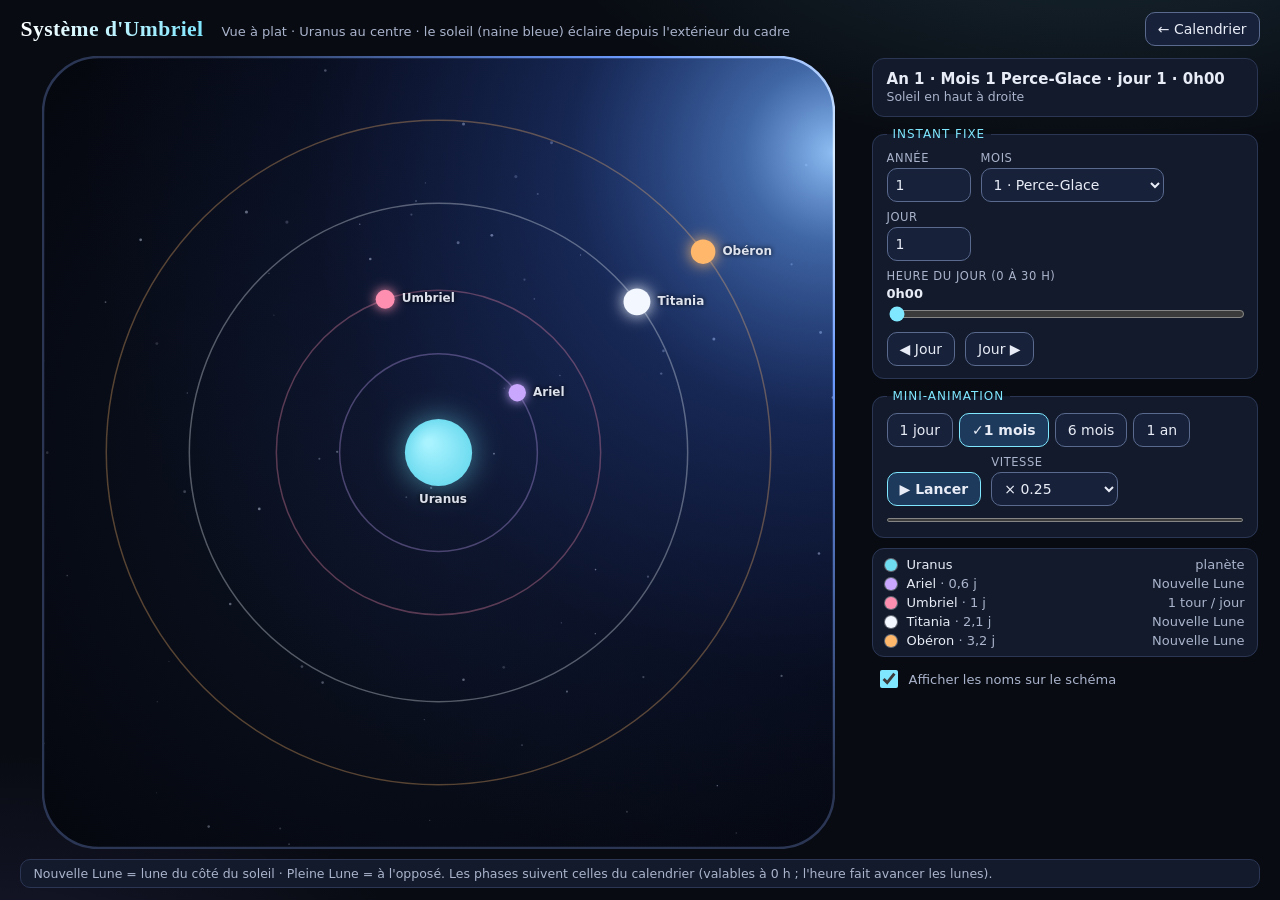
<file: ashnard/systeme-umbriel.html>
<!DOCTYPE html>
<html lang="fr">
<head>
<meta charset="UTF-8">
<meta name="viewport" content="width=device-width, initial-scale=1">
<meta name="color-scheme" content="dark">
<title>Système d'Umbriel</title>
<style>
  :root {
    --bg: #080b12; --bg-2: #0e1320;
    --surface: #121a2b; --surface-2: #17213a;
    --line: #2a3654; --text: #e8ecf6; --muted: #aab4cc;
    --accent: #7fe7ff; --sep: #5a6a8f;
    --c-uranus: #6fdcf0; --c-ariel: #c9a7ff; --c-umbriel: #ff8fb1;
    --c-titania: #f3f7ff; --c-oberon: #ffb86b; --c-sun: #5b8dff;
  }
  * { box-sizing: border-box; }
  html, body { height: 100%; margin: 0; }
  body {
    font-family: "Inter", "Segoe UI", system-ui, -apple-system, sans-serif; color: var(--text);
    background:
      radial-gradient(900px 400px at 85% -10%, rgba(127,231,255,.14), transparent 60%),
      radial-gradient(700px 400px at 0% 110%, rgba(147,120,255,.12), transparent 60%), var(--bg);
    display: grid; grid-template-rows: auto minmax(0, 1fr) auto; gap: 10px;
    padding: 12px clamp(10px, 1.6vw, 24px); height: 100dvh; min-height: 600px;
  }
  .sr { position: absolute; left: -999px; width: 1px; height: 1px; overflow: hidden; }

  header { display: flex; align-items: center; justify-content: space-between; gap: 10px 20px; flex-wrap: wrap; }
  .title { display: flex; align-items: baseline; gap: 6px 18px; flex-wrap: wrap; }
  h1 {
    margin: 0; font-size: clamp(18px, 2.4vh, 26px); font-weight: 700; letter-spacing: .02em;
    font-family: "Iowan Old Style", "Palatino Linotype", Georgia, serif;
    background: linear-gradient(90deg, #fff, var(--accent)); -webkit-background-clip: text; background-clip: text; color: transparent;
  }
  .sub { margin: 0; color: var(--muted); font-size: 13px; }

  .btn {
    font: inherit; font-size: 14px; color: var(--text); background: var(--surface-2);
    border: 1px solid var(--sep); border-radius: 10px; height: 34px; padding: 0 12px;
    cursor: pointer; display: inline-flex; align-items: center; gap: 6px; text-decoration: none;
  }
  .btn:hover { border-color: var(--accent); }
  .btn:focus-visible, input:focus-visible, select:focus-visible { outline: 3px solid #fff; outline-offset: 2px; }
  .btn.primary { background: #1d3a5c; border-color: var(--accent); font-weight: 700; }

  .layout { display: grid; grid-template-columns: minmax(0, 1fr) 390px; grid-template-rows: minmax(0, 1fr); gap: 14px; min-height: 0; }
  .stage { min-width: 0; min-height: 0; display: grid; place-items: center; overflow: hidden; }
  .frame { width: var(--side, 420px); height: var(--side, 420px); }
  canvas { width: 100%; height: 100%; display: block; }

  .panel { min-height: 0; overflow: auto; display: grid; gap: 10px; align-content: start; padding: 2px; }
  .readout {
    padding: 10px 14px; border-radius: 12px; background: var(--surface); border: 1px solid var(--line);
    font-weight: 700; font-size: 15px; line-height: 1.35;
  }
  .readout small { display: block; color: var(--muted); font-weight: 500; font-size: 12.5px; }
  fieldset { margin: 0; padding: 10px 14px 12px; border: 1px solid var(--line); border-radius: 12px; background: var(--surface); }
  legend { padding: 0 6px; font-size: 12px; letter-spacing: .08em; text-transform: uppercase; color: var(--accent); }
  .row { display: flex; flex-wrap: wrap; gap: 8px 10px; align-items: end; }
  .row label { display: grid; gap: 3px; font-size: 11.5px; color: var(--muted); letter-spacing: .05em; text-transform: uppercase; }
  input[type=number], select {
    font: inherit; font-size: 14px; color: var(--text); background: var(--surface-2);
    border: 1px solid var(--sep); border-radius: 10px; height: 34px; padding: 0 8px;
  }
  input[type=number] { width: 84px; }
  input[type=range] { width: 100%; accent-color: var(--accent); }
  .hour { margin-top: 8px; display: grid; gap: 3px; font-size: 11.5px; color: var(--muted); letter-spacing: .05em; text-transform: uppercase; }
  .hour b { color: var(--text); letter-spacing: 0; text-transform: none; font-size: 13px; }

  .seg { display: flex; gap: 6px; flex-wrap: wrap; margin-bottom: 8px; }
  .seg label { position: relative; }
  .seg input { position: absolute; opacity: 0; inset: 0; cursor: pointer; }
  .seg span {
    display: inline-flex; align-items: center; height: 34px; padding: 0 12px; border-radius: 10px; font-size: 14px;
    background: var(--surface-2); border: 1px solid var(--sep);
  }
  .seg input:checked + span { border-color: var(--accent); background: #1d3a5c; font-weight: 700; }
  .seg input:checked + span::before { content: "✓ "; }
  .seg input:focus-visible + span { outline: 3px solid #fff; outline-offset: 2px; }
  progress { width: 100%; height: 8px; margin-top: 10px; accent-color: var(--accent); }

  .bodies { display: grid; gap: 4px; padding: 8px 12px; border-radius: 12px; background: var(--surface); border: 1px solid var(--line); font-size: 13px; }
  .bodies div { display: grid; grid-template-columns: 14px 1fr auto; gap: 8px; align-items: center; }
  .bodies i { width: 12px; height: 12px; border-radius: 50%; background: var(--c); box-shadow: 0 0 0 1px rgba(255,255,255,.35); }
  .bodies em { font-style: normal; color: var(--muted); font-variant-numeric: tabular-nums; }
  .opt { font-size: 13px; color: var(--muted); display: flex; gap: 8px; align-items: center; padding-left: 4px; }
  .opt input { width: 18px; height: 18px; accent-color: var(--accent); }

  #info { margin: 0; padding: 6px 12px; border-radius: 10px; background: var(--surface); border: 1px solid var(--line); font-size: 12.5px; color: var(--muted); }
  #info b { color: var(--accent); }

  @media (max-width: 860px) {
    body { height: auto; min-height: 100dvh; }
    .layout { grid-template-columns: 1fr; grid-template-rows: auto; }
    .panel { overflow: visible; }
  }
  @media (prefers-reduced-motion: reduce) { * { scroll-behavior: auto !important; } }
</style>
</head>
<body>

<header>
  <div class="title">
    <h1>Système d'Umbriel</h1>
    <p class="sub">Vue à plat · Uranus au centre · le soleil (naine bleue) éclaire depuis l'extérieur du cadre</p>
  </div>
  <a class="btn" id="back" href="calendrier-umbriel.html">← Calendrier</a>
</header>

<main class="layout">
  <section class="stage" id="stage" aria-label="Schéma du système">
    <div class="frame" id="frame"><canvas id="cv" role="img" aria-label="Schéma du système d'Umbriel"></canvas></div>
  </section>

  <aside class="panel" aria-label="Réglages">
    <div class="readout" id="readout"></div>

    <fieldset>
      <legend>Instant fixe</legend>
      <div class="row">
        <label>Année <input id="f-an" type="number" step="1"></label>
        <label>Mois <select id="f-mois"></select></label>
        <label>Jour <input id="f-jour" type="number" min="1" max="30" step="1"></label>
      </div>
      <label class="hour">Heure du jour (0 à 30 h) <b id="f-heure-txt"></b>
        <input id="f-heure" type="range" min="0" max="29.5" step="0.5" value="0">
      </label>
      <div class="row" style="margin-top:8px">
        <button type="button" class="btn" id="f-prev">◀ Jour</button>
        <button type="button" class="btn" id="f-next">Jour ▶</button>
      </div>
    </fieldset>

    <fieldset>
      <legend>Mini-animation</legend>
      <div class="seg" role="radiogroup" aria-label="Durée de l'animation">
		<label><input type="radio" name="duree" value="1" checked><span>1 jour</span></label>
        <label><input type="radio" name="duree" value="30" checked><span>1 mois</span></label>
        <label><input type="radio" name="duree" value="180"><span>6 mois</span></label>
        <label><input type="radio" name="duree" value="300"><span>1 an</span></label>
      </div>
      <div class="row">
        <button type="button" class="btn primary" id="play">▶ Lancer</button>
        <label>Vitesse
          <select id="vitesse" aria-label="Vitesse de l'animation">
			<option value="0.01">× 0.01</option>
			<option value="0.1">× 0.1</option>
		    <option value="0.25" selected>× 0.25</option>
            <option value="0.5">× 0,5</option>
            <option value="1">× 1 (1jour/s)</option>
         
          </select>
        </label>
      </div>
      <progress id="prog" max="1" value="0" aria-label="Avancement de l'animation"></progress>
    </fieldset>

    <div class="bodies" id="bodies" aria-label="Légende"></div>
    <label class="opt"><input type="checkbox" id="noms" checked> Afficher les noms sur le schéma</label>
  </aside>
</main>

<p id="info"></p>
<div class="sr" id="sr" aria-live="polite"></div>

<script>
/* ╔══════════════════════════════════════════════════════════════════════╗
   ║   RÉGLAGES — à garder identiques à ceux de calendrier-umbriel.html    ║
   ╚══════════════════════════════════════════════════════════════════════╝ */
const ANNEE_REFERENCE = 1;      // ← même valeur que dans le calendrier (peut aussi arriver par l'adresse : ?ref=…)
const JOURS_PAR_AN    = 300;
const DUREE_JOUR_H    = 30;

/* Périodes en jours d'Umbriel (Umbriel = 1 jour : c'est lui qui fixe la durée du jour) */
const PERIODE = { ariel: 0.6, umbriel: 1, titania: 2.1, oberon: 3.2 };

/* Soleil : tour complet du cadre en 1 an, dans le sens horaire.
   Il est à DROITE au 1er pic d'éclipse (≈ Mois 2 jour 2) et à GAUCHE au 2e (≈ Mois 7 jour 2).
   Valeur = nombre de jours depuis le début de l'année (0 = Mois 1, jour 1, 0 h). */
const SOLEIL_A_DROITE_AU_JOUR = 31;

/* Heure (0–30) à laquelle Umbriel passe derrière Uranus par rapport au soleil (éclipse de l'après-midi) */
const HEURE_ECLIPSE = 21;

/* Animation : 1 jour / 0,5 s à vitesse × 1. Un corps qui fait plus de N tours par seconde est masqué pendant l'animation. */
const JOURS_PAR_S_X1 = 2;
const SEUIL_MASQUAGE_TOURS_PAR_S = 1;
/* ═════════════════════════════════════════════════════════════════════════ */

const MONTHS = ["Perce-Glace","Bourgeons","Haut-Soleil","Canicule","Moissons","Brumes","Vendanges","Premières Neiges","Gel Éternel","Longue Nuit"];
const mod = (a, n) => ((a % n) + n) % n;
const pad = n => String(n).padStart(2, "0");
const q = new URLSearchParams(location.search);
const REF = q.has("ref") && Number.isFinite(+q.get("ref")) ? Math.trunc(+q.get("ref")) : ANNEE_REFERENCE;

/* ----- Corps célestes ----- */
const css = n => getComputedStyle(document.documentElement).getPropertyValue(n).trim();
const BODIES = [
  { id: "ariel",   nom: "Ariel",   col: css("--c-ariel"),   R: .25, r: .022, P: PERIODE.ariel,   rel: t => 360 * t / PERIODE.ariel },
  { id: "umbriel", nom: "Umbriel", col: css("--c-umbriel"), R: .41, r: .024, P: PERIODE.umbriel, rel: t => 180 + 360 * (t - HEURE_ECLIPSE / DUREE_JOUR_H) / PERIODE.umbriel },
  { id: "titania", nom: "Titania", col: css("--c-titania"), R: .63, r: .034, P: PERIODE.titania, rel: t => 360 * t / PERIODE.titania },
  { id: "oberon",  nom: "Obéron",  col: css("--c-oberon"),  R: .84, r: .031, P: PERIODE.oberon,  rel: t => 360 * t / PERIODE.oberon }
];
BODIES.forEach(b => b.alpha = 1);
const URANUS = { nom: "Uranus", col: css("--c-uranus"), r: .085 };

/* Phase (mêmes seuils que le calendrier) : angle depuis la direction du soleil */
function phaseName(deg) {
  const a = mod(deg, 360);
  if (a < 25 || a >= 335) return "Nouvelle Lune";
  if (a >= 65 && a < 115) return "Premier Quartier";
  if (a >= 155 && a < 205) return "Pleine Lune";
  if (a >= 245 && a < 295) return "Dernier Quartier";
  return "—";
}

/* ----- Temps : t = jours écoulés depuis Mois 1 / Jour 1 / 0 h de l'année de référence ----- */
const absDay = (y, m, d) => (y - REF) * JOURS_PAR_AN + m * 30 + (d - 1);
function dateFromT(t) {
  const a = Math.floor(t), r = mod(a, JOURS_PAR_AN);
  return { y: REF + Math.floor(a / JOURS_PAR_AN), m: Math.floor(r / 30), d: (r % 30) + 1, h: (t - a) * DUREE_JOUR_H };
}
const fmtH = h => { let m = Math.round((h % 1) * 60), hh = Math.floor(h); if (m === 60) { m = 0; hh++; } return `${hh}h${pad(m)}`; };
const sunAngle = t => 90 + 360 * (mod(t, JOURS_PAR_AN) - SOLEIL_A_DROITE_AU_JOUR) / JOURS_PAR_AN;   // degrés, 0 = haut, sens horaire
const DIRS = ["en haut", "en haut à droite", "à droite", "en bas à droite", "en bas", "en bas à gauche", "à gauche", "en haut à gauche"];
const dirName = a => DIRS[Math.round(mod(a, 360) / 45) % 8];

/* ----- Éléments ----- */
const $ = id => document.getElementById(id);
const cv = $("cv"), ctx = cv.getContext("2d");
const fAn = $("f-an"), fMois = $("f-mois"), fJour = $("f-jour"), fHeure = $("f-heure");
MONTHS.forEach((n, i) => fMois.add(new Option(`${i + 1} · ${n}`, i)));

/* ----- État ----- */
let t = 0;
const anim = { running: false, remaining: 0 };
let dirty = true;
const reduceMotion = matchMedia("(prefers-reduced-motion: reduce)").matches;
const speedDaysPerS = () => JOURS_PAR_S_X1 * Number($("vitesse").value);
const degPerS = b => 360 * speedDaysPerS() / b.P;
const hiddenWhenPlaying = b => degPerS(b) > SEUIL_MASQUAGE_TOURS_PAR_S * 360;

/* Départ : paramètres d'adresse ?annee=&mois=&jour= (envoyés par le calendrier) */
{
  const y = q.has("annee") && Number.isFinite(+q.get("annee")) ? Math.trunc(+q.get("annee")) : REF;
  const m = Math.min(10, Math.max(1, Math.trunc(+q.get("mois")) || 1)) - 1;
  const d = Math.min(30, Math.max(1, Math.trunc(+q.get("jour")) || 1));
  t = absDay(y, m, d);
  $("back").href = "calendrier-umbriel.html?annee=" + encodeURIComponent(y);
}

/* ----- Dessin ----- */
const STARS = Array.from({ length: 70 }, (_, i) => {
  const s = Math.sin(i * 91.7) * 43758.5453, u = Math.sin(i * 12.9898 + 4.1) * 43758.5453, v = Math.sin(i * 78.233 + 1.7) * 43758.5453;
  return [s - Math.floor(s), u - Math.floor(u), 0.5 + (v - Math.floor(v)) * 1.1, 0.15 + (s * 7 - Math.floor(s * 7)) * 0.35];
});
function roundRect(x, y, w, h, r) {
  ctx.beginPath(); ctx.moveTo(x + r, y);
  ctx.arcTo(x + w, y, x + w, y + h, r); ctx.arcTo(x + w, y + h, x, y + h, r);
  ctx.arcTo(x, y + h, x, y, r); ctx.arcTo(x, y, x + w, y, r); ctx.closePath();
}
function draw() {
  const dpr = window.devicePixelRatio || 1;
  const W = cv.clientWidth, H = cv.clientHeight;
  if (!W || !H) return;
  if (cv.width !== Math.round(W * dpr) || cv.height !== Math.round(H * dpr)) { cv.width = Math.round(W * dpr); cv.height = Math.round(H * dpr); }
  ctx.setTransform(dpr, 0, 0, dpr, 0, 0);
  ctx.clearRect(0, 0, W, H);

  const S = Math.min(W, H), cx = W / 2, cy = H / 2, half = S / 2 - 1, corner = S * 0.07;
  const sa = sunAngle(t) * Math.PI / 180;
  const dx = Math.sin(sa), dy = -Math.cos(sa), mx = Math.max(Math.abs(dx), Math.abs(dy));
  const px = cx + dx / mx * half, py = cy + dy / mx * half;                      // point du cadre le plus proche du soleil

  ctx.save();
  roundRect(cx - half, cy - half, half * 2, half * 2, corner); ctx.clip();

  // fond + étoiles
  const bg = ctx.createRadialGradient(cx, cy, 0, cx, cy, S * 0.75);
  bg.addColorStop(0, "#0d1426"); bg.addColorStop(1, "#04060c");
  ctx.fillStyle = bg; ctx.fillRect(0, 0, W, H);
  STARS.forEach(([x, y, r, a]) => { ctx.fillStyle = `rgba(220,230,255,${a})`; ctx.beginPath(); ctx.arc(cx - half + x * half * 2, cy - half + y * half * 2, r, 0, 7); ctx.fill(); });

  // halo du soleil (bleu, diffus, collé au cadre)
  const halo = ctx.createRadialGradient(px, py, 0, px, py, S * 0.95);
  halo.addColorStop(0, "rgba(150,200,255,.95)");
  halo.addColorStop(.12, "rgba(100,160,255,.62)");
  halo.addColorStop(.35, "rgba(60,110,240,.28)");
  halo.addColorStop(.7, "rgba(40,70,200,.07)");
  halo.addColorStop(1, "rgba(40,70,200,0)");
  ctx.fillStyle = halo; ctx.fillRect(0, 0, W, H);

  // orbites
  BODIES.forEach(b => {
    ctx.beginPath(); ctx.arc(cx, cy, b.R * half, 0, Math.PI * 2);
    ctx.strokeStyle = b.col; ctx.globalAlpha = 0.32; ctx.lineWidth = 1.5; ctx.stroke(); ctx.globalAlpha = 1;
  });

  // Uranus
  const ur = URANUS.r * half;
  ctx.save(); ctx.shadowColor = "rgba(111,220,240,.55)"; ctx.shadowBlur = ur * 0.9;
  const ug = ctx.createRadialGradient(cx - ur * .3, cy - ur * .3, ur * .1, cx, cy, ur);
  ug.addColorStop(0, "#a9f3ff"); ug.addColorStop(1, URANUS.col);
  ctx.fillStyle = ug; ctx.beginPath(); ctx.arc(cx, cy, ur, 0, 7); ctx.fill(); ctx.restore();

  const showNames = $("noms").checked;
  ctx.font = "600 12px Inter, 'Segoe UI', system-ui, sans-serif"; ctx.textBaseline = "middle";
  const label = (txt, x, y, r, alpha, color) => {
    if (!showNames) return;
    const left = x > cx + half * 0.7;
    ctx.save(); ctx.globalAlpha = alpha * 0.95; ctx.textAlign = left ? "right" : "left";
    ctx.shadowColor = "#000"; ctx.shadowBlur = 5; ctx.fillStyle = "#e8ecf6";
    ctx.fillText(txt, x + (left ? -(r + 7) : r + 7), y); ctx.restore();
  };
  label(URANUS.nom, cx, cy + ur + 14, -ur + 7, 1, URANUS.col);

  // lunes (position = direction du soleil + angle de phase du calendrier)
  BODIES.forEach(b => {
    if (b.alpha <= 0.01) return;
    const a = (sunAngle(t) + b.rel(t)) * Math.PI / 180;
    const x = cx + Math.sin(a) * b.R * half, y = cy - Math.cos(a) * b.R * half, r = b.r * half;
    ctx.save(); ctx.globalAlpha = b.alpha; ctx.shadowColor = b.col; ctx.shadowBlur = r * 1.2;
    ctx.fillStyle = b.col; ctx.beginPath(); ctx.arc(x, y, r, 0, 7); ctx.fill(); ctx.restore();
    label(b.nom, x, y, r, b.alpha);
  });
  ctx.restore();

  // cadre : s'éclaire près du soleil
  const fr = ctx.createRadialGradient(px, py, 0, px, py, S * 0.8);
  fr.addColorStop(0, "#d6ebff"); fr.addColorStop(.35, "#6b9bff"); fr.addColorStop(1, "#2a3654");
  roundRect(cx - half, cy - half, half * 2, half * 2, corner);
  ctx.strokeStyle = fr; ctx.lineWidth = 2.5; ctx.stroke();
}

/* ----- Textes (lecture, légende, info) ----- */
const bodiesBox = $("bodies");
bodiesBox.innerHTML =
  `<div style="--c:${URANUS.col}"><i></i><span>Uranus</span><em>planète</em></div>` +
  BODIES.map(b => `<div style="--c:${b.col}"><i></i><span>${b.nom} <em>· ${String(b.P).replace(".", ",")} j</em></span><em id="ph-${b.id}"></em></div>`).join("");

function updateTexts() {
  const dt = dateFromT(t);
  $("readout").innerHTML = `An ${dt.y} · Mois ${dt.m + 1} ${MONTHS[dt.m]} · jour ${dt.d} · ${fmtH(dt.h)}` +
    `<small>Soleil ${dirName(sunAngle(t))}</small>`;
  document.title = `Système d'Umbriel — An ${dt.y}, M${dt.m + 1} J${dt.d}`;
  BODIES.forEach(b => { $("ph-" + b.id).textContent = b.id === "umbriel" ? "1 tour / jour" : phaseName(b.rel(t)); });
  $("info").innerHTML = anim.running
    ? `Animation en cours — les corps qui font plus d'1 tour par seconde sont <b>masqués</b> (${BODIES.filter(hiddenWhenPlaying).map(b => b.nom).join(", ") || "aucun à cette vitesse"}) ; ils reviennent à l'arrêt.`
    : `Nouvelle Lune = lune du côté du soleil · Pleine Lune = à l'opposé. Les phases suivent celles du calendrier (valables à 0 h ; l'heure fait avancer les lunes).`;
}
function syncInputs() {
  const dt = dateFromT(t);
  fAn.value = dt.y; fMois.value = dt.m; fJour.value = dt.d; fHeure.value = Math.round(dt.h * 2) / 2;
  $("f-heure-txt").textContent = fmtH(dt.h);
}
function announce() {            // résumé pour lecteurs d'écran (hors animation)
  const dt = dateFromT(t);
  const txt = `An ${dt.y}, mois ${dt.m + 1}, jour ${dt.d}, ${fmtH(dt.h)}. Soleil ${dirName(sunAngle(t))}. ` +
    BODIES.filter(b => b.id !== "umbriel").map(b => `${b.nom} : ${phaseName(b.rel(t))}`).join(". ");
  $("sr").textContent = txt; cv.setAttribute("aria-label", "Schéma du système d'Umbriel. " + txt);
}

/* ----- Contrôles : instant fixe ----- */
function readFixed() {
  stop();
  const y = Math.trunc(Number(fAn.value)); if (!Number.isFinite(y)) return;
  const m = Math.min(9, Math.max(0, +fMois.value || 0));
  const d = Math.min(30, Math.max(1, Math.trunc(Number(fJour.value)) || 1));
  t = absDay(y, m, d) + Number(fHeure.value) / DUREE_JOUR_H;
  syncInputs(); updateTexts(); announce(); dirty = true;
}
[fAn, fMois, fJour, fHeure].forEach(c => c.addEventListener("input", readFixed));
$("f-prev").addEventListener("click", () => { stop(); t -= 1; syncInputs(); updateTexts(); announce(); dirty = true; });
$("f-next").addEventListener("click", () => { stop(); t += 1; syncInputs(); updateTexts(); announce(); dirty = true; });

/* ----- Contrôles : animation ----- */
const duree = () => Number(document.querySelector('input[name="duree"]:checked').value);
function stop() {
  if (!anim.running) return;
  anim.running = false; $("play").textContent = "▶ Reprendre"; syncInputs(); updateTexts(); announce(); dirty = true;
}
$("play").addEventListener("click", () => {
  if (anim.running) { stop(); return; }
  if (anim.remaining <= 1e-9) anim.remaining = duree();
  anim.running = true; $("play").textContent = "⏸ Pause"; updateTexts();
});
document.querySelectorAll('input[name="duree"]').forEach(r => r.addEventListener("change", () => {
  stop(); anim.remaining = 0; $("prog").value = 0; $("play").textContent = "▶ Lancer";
}));
$("vitesse").addEventListener("change", () => { updateTexts(); });
$("noms").addEventListener("change", () => { dirty = true; });

/* ----- Boucle ----- */
let last = performance.now(), uiTick = 0;
function frame(now) {
  const dt = Math.min(0.1, (now - last) / 1000); last = now;
  if (anim.running) {
    const adv = Math.min(anim.remaining, dt * speedDaysPerS());
    t += adv; anim.remaining -= adv; dirty = true;
    $("prog").value = 1 - anim.remaining / duree();
    uiTick += dt;
    if (uiTick > 0.1) { uiTick = 0; syncInputs(); updateTexts(); }
    if (anim.remaining <= 1e-9) { anim.remaining = 0; anim.running = false; $("play").textContent = "▶ Rejouer"; syncInputs(); updateTexts(); announce(); }
  }
  BODIES.forEach(b => {
    const target = (anim.running && hiddenWhenPlaying(b)) ? 0 : 1;
    const next = reduceMotion ? target : b.alpha + Math.sign(target - b.alpha) * Math.min(Math.abs(target - b.alpha), dt * 4);
    if (next !== b.alpha) { b.alpha = next; dirty = true; }
  });
  if (dirty) { dirty = false; draw(); }
  requestAnimationFrame(frame);
}

/* ----- Taille : cadre carré qui tient dans l'écran ----- */
function fit() {
  const st = $("stage"), narrow = matchMedia("(max-width: 860px)").matches;
  const side = narrow ? Math.min(st.clientWidth, window.innerHeight * 0.7) : Math.min(st.clientWidth, st.clientHeight);
  $("frame").style.setProperty("--side", Math.max(240, Math.floor(side)) + "px"); dirty = true;
}
new ResizeObserver(fit).observe($("stage")); addEventListener("resize", fit);

syncInputs(); updateTexts(); announce(); fit();
requestAnimationFrame(frame);
</script>
</body>
</html>
</file>
